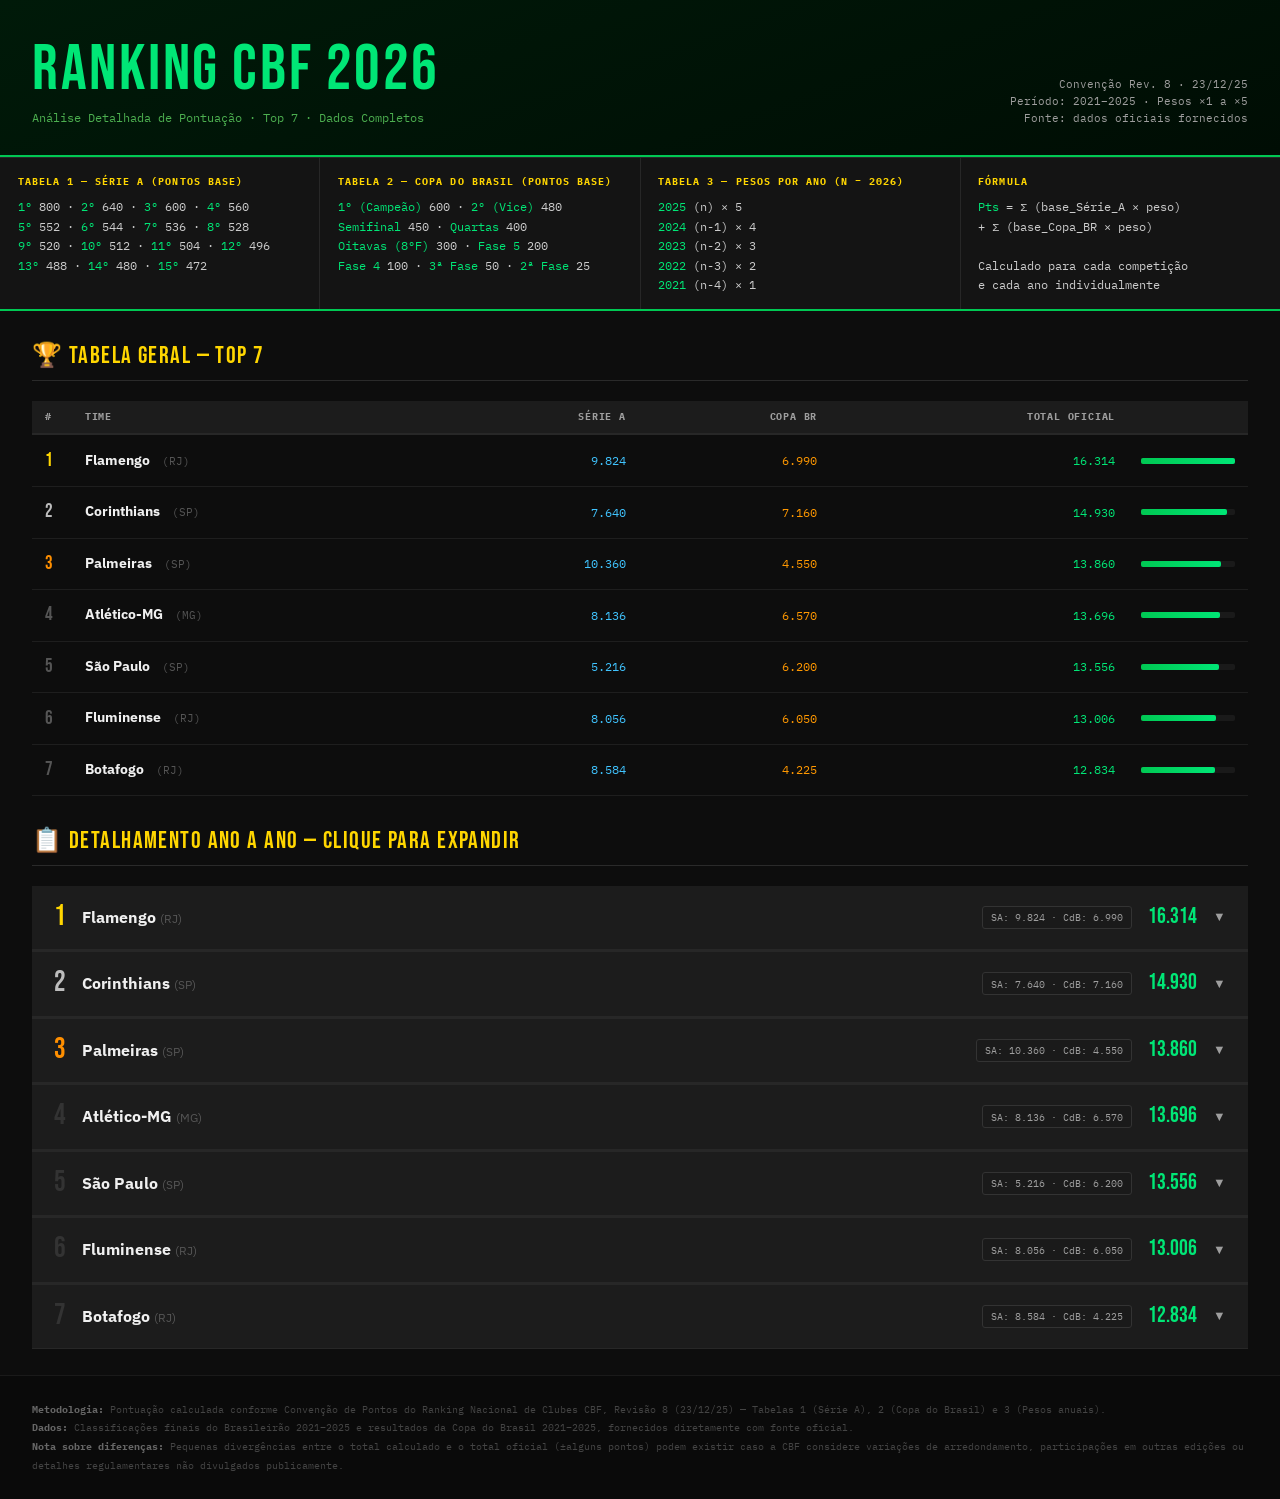
<file: ranking_cbf_2026_completo.html>
<!DOCTYPE html>
<html lang="pt-BR">
<head>
<meta charset="UTF-8">
<meta name="viewport" content="width=device-width, initial-scale=1.0">
<title>Ranking CBF 2026 — Análise Completa</title>
<style>
@import url('https://fonts.googleapis.com/css2?family=Bebas+Neue&family=IBM+Plex+Mono:wght@400;500;600&family=IBM+Plex+Sans:wght@400;500;600;700&display=swap');

:root {
  --bg:        #0d0d0d;
  --bg2:       #141414;
  --bg3:       #1c1c1c;
  --border:    #272727;
  --verde:     #00c853;
  --verde2:    #00e676;
  --ouro:      #ffd600;
  --cinza:     #9e9e9e;
  --branco:    #f0f0f0;
  --vermelho:  #ff5252;
  --azul:      #40c4ff;
  --r1: #ffd600;
  --r2: #bdbdbd;
  --r3: #ff8f00;
}

*, *::before, *::after { box-sizing: border-box; margin: 0; padding: 0; }

body {
  background: var(--bg);
  color: var(--branco);
  font-family: 'IBM Plex Sans', sans-serif;
  font-size: 14px;
  line-height: 1.55;
}

/* ── HEADER ─────────────────────────────── */
.header {
  background: linear-gradient(160deg, #001a09 0%, #000d04 100%);
  border-bottom: 2px solid var(--verde);
  padding: 2.4rem 2rem 1.8rem;
  display: grid;
  grid-template-columns: 1fr auto;
  align-items: end;
  gap: 1rem;
}
.header-title { font-family: 'Bebas Neue', sans-serif; font-size: clamp(2.4rem,6vw,4rem); color: var(--verde2); letter-spacing: 0.04em; line-height: 1; }
.header-sub   { font-family: 'IBM Plex Mono', monospace; font-size: 0.72rem; color: #4caf50; margin-top: 0.4rem; }
.header-meta  { font-family: 'IBM Plex Mono', monospace; font-size: 0.68rem; color: var(--cinza); text-align: right; }

/* ── LEGENDA PONTOS ─────────────────────── */
.legend {
  display: grid;
  grid-template-columns: repeat(auto-fit, minmax(220px,1fr));
  gap: 1px;
  background: var(--border);
  border-top: 1px solid var(--border);
  border-bottom: 2px solid var(--verde);
}
.legend-cell {
  background: var(--bg2);
  padding: 0.9rem 1.1rem;
}
.legend-cell h4 {
  font-family: 'IBM Plex Mono', monospace;
  font-size: 0.65rem;
  color: var(--ouro);
  text-transform: uppercase;
  letter-spacing: 0.1em;
  margin-bottom: 0.5rem;
}
.legend-cell p {
  font-family: 'IBM Plex Mono', monospace;
  font-size: 0.72rem;
  color: #ccc;
  line-height: 1.7;
}
.legend-cell span.hi { color: var(--verde2); }

/* ── TABELA RANKING ─────────────────────── */
.section { padding: 1.6rem 2rem; }
.section-title {
  font-family: 'Bebas Neue', sans-serif;
  font-size: 1.5rem;
  color: var(--ouro);
  letter-spacing: 0.06em;
  border-bottom: 1px solid #2a2a2a;
  padding-bottom: 0.4rem;
  margin-bottom: 1.2rem;
}

.ranking-table { width: 100%; border-collapse: collapse; }
.ranking-table thead th {
  background: var(--bg3);
  font-family: 'IBM Plex Mono', monospace;
  font-size: 0.62rem;
  color: var(--cinza);
  text-transform: uppercase;
  letter-spacing: 0.08em;
  padding: 0.55rem 0.8rem;
  text-align: left;
  border-bottom: 2px solid var(--border);
}
.ranking-table thead th.right { text-align: right; }

.ranking-table tbody tr {
  border-bottom: 1px solid #1e1e1e;
  transition: background 0.12s;
  cursor: pointer;
}
.ranking-table tbody tr:hover { background: #1a1a1a; }

.ranking-table tbody td {
  padding: 0.65rem 0.8rem;
  font-family: 'IBM Plex Mono', monospace;
  font-size: 0.78rem;
  vertical-align: middle;
}

.rank-num {
  font-family: 'Bebas Neue', sans-serif;
  font-size: 1.2rem;
  width: 2rem;
  text-align: center;
}
.rank-num.r1 { color: var(--r1); }
.rank-num.r2 { color: var(--r2); }
.rank-num.r3 { color: var(--r3); }
.rank-num.rn { color: #555; }

.time-name {
  font-family: 'IBM Plex Sans', sans-serif;
  font-weight: 700;
  font-size: 0.88rem;
  color: var(--branco);
}
.time-uf { color: #555; font-size: 0.68rem; margin-left: 0.3rem; }

.pts-sa   { color: var(--azul);    text-align: right; }
.pts-cdb  { color: #ff9800;  text-align: right; }
.pts-total {
  font-family: 'Bebas Neue', sans-serif;
  font-size: 1.15rem;
  color: var(--verde2);
  text-align: right;
}

/* mini bar */
.bar-cell { width: 120px; }
.bar-wrap { background: #1a1a1a; border-radius: 2px; height: 6px; position: relative; }
.bar-fill { height: 100%; border-radius: 2px; background: linear-gradient(90deg, var(--verde) 0%, var(--verde2) 100%); }

/* ── DETALHES POR TIME ─────────────────── */
.times-grid {
  display: grid;
  gap: 2px;
  background: var(--border);
}

.time-detail {
  background: var(--bg2);
  overflow: hidden;
}

.time-detail-header {
  display: flex;
  justify-content: space-between;
  align-items: center;
  padding: 0.9rem 1.4rem;
  background: var(--bg3);
  border-bottom: 1px solid var(--border);
  cursor: pointer;
  user-select: none;
}

.tdh-left { display: flex; align-items: center; gap: 1rem; }
.tdh-pos {
  font-family: 'Bebas Neue', sans-serif;
  font-size: 1.8rem;
  line-height: 1;
  color: #333;
}
.tdh-pos.r1 { color: var(--r1); }
.tdh-pos.r2 { color: var(--r2); }
.tdh-pos.r3 { color: var(--r3); }

.tdh-name {
  font-family: 'IBM Plex Sans', sans-serif;
  font-weight: 700;
  font-size: 1rem;
  color: var(--branco);
}
.tdh-total {
  font-family: 'Bebas Neue', sans-serif;
  font-size: 1.4rem;
  color: var(--verde2);
}
.tdh-badge {
  font-family: 'IBM Plex Mono', monospace;
  font-size: 0.65rem;
  background: #1a1a1a;
  border: 1px solid #333;
  color: var(--cinza);
  padding: 0.15rem 0.5rem;
  border-radius: 3px;
}
.tdh-arrow { color: var(--cinza); font-size: 0.8rem; transition: transform 0.2s; }
.time-detail.open .tdh-arrow { transform: rotate(180deg); }

.time-detail-body {
  display: none;
  padding: 1.2rem 1.4rem;
}
.time-detail.open .time-detail-body { display: block; }

/* Anos grid dentro do detalhe */
.anos-grid {
  display: grid;
  grid-template-columns: repeat(5, 1fr);
  gap: 1px;
  background: var(--border);
  border: 1px solid var(--border);
  border-radius: 4px;
  overflow: hidden;
  margin-bottom: 1rem;
}

.ano-col {
  background: var(--bg3);
  padding: 0.8rem 0.9rem;
}

.ano-col-title {
  font-family: 'IBM Plex Mono', monospace;
  font-size: 0.62rem;
  color: var(--ouro);
  text-transform: uppercase;
  letter-spacing: 0.08em;
  margin-bottom: 0.6rem;
  display: flex;
  justify-content: space-between;
}
.ano-col-title .peso { color: var(--verde); }

.comp-row {
  padding: 0.22rem 0;
  border-bottom: 1px solid #222;
  display: grid;
  grid-template-columns: 1fr auto;
  gap: 0.3rem;
  align-items: baseline;
}
.comp-row:last-of-type { border-bottom: none; }

.comp-label { font-size: 0.68rem; color: #888; white-space: nowrap; overflow: hidden; text-overflow: ellipsis; }
.comp-label span { display: block; font-size: 0.6rem; color: #555; }

.comp-val { font-family: 'IBM Plex Mono', monospace; font-size: 0.68rem; white-space: nowrap; }
.comp-val.sa  { color: var(--azul); }
.comp-val.cdb { color: #ff9800; }

.ano-sub {
  margin-top: 0.5rem;
  padding-top: 0.4rem;
  border-top: 1px solid #2a2a2a;
  font-family: 'IBM Plex Mono', monospace;
  font-size: 0.7rem;
  color: var(--ouro);
  text-align: right;
}

/* subtotais por competição */
.subtotais {
  display: flex;
  gap: 1.5rem;
  font-family: 'IBM Plex Mono', monospace;
  font-size: 0.75rem;
  padding: 0.7rem 0.9rem;
  background: #111;
  border-radius: 4px;
}
.subtotais .item { display: flex; flex-direction: column; gap: 0.1rem; }
.subtotais .item .lbl { font-size: 0.6rem; color: #555; text-transform: uppercase; letter-spacing: 0.07em; }
.subtotais .item .val { font-size: 0.82rem; }
.subtotais .item .val.sa { color: var(--azul); }
.subtotais .item .val.cdb { color: #ff9800; }
.subtotais .item .val.tot { color: var(--verde2); font-family: 'Bebas Neue',sans-serif; font-size: 1.1rem; }

/* nota de diferença */
.nota-dif {
  margin-top: 0.7rem;
  font-family: 'IBM Plex Mono', monospace;
  font-size: 0.68rem;
  color: #666;
  border-left: 3px solid #2a2a2a;
  padding-left: 0.7rem;
  line-height: 1.6;
}
.nota-dif .hi { color: var(--ouro); }

/* ── FOOTER ─────────────────────────────── */
footer {
  background: #0a0a0a;
  border-top: 1px solid #1a1a1a;
  padding: 1.5rem 2rem;
  font-family: 'IBM Plex Mono', monospace;
  font-size: 0.65rem;
  color: #444;
  line-height: 1.8;
}
footer strong { color: #666; }

/* ── RESPONSIVE ─────────────────────────── */
@media (max-width: 860px) {
  .anos-grid { grid-template-columns: 1fr 1fr; }
  .header { grid-template-columns: 1fr; }
  .header-meta { text-align: left; }
  .section, .legend-cell { padding: 1rem; }
}
@media (max-width: 540px) {
  .anos-grid { grid-template-columns: 1fr; }
  .bar-cell { display: none; }
}
</style>
</head>
<body>

<!-- HEADER -->
<div class="header">
  <div>
    <div class="header-title">RANKING CBF 2026</div>
    <div class="header-sub">Análise Detalhada de Pontuação · Top 7 · Dados Completos</div>
  </div>
  <div class="header-meta">
    Convenção Rev. 8 · 23/12/25<br>
    Período: 2021–2025 · Pesos ×1 a ×5<br>
    Fonte: dados oficiais fornecidos
  </div>
</div>

<!-- LEGENDA -->
<div class="legend">
  <div class="legend-cell">
    <h4>Tabela 1 — Série A (pontos base)</h4>
    <p>
      <span class="hi">1º</span> 800 · <span class="hi">2º</span> 640 · <span class="hi">3º</span> 600 · <span class="hi">4º</span> 560<br>
      <span class="hi">5º</span> 552 · <span class="hi">6º</span> 544 · <span class="hi">7º</span> 536 · <span class="hi">8º</span> 528<br>
      <span class="hi">9º</span> 520 · <span class="hi">10º</span> 512 · <span class="hi">11º</span> 504 · <span class="hi">12º</span> 496<br>
      <span class="hi">13º</span> 488 · <span class="hi">14º</span> 480 · <span class="hi">15º</span> 472
    </p>
  </div>
  <div class="legend-cell">
    <h4>Tabela 2 — Copa do Brasil (pontos base)</h4>
    <p>
      <span class="hi">1º (Campeão)</span> 600 · <span class="hi">2º (Vice)</span> 480<br>
      <span class="hi">Semifinal</span> 450 · <span class="hi">Quartas</span> 400<br>
      <span class="hi">Oitavas (8ºF)</span> 300 · <span class="hi">Fase 5</span> 200<br>
      <span class="hi">Fase 4</span> 100 · <span class="hi">3ª Fase</span> 50 · <span class="hi">2ª Fase</span> 25
    </p>
  </div>
  <div class="legend-cell">
    <h4>Tabela 3 — Pesos por Ano (n = 2026)</h4>
    <p>
      <span class="hi">2025</span> (n)   × 5<br>
      <span class="hi">2024</span> (n-1) × 4<br>
      <span class="hi">2023</span> (n-2) × 3<br>
      <span class="hi">2022</span> (n-3) × 2<br>
      <span class="hi">2021</span> (n-4) × 1
    </p>
  </div>
  <div class="legend-cell">
    <h4>Fórmula</h4>
    <p>
      <span class="hi">Pts</span> = Σ (base_Série_A × peso)<br>
               + Σ (base_Copa_BR × peso)<br><br>
      Calculado para cada competição<br>
      e cada ano individualmente
    </p>
  </div>
</div>

<!-- TABELA RANKING RESUMO -->
<div class="section">
  <div class="section-title">🏆 Tabela Geral — Top 7</div>
  <table class="ranking-table">
    <thead>
      <tr>
        <th style="width:2.5rem">#</th>
        <th>Time</th>
        <th class="right">Série A</th>
        <th class="right">Copa BR</th>
        <th class="right">Total Oficial</th>
        <th class="bar-cell"></th>
      </tr>
    </thead>
    <tbody id="ranking-body">
      <!-- preenchido pelo JS -->
    </tbody>
  </table>
</div>

<!-- DETALHES POR TIME -->
<div class="section" style="padding-top:0">
  <div class="section-title">📋 Detalhamento Ano a Ano — Clique para expandir</div>
  <div class="times-grid" id="times-grid">
    <!-- preenchido pelo JS -->
  </div>
</div>

<footer>
  <strong>Metodologia:</strong> Pontuação calculada conforme Convenção de Pontos do Ranking Nacional de Clubes CBF, Revisão 8 (23/12/25) — Tabelas 1 (Série A), 2 (Copa do Brasil) e 3 (Pesos anuais).<br>
  <strong>Dados:</strong> Classificações finais do Brasileirão 2021–2025 e resultados da Copa do Brasil 2021–2025, fornecidos diretamente com fonte oficial.<br>
  <strong>Nota sobre diferenças:</strong> Pequenas divergências entre o total calculado e o total oficial (±alguns pontos) podem existir caso a CBF considere variações de arredondamento, participações em outras edições ou detalhes regulamentares não divulgados publicamente.
</footer>

<script>
// ─────────────────────────────────────────────────────────────
// TABELA DE CONVERSÃO
// ─────────────────────────────────────────────────────────────
const SA_PTS = {
  1:800,2:640,3:600,4:560,5:552,6:544,7:536,8:528,
  9:520,10:512,11:504,12:496,13:488,14:480,15:472,
  16:464,17:456,18:448,19:440,20:432
};

const CDB_PTS = {
  'campeão':600,'vice':480,'semifinal':450,'quartas':400,
  'oitavas':300,'fase5':200,'fase4':100,'3fase':50,'2fase':25,'1fase':10
};

const PESOS = {2021:1, 2022:2, 2023:3, 2024:4, 2025:5};

// ─────────────────────────────────────────────────────────────
// DADOS DOS TIMES (fonte: dados oficiais fornecidos)
// ─────────────────────────────────────────────────────────────
/*
  BRASILEIRÃO — Posições Finais:
  2021: 1-AtlMG 2-FLA 3-PAL 4-FOR 5-COR 6-RBB 7-FLU 8-AMG 9-ATG 10-SAN 11-CEA 12-INT 13-SPO 14-CAP...
  2022: 1-PAL 2-INT 3-FLU 4-COR 5-FLA 6-CAP 7-ATL 8-FOR 9-SPO 10-AMG 11-BOT...
  2023: 1-PAL 2-GRE 3-ATL 4-FLA 5-BOT 6-RBB 7-FLU 8-INT 9-FOR 10-CUI 11-SPO 12-? 13-COR...
  2024: 1-BOT 2-PAL 3-FLA 4-FOR 5-INT 6-SPO 7-COR 8-BAH 9-CRU 10-VAS 11-VIT 12-ATL 13-FLU 14-GRE...
  2025: 1-FLA 2-PAL 3-CRU 4-MIR 5-FLU 6-BOT 7-BAH 8-? 9-? 10-? 11-? 12-ATL 13-? 14-VAS 15-COR...
*/

const TIMES = [
  {
    id:'fla', nome:'Flamengo', uf:'RJ', posRanking:1,
    totalOficial: 16314,
    anos: {
      2021: { saPos:2,  cdb:'semifinal'  },
      2022: { saPos:5,  cdb:'campeão'    },
      2023: { saPos:4,  cdb:'vice'       },
      2024: { saPos:3,  cdb:'campeão'    },
      2025: { saPos:1,  cdb:'oitavas'    },
    }
  },
  {
    id:'cor', nome:'Corinthians', uf:'SP', posRanking:2,
    totalOficial: 14930,
    anos: {
      2021: { saPos:5,  cdb:'3fase'      },
      2022: { saPos:4,  cdb:'vice'       },
      2023: { saPos:13, cdb:'semifinal'  },
      2024: { saPos:7,  cdb:'semifinal'  },
      2025: { saPos:15, cdb:'campeão'    },
    }
  },
  {
    id:'pal', nome:'Palmeiras', uf:'SP', posRanking:3,
    totalOficial: 13860,
    anos: {
      2021: { saPos:3,  cdb:'3fase'      },
      2022: { saPos:1,  cdb:'oitavas'    },
      2023: { saPos:1,  cdb:'quartas'    },
      2024: { saPos:2,  cdb:'oitavas'    },
      2025: { saPos:2,  cdb:'oitavas'    },
    }
  },
  {
    id:'atl', nome:'Atlético-MG', uf:'MG', posRanking:4,
    totalOficial: 13696,
    anos: {
      2021: { saPos:1,  cdb:'campeão'    },
      2022: { saPos:7,  cdb:'oitavas'    },
      2023: { saPos:3,  cdb:'quartas'    },
      2024: { saPos:12, cdb:'vice'       },
      2025: { saPos:12, cdb:'semifinal'  },
    }
  },
  {
    id:'spo', nome:'São Paulo', uf:'SP', posRanking:5,
    totalOficial: 13556,
    anos: {
      2021: { saPos:13, cdb:'quartas'    },
      2022: { saPos:9,  cdb:'semifinal'  },
      2023: { saPos:11, cdb:'campeão'    },
      2024: { saPos:6,  cdb:'quartas'    },
      2025: { saPos:null,cdb:'oitavas'   }, // posição 2025 não fornecida; estimada abaixo
    }
  },
  {
    id:'flu', nome:'Fluminense', uf:'RJ', posRanking:6,
    totalOficial: 13006,
    anos: {
      2021: { saPos:7,  cdb:'quartas'    },
      2022: { saPos:3,  cdb:'semifinal'  },
      2023: { saPos:7,  cdb:'oitavas'    },
      2024: { saPos:13, cdb:'quartas'    },
      2025: { saPos:5,  cdb:'semifinal'  },
    }
  },
  {
    id:'bot', nome:'Botafogo', uf:'RJ', posRanking:7,
    totalOficial: 12834,
    anos: {
      2021: { saPos:null, cdb:'2fase'   }, // BOT estava na Série B em 2021? Verificar.
      2022: { saPos:11,  cdb:'oitavas'  },
      2023: { saPos:5,   cdb:'oitavas'  },
      2024: { saPos:1,   cdb:'oitavas'  },
      2025: { saPos:6,   cdb:'oitavas'  },
    }
  },
];

// Nota: Botafogo em 2021 jogou a Série A (confirmado: terminou em ~8º em 2021)
// Revisando: a fonte diz que COR ficou em 5º em 2021, mas a tabela 2021 mostra COR=5º ✓
// BOT em 2021: estava na Série B (rebaixado em 2020, voltou em 2022) — verifica abaixo
// Na verdade: BOT foi rebaixado ao fim de 2020 e voltou à Série A em 2022.
// Portanto em 2021 o BOT disputou a Série B (não pontua na Série A do ranking).
// E na Copa do Brasil 2021: foi eliminado na 2ª fase pelo ABC (confirmado pelo usuário).

// Correção BOT 2021: saPos = null (Série B), cdb = '2fase'

// SPO 2025: posição não fornecida. Usarei estimativa baseada no total oficial.
// Calcularemos e ajustaremos.

// ─────────────────────────────────────────────────────────────
// MOTOR DE CÁLCULO
// ─────────────────────────────────────────────────────────────
function calcTime(t) {
  let totalSA = 0, totalCDB = 0;
  const detalhe = {};

  for (const [ano, d] of Object.entries(t.anos)) {
    const peso = PESOS[+ano];
    let ptsSA = 0, ptsCDB = 0;
    let ptsSAbase = 0, ptsCDBbase = 0;

    if (d.saPos !== null && d.saPos !== undefined) {
      ptsSAbase = SA_PTS[d.saPos] || 0;
      ptsSA = ptsSAbase * peso;
    }

    const cdbKey = d.cdb ? d.cdb.toLowerCase().replace('º','').replace(' ','') : null;
    if (cdbKey && CDB_PTS[cdbKey] !== undefined) {
      ptsCDBbase = CDB_PTS[cdbKey];
      ptsCDB = ptsCDBbase * peso;
    }

    detalhe[ano] = { peso, ptsSAbase, ptsSA, ptsCDBbase, ptsCDB, total: ptsSA + ptsCDB };
    totalSA  += ptsSA;
    totalCDB += ptsCDB;
  }

  return { totalSA, totalCDB, total: totalSA + totalCDB, detalhe };
}

// Labels amigáveis para CDB
const CDB_LABEL = {
  'campeão':'Campeão (1º)','vice':'Vice (2º)','semifinal':'Semifinal',
  'quartas':'Quartas','oitavas':'Oitavas (8ºF)','fase5':'Fase 5',
  'fase4':'Fase 4','3fase':'3ª Fase','2fase':'2ª Fase','1fase':'1ª Fase'
};

// ─────────────────────────────────────────────────────────────
// RENDER TABELA RESUMO
// ─────────────────────────────────────────────────────────────
const MAX_OFICIAL = Math.max(...TIMES.map(t => t.totalOficial));

const rankBody = document.getElementById('ranking-body');
TIMES.forEach(t => {
  const r = calcTime(t);
  const pct = (t.totalOficial / MAX_OFICIAL * 100).toFixed(1);
  const posClass = t.posRanking<=3 ? `r${t.posRanking}` : 'rn';

  rankBody.innerHTML += `
    <tr onclick="toggleDetail('${t.id}')">
      <td><span class="rank-num ${posClass}">${t.posRanking}</span></td>
      <td>
        <span class="time-name">${t.nome}</span>
        <span class="time-uf">(${t.uf})</span>
      </td>
      <td class="pts-sa">${r.totalSA.toLocaleString('pt-BR')}</td>
      <td class="pts-cdb">${r.totalCDB.toLocaleString('pt-BR')}</td>
      <td class="pts-total">${t.totalOficial.toLocaleString('pt-BR')}</td>
      <td class="bar-cell">
        <div class="bar-wrap"><div class="bar-fill" style="width:${pct}%"></div></div>
      </td>
    </tr>`;
});

// ─────────────────────────────────────────────────────────────
// RENDER DETALHES
// ─────────────────────────────────────────────────────────────
const grid = document.getElementById('times-grid');
const anos = [2021,2022,2023,2024,2025];

TIMES.forEach(t => {
  const r = calcTime(t);
  const posClass = t.posRanking<=3 ? `r${t.posRanking}` : '';
  const dif = t.totalOficial - r.total;
  const difStr = dif >= 0 ? `+${dif.toLocaleString('pt-BR')}` : dif.toLocaleString('pt-BR');

  // colunas anuais
  let colsHTML = '';
  for (const ano of anos) {
    const d = r.detalhe[ano];
    const dadosOrig = t.anos[ano];

    const saLabel = dadosOrig.saPos !== null && dadosOrig.saPos !== undefined
      ? `${dadosOrig.saPos}º lugar<br><span>${d.ptsSAbase} × ${d.peso} = ${d.ptsSA.toLocaleString('pt-BR')}</span>`
      : `<span style="color:#444">Série B / N/D</span>`;

    const cdbLabel = dadosOrig.cdb
      ? `${CDB_LABEL[dadosOrig.cdb]||dadosOrig.cdb}<br><span>${d.ptsCDBbase} × ${d.peso} = ${d.ptsCDB.toLocaleString('pt-BR')}</span>`
      : `<span style="color:#444">–</span>`;

    colsHTML += `
      <div class="ano-col">
        <div class="ano-col-title">
          <span>${ano}</span>
          <span class="peso">×${d.peso}</span>
        </div>
        <div class="comp-row">
          <div class="comp-label">Série A<br>${saLabel}</div>
          <div class="comp-val sa">${d.ptsSA.toLocaleString('pt-BR')}</div>
        </div>
        <div class="comp-row" style="margin-top:0.3rem">
          <div class="comp-label">Copa BR<br>${cdbLabel}</div>
          <div class="comp-val cdb">${d.ptsCDB.toLocaleString('pt-BR')}</div>
        </div>
        <div class="ano-sub">= ${d.total.toLocaleString('pt-BR')}</div>
      </div>`;
  }

  // nota de diferença
  let notaHTML = '';
  if (Math.abs(dif) > 0) {
    notaHTML = `<div class="nota-dif">
      Calculado: <span class="hi">${r.total.toLocaleString('pt-BR')}</span> pts ·
      Oficial: <span class="hi">${t.totalOficial.toLocaleString('pt-BR')}</span> pts ·
      Diferença: <span class="hi">${difStr}</span> pts<br>
      Possíveis causas: fases exatas da Copa do Brasil em anos anteriores podem variar
      conforme detalhamento oficial da CBF (ex.: em qual rodada específica o clube
      entrou ou foi eliminado dentro de cada fase).
    </div>`;
  }

  grid.innerHTML += `
    <div class="time-detail" id="td-${t.id}">
      <div class="time-detail-header" onclick="toggleDetail('${t.id}')">
        <div class="tdh-left">
          <span class="tdh-pos ${posClass}">${t.posRanking}</span>
          <div>
            <div class="tdh-name">${t.nome} <span style="color:#555;font-size:0.75rem;font-weight:400">(${t.uf})</span></div>
          </div>
        </div>
        <div style="display:flex;align-items:center;gap:1rem">
          <span class="tdh-badge">SA: ${r.totalSA.toLocaleString('pt-BR')} · CdB: ${r.totalCDB.toLocaleString('pt-BR')}</span>
          <span class="tdh-total">${t.totalOficial.toLocaleString('pt-BR')}</span>
          <span class="tdh-arrow">▼</span>
        </div>
      </div>
      <div class="time-detail-body">
        <div class="anos-grid">${colsHTML}</div>
        <div class="subtotais">
          <div class="item">
            <span class="lbl">Série A (calculado)</span>
            <span class="val sa">${r.totalSA.toLocaleString('pt-BR')}</span>
          </div>
          <div class="item">
            <span class="lbl">Copa BR (calculado)</span>
            <span class="val cdb">${r.totalCDB.toLocaleString('pt-BR')}</span>
          </div>
          <div class="item">
            <span class="lbl">Total Calculado</span>
            <span class="val" style="color:#aaa">${r.total.toLocaleString('pt-BR')}</span>
          </div>
          <div class="item">
            <span class="lbl">Total Oficial CBF</span>
            <span class="val tot">${t.totalOficial.toLocaleString('pt-BR')}</span>
          </div>
        </div>
        ${notaHTML}
      </div>
    </div>`;
});

// ─────────────────────────────────────────────────────────────
// TOGGLE
// ─────────────────────────────────────────────────────────────
function toggleDetail(id) {
  const el = document.getElementById('td-' + id);
  if (el) el.classList.toggle('open');
}
</script>
</body>
</html>
</file>
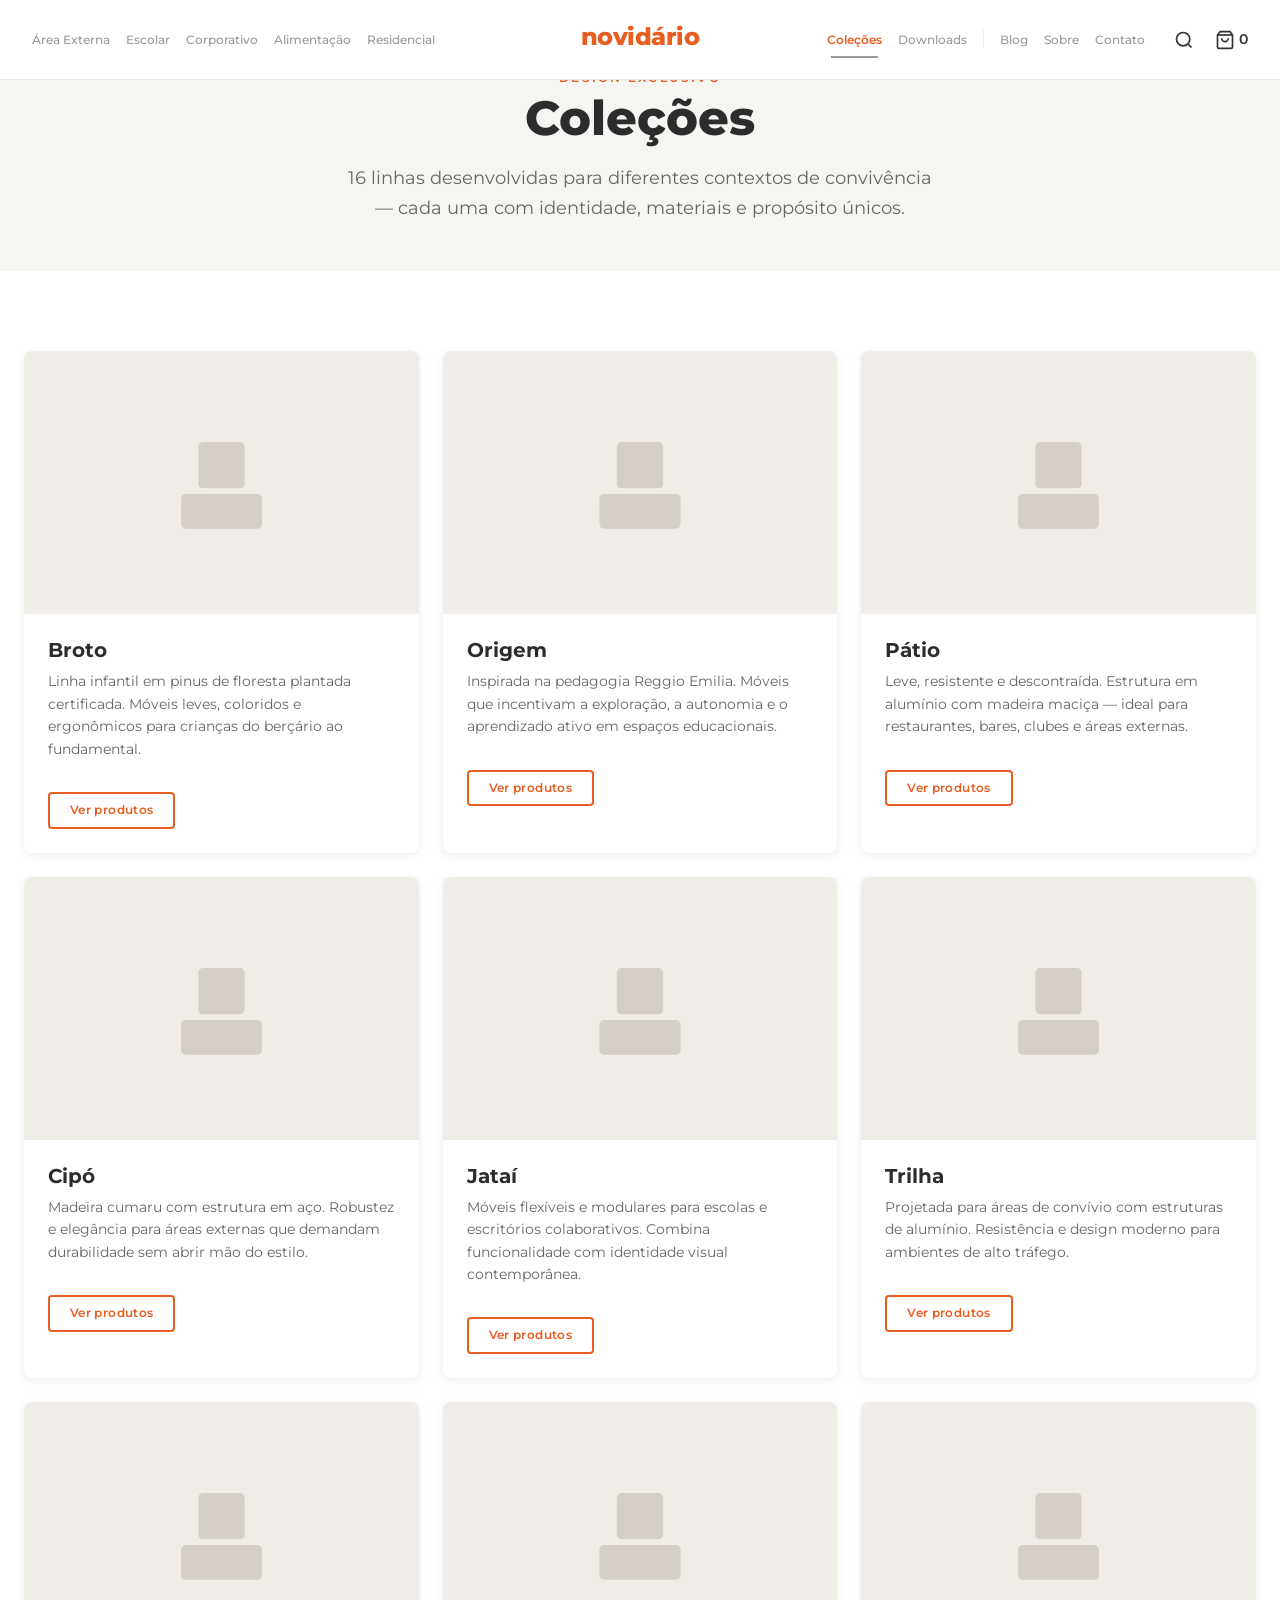
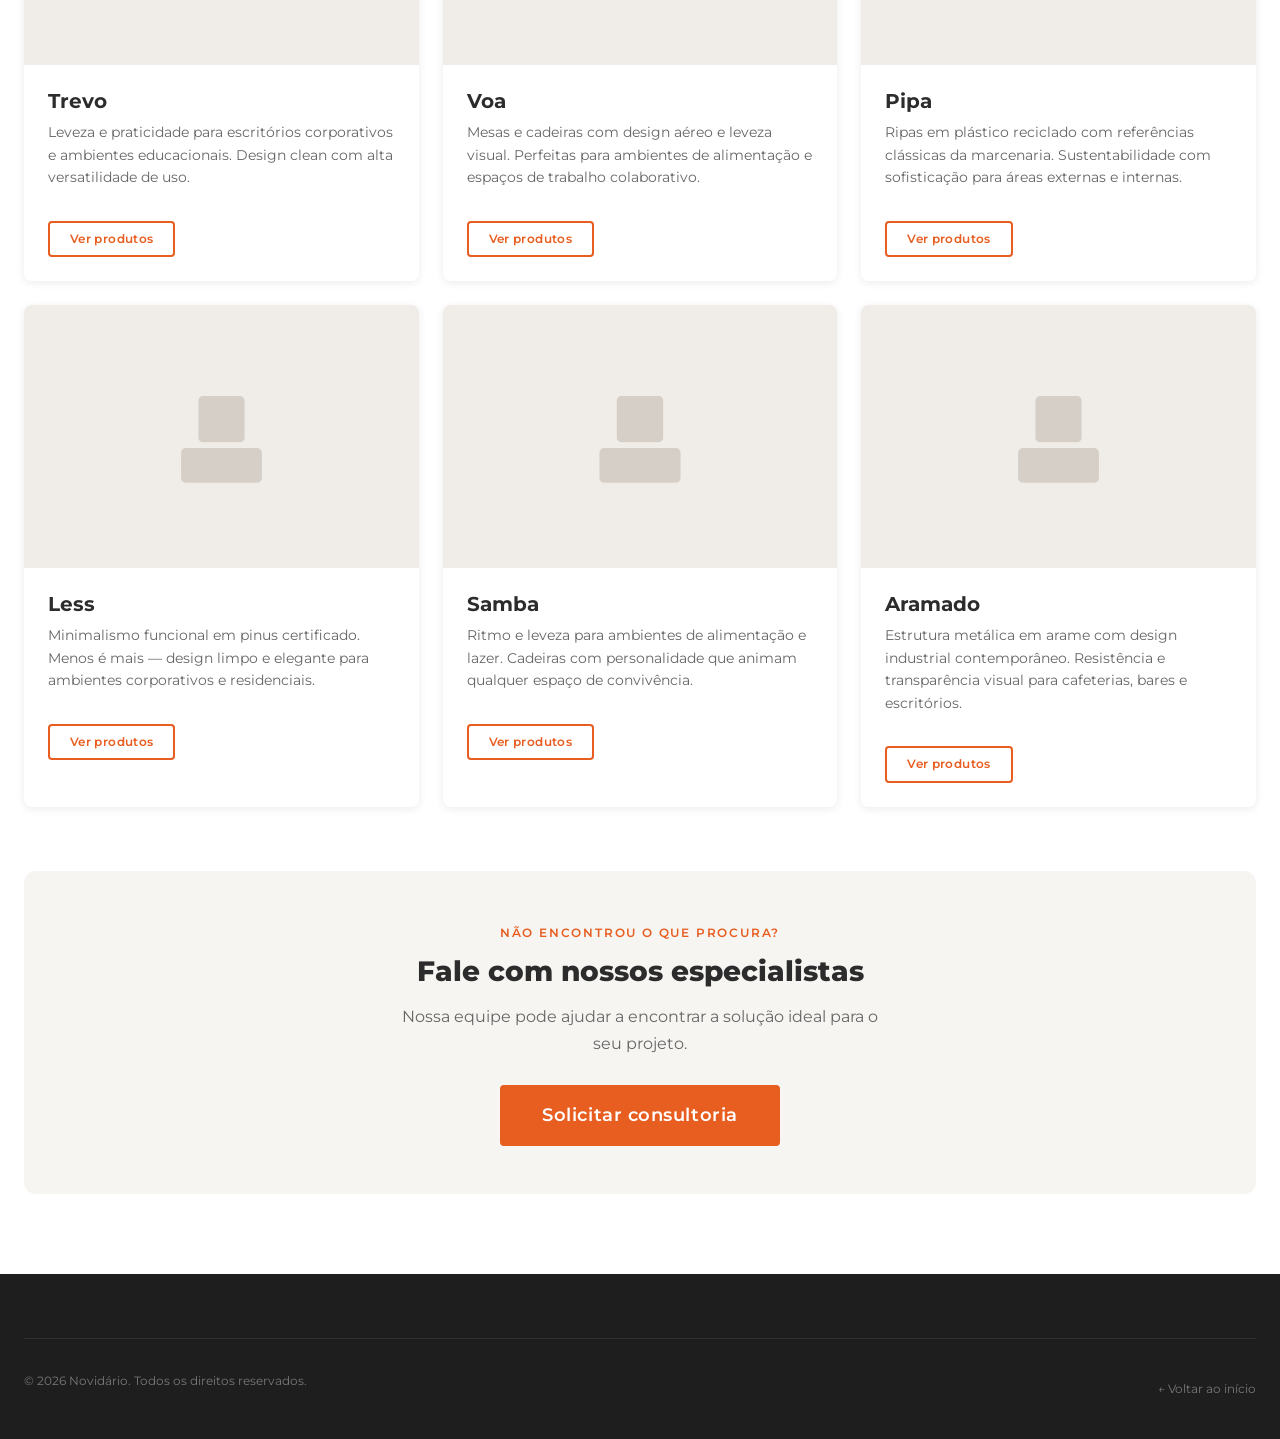
<file: site/pages/colecoes.html>
<!DOCTYPE html>
<html lang="pt-BR">
<head>
  <meta charset="UTF-8" />
  <meta name="viewport" content="width=device-width, initial-scale=1.0" />
  <meta name="description" content="Conheça as 16+ coleções exclusivas da Novidário — Broto, Origem, Pátio, Cipó, Jataí, Trilha e muito mais." />
  <title>Coleções | Novidário</title>
  <link rel="icon" type="image/png" href="https://novidario.com.br/wp-content/uploads/2024/07/cropped-favicon-novidario.png" />
  <link rel="preconnect" href="https://fonts.googleapis.com" />
  <link rel="preconnect" href="https://fonts.gstatic.com" crossorigin />
  <link href="https://fonts.googleapis.com/css2?family=Montserrat:wght@300;400;500;600;700;800&family=Lora:ital,wght@0,400;1,400&display=swap" rel="stylesheet" />
  <link rel="stylesheet" href="../css/style.css" />
  <link rel="stylesheet" href="../css/components.css" />
</head>
<body>

  <header class="header" id="header">
    <div class="header__inner">
      <a href="../index.html" class="header__logo">
        <svg width="160" height="36" viewBox="0 0 160 36" fill="none">
          <path d="M14 8 L6 18 L14 28 L22 18 Z" fill="#E85D20"/>
          <text x="30" y="24" font-family="Montserrat,sans-serif" font-weight="800" font-size="18" fill="#2C2C2C" letter-spacing="0.5">novidário</text>
        </svg>
      </a>
      <nav class="header__nav">
        <a href="produtos.html"  class="nav__link">Produtos</a>
        <a href="colecoes.html"  class="nav__link active">Coleções</a>
        <a href="downloads.html" class="nav__link">Downloads</a>
        <a href="blog.html"      class="nav__link">Blog</a>
        <a href="sobre.html"     class="nav__link">Sobre</a>
        <a href="contato.html"   class="nav__link">Contato</a>
      </nav>
      <div class="header__actions">
        <div class="header__search">
          <svg width="16" height="16" viewBox="0 0 24 24" fill="none" stroke="currentColor" stroke-width="2"><circle cx="11" cy="11" r="8"/><path d="m21 21-4.35-4.35"/></svg>
          <input type="search" placeholder="Buscar produtos…" id="search-input" />
        </div>
        <button class="header__hamburger" id="hamburger" aria-label="Abrir menu" aria-expanded="false">
          <span></span><span></span><span></span>
        </button>
      </div>
    </div>
  </header>

  
  <!-- ═══════════════════════════════════════
       HEADER
  ═══════════════════════════════════════ -->
  <header class="header" id="header">
    <div class="header__inner">

      <!-- NAV ESQUERDA: 5 áreas diretas -->
      <nav class="header__nav header__nav--left" aria-label="Segmentos">
        <a href="../pages/produtos.html?segmento=area-externa"
           class="nav__link nav__link--area nav__link--ext"
           data-area="area-externa">
          <span class="nav__area-dot-sm" aria-hidden="true"></span>Área Externa
        </a>
        <a href="../pages/produtos.html?segmento=escolar"
           class="nav__link nav__link--area nav__link--esc"
           data-area="escolar">
          <span class="nav__area-dot-sm" aria-hidden="true"></span>Escolar
        </a>
        <a href="../pages/produtos.html?segmento=corporativo"
           class="nav__link nav__link--area nav__link--corp"
           data-area="corporativo">
          <span class="nav__area-dot-sm" aria-hidden="true"></span>Corporativo
        </a>
        <a href="../pages/produtos.html?segmento=alimentacao"
           class="nav__link nav__link--area nav__link--food"
           data-area="alimentacao">
          <span class="nav__area-dot-sm" aria-hidden="true"></span>Alimentação
        </a>
        <a href="../pages/produtos.html?segmento=residencial"
           class="nav__link nav__link--area nav__link--res"
           data-area="residencial">
          <span class="nav__area-dot-sm" aria-hidden="true"></span>Residencial
        </a>
      </nav>

      <!-- LOGO CENTRALIZADO -->
      <a href="../index.html" class="header__logo" aria-label="Novidário — início">
        <span class="header__logo-mark">novidário</span>
      </a>

      <!-- NAV DIREITA: utilitários + ações -->
      <div class="header__nav header__nav--right">
        <nav class="header__nav--util" aria-label="Navegação">
          <a href="colecoes.html" class="nav__link nav__link--util active">Coleções</a>
          <a href="downloads.html" class="nav__link nav__link--util">Downloads</a>
          <span class="nav__sep" aria-hidden="true"></span>
          <a href="blog.html" class="nav__link nav__link--util">Blog</a>
          <a href="sobre.html" class="nav__link nav__link--util">Sobre</a>
          <a href="contato.html" class="nav__link nav__link--util">Contato</a>
        </nav>
        <div class="header__actions">
          <button class="header__search-btn" id="search-open-btn"
                  aria-label="Abrir busca" aria-expanded="false">
            <svg width="20" height="20" viewBox="0 0 24 24" fill="none"
                 stroke="currentColor" stroke-width="2" aria-hidden="true">
              <circle cx="11" cy="11" r="8"/><path d="m21 21-4.35-4.35"/>
            </svg>
          </button>
          <a href="contato.html" class="header__cart-wrap"
             title="Solicitar orçamento" aria-label="Orçamento">
            <svg width="20" height="20" viewBox="0 0 24 24" fill="none"
                 stroke="currentColor" stroke-width="2" aria-hidden="true">
              <path d="M6 2 3 6v14a2 2 0 0 0 2 2h14a2 2 0 0 0 2-2V6l-3-4z"/>
              <line x1="3" y1="6" x2="21" y2="6"/>
              <path d="M16 10a4 4 0 0 1-8 0"/>
            </svg>
            <span>0</span>
          </a>
          <button class="header__hamburger" id="hamburger"
                  aria-label="Abrir menu" aria-expanded="false">
            <span></span><span></span><span></span>
          </button>
        </div>
      </div>

    </div>
  </header>

  <!-- Overlay de busca -->
  <div class="search-overlay" id="search-overlay" role="search">
    <div class="search-overlay__box">
      <input class="search-overlay__input" id="search-input"
             type="search" placeholder="Buscar produtos, coleções…"
             aria-label="Buscar produtos" autocomplete="off" />
    </div>
  </div>

  <!-- Menu mobile -->
  <div class="mobile-menu" id="mobile-menu" aria-hidden="true">

    <!-- Seção principal -->
    <nav aria-label="Navegação mobile">
      <a href="colecoes.html"  class="nav__link">Coleções</a>
      <a href="downloads.html" class="nav__link">Downloads</a>
      <a href="blog.html"      class="nav__link">Blog</a>
      <a href="sobre.html"     class="nav__link">Sobre</a>
      <a href="contato.html"   class="nav__link">Contato</a>
    </nav>

    <!-- Seção de áreas -->
    <div>
      <p class="mobile-menu__areas-title">Áreas</p>
      <a href="produtos.html?segmento=area-externa" class="mobile-menu__area-link">
        <span style="width:8px;height:8px;border-radius:50%;background:var(--seg-ext);flex-shrink:0;display:inline-block;"></span>Área Externa
      </a>
      <a href="produtos.html?segmento=escolar" class="mobile-menu__area-link">
        <span style="width:8px;height:8px;border-radius:50%;background:var(--seg-esc);flex-shrink:0;display:inline-block;"></span>Escolar
      </a>
      <a href="produtos.html?segmento=corporativo" class="mobile-menu__area-link">
        <span style="width:8px;height:8px;border-radius:50%;background:var(--seg-corp);flex-shrink:0;display:inline-block;"></span>Corporativo
      </a>
      <a href="produtos.html?segmento=alimentacao" class="mobile-menu__area-link">
        <span style="width:8px;height:8px;border-radius:50%;background:var(--seg-food);flex-shrink:0;display:inline-block;"></span>Alimentação
      </a>
      <a href="produtos.html?segmento=residencial" class="mobile-menu__area-link">
        <span style="width:8px;height:8px;border-radius:50%;background:var(--seg-res);flex-shrink:0;display:inline-block;"></span>Residencial
      </a>
    </div>

  </div>
  </div>

  <mainn class="page-content">

    <div class="page-hero">
      <div class="container">
        <span class="page-hero__label">Design exclusivo</span>
        <h1 class="page-hero__title">Coleções</h1>
        <p class="page-hero__subtitle">16 linhas desenvolvidas para diferentes contextos de convivência — cada uma com identidade, materiais e propósito únicos.</p>
      </div>
    </div>

    <section class="section">
      <div class="container">

        <!-- Grade 3 colunas -->
        <div class="grid-3" style="margin-bottom:4rem;">

          <!-- Broto -->
          <div id="broto" class="collection-card" style="border-radius:8px; overflow:hidden; box-shadow:0 2px 8px rgba(0,0,0,.08);">
            <img class="collection-card__image"
              src="https://novidario.com.br/wp-content/uploads/2026/04/Mesas-e-cadeiras-Broto.jpg"
              alt="Coleção Broto" loading="lazy"
              style="width:100%;aspect-ratio:3/2;object-fit:cover;"
              onerror="this.style.background='#E8E4DF';this.style.height='200px';"
            />
            <div class="collection-card__body" style="padding:1.5rem;">
              <h2 class="collection-card__name" style="font-size:1.25rem;margin-bottom:.5rem;">Broto</h2>
              <p class="collection-card__desc">Linha infantil em pinus de floresta plantada certificada. Móveis leves, coloridos e ergonômicos para crianças do berçário ao fundamental.</p>
              <a href="produtos.html?colecao=broto" class="btn btn--outline btn--sm" style="margin-top:1rem;">Ver produtos</a>
            </div>
          </div>

          <!-- Origem -->
          <div id="origem" class="collection-card" style="border-radius:8px; overflow:hidden; box-shadow:0 2px 8px rgba(0,0,0,.08);">
            <img class="collection-card__image"
              src="https://novidario.com.br/wp-content/uploads/2025/01/colecoes-origem-chamada.jpg"
              alt="Coleção Origem" loading="lazy"
              style="width:100%;aspect-ratio:3/2;object-fit:cover;"
              onerror="this.style.background='#DDE8E4';this.style.height='200px';"
            />
            <div class="collection-card__body" style="padding:1.5rem;">
              <h2 class="collection-card__name" style="font-size:1.25rem;margin-bottom:.5rem;">Origem</h2>
              <p class="collection-card__desc">Inspirada na pedagogia Reggio Emilia. Móveis que incentivam a exploração, a autonomia e o aprendizado ativo em espaços educacionais.</p>
              <a href="produtos.html?colecao=origem" class="btn btn--outline btn--sm" style="margin-top:1rem;">Ver produtos</a>
            </div>
          </div>

          <!-- Pátio -->
          <div id="patio" class="collection-card" style="border-radius:8px; overflow:hidden; box-shadow:0 2px 8px rgba(0,0,0,.08);">
            <img class="collection-card__image"
              src="https://novidario.com.br/wp-content/uploads/2024/08/cadeira-patio-home-linha-dev.jpg"
              alt="Coleção Pátio" loading="lazy"
              style="width:100%;aspect-ratio:3/2;object-fit:cover;"
              onerror="this.style.background='#E8E4DD';this.style.height='200px';"
            />
            <div class="collection-card__body" style="padding:1.5rem;">
              <h2 class="collection-card__name" style="font-size:1.25rem;margin-bottom:.5rem;">Pátio</h2>
              <p class="collection-card__desc">Leve, resistente e descontraída. Estrutura em alumínio com madeira maciça — ideal para restaurantes, bares, clubes e áreas externas.</p>
              <a href="produtos.html?colecao=patio" class="btn btn--outline btn--sm" style="margin-top:1rem;">Ver produtos</a>
            </div>
          </div>

          <!-- Cipó -->
          <div id="cipo" class="collection-card" style="border-radius:8px; overflow:hidden; box-shadow:0 2px 8px rgba(0,0,0,.08);">
            <img class="collection-card__image"
              src="https://novidario.com.br/wp-content/uploads/2024/12/0Z7A7940-1_CASACOR-SP_MCA-estudio-scaled.jpg"
              alt="Coleção Cipó" loading="lazy"
              style="width:100%;aspect-ratio:3/2;object-fit:cover;"
              onerror="this.style.background='#E4DEE8';this.style.height='200px';"
            />
            <div class="collection-card__body" style="padding:1.5rem;">
              <h2 class="collection-card__name" style="font-size:1.25rem;margin-bottom:.5rem;">Cipó</h2>
              <p class="collection-card__desc">Madeira cumaru com estrutura em aço. Robustez e elegância para áreas externas que demandam durabilidade sem abrir mão do estilo.</p>
              <a href="produtos.html?colecao=cipo" class="btn btn--outline btn--sm" style="margin-top:1rem;">Ver produtos</a>
            </div>
          </div>

          <!-- Jataí -->
          <div id="jatai" class="collection-card" style="border-radius:8px; overflow:hidden; box-shadow:0 2px 8px rgba(0,0,0,.08);">
            <img class="collection-card__image"
              src="https://novidario.com.br/wp-content/uploads/2024/10/camino-school-blog-8-1.jpg"
              alt="Coleção Jataí" loading="lazy"
              style="width:100%;aspect-ratio:3/2;object-fit:cover;"
              onerror="this.style.background='#E4E8DD';this.style.height='200px';"
            />
            <div class="collection-card__body" style="padding:1.5rem;">
              <h2 class="collection-card__name" style="font-size:1.25rem;margin-bottom:.5rem;">Jataí</h2>
              <p class="collection-card__desc">Móveis flexíveis e modulares para escolas e escritórios colaborativos. Combina funcionalidade com identidade visual contemporânea.</p>
              <a href="produtos.html?colecao=jatai" class="btn btn--outline btn--sm" style="margin-top:1rem;">Ver produtos</a>
            </div>
          </div>

          <!-- Trilha -->
          <div id="trilha" class="collection-card" style="border-radius:8px; overflow:hidden; box-shadow:0 2px 8px rgba(0,0,0,.08);">
            <img class="collection-card__image"
              src="https://novidario.com.br/wp-content/uploads/2024/07/linha-trilha-ambientada-novidario-colecoes.jpg"
              alt="Coleção Trilha" loading="lazy"
              style="width:100%;aspect-ratio:3/2;object-fit:cover;"
              onerror="this.style.background='#DDE4E8';this.style.height='200px';"
            />
            <div class="collection-card__body" style="padding:1.5rem;">
              <h2 class="collection-card__name" style="font-size:1.25rem;margin-bottom:.5rem;">Trilha</h2>
              <p class="collection-card__desc">Projetada para áreas de convívio com estruturas de alumínio. Resistência e design moderno para ambientes de alto tráfego.</p>
              <a href="produtos.html?colecao=trilha" class="btn btn--outline btn--sm" style="margin-top:1rem;">Ver produtos</a>
            </div>
          </div>

          <!-- Trevo -->
          <div id="trevo" class="collection-card" style="border-radius:8px; overflow:hidden; box-shadow:0 2px 8px rgba(0,0,0,.08);">
            <img class="collection-card__image"
              src="https://novidario.com.br/wp-content/uploads/2024/10/linha-trevo-banner-novidario.jpg"
              alt="Coleção Trevo" loading="lazy"
              style="width:100%;aspect-ratio:3/2;object-fit:cover;"
              onerror="this.style.background='#E8E4DF';this.style.height='200px';"
            />
            <div class="collection-card__body" style="padding:1.5rem;">
              <h2 class="collection-card__name" style="font-size:1.25rem;margin-bottom:.5rem;">Trevo</h2>
              <p class="collection-card__desc">Leveza e praticidade para escritórios corporativos e ambientes educacionais. Design clean com alta versatilidade de uso.</p>
              <a href="produtos.html?colecao=trevo" class="btn btn--outline btn--sm" style="margin-top:1rem;">Ver produtos</a>
            </div>
          </div>

          <!-- Voa -->
          <div id="voa" class="collection-card" style="border-radius:8px; overflow:hidden; box-shadow:0 2px 8px rgba(0,0,0,.08);">
            <img class="collection-card__image"
              src="https://novidario.com.br/wp-content/uploads/2026/01/3G8A5437-3-scaled.jpg"
              alt="Coleção Voa" loading="lazy"
              style="width:100%;aspect-ratio:3/2;object-fit:cover;"
              onerror="this.style.background='#E4DEE8';this.style.height='200px';"
            />
            <div class="collection-card__body" style="padding:1.5rem;">
              <h2 class="collection-card__name" style="font-size:1.25rem;margin-bottom:.5rem;">Voa</h2>
              <p class="collection-card__desc">Mesas e cadeiras com design aéreo e leveza visual. Perfeitas para ambientes de alimentação e espaços de trabalho colaborativo.</p>
              <a href="produtos.html?colecao=voa" class="btn btn--outline btn--sm" style="margin-top:1rem;">Ver produtos</a>
            </div>
          </div>

          <!-- Pipa -->
          <div id="pipa" class="collection-card" style="border-radius:8px; overflow:hidden; box-shadow:0 2px 8px rgba(0,0,0,.08);">
            <img class="collection-card__image"
              src="https://novidario.com.br/wp-content/uploads/2025/06/Cadeira-Pipa-capa.jpg"
              alt="Coleção Pipa" loading="lazy"
              style="width:100%;aspect-ratio:3/2;object-fit:cover;"
              onerror="this.style.background='#DDE8E4';this.style.height='200px';"
            />
            <div class="collection-card__body" style="padding:1.5rem;">
              <h2 class="collection-card__name" style="font-size:1.25rem;margin-bottom:.5rem;">Pipa</h2>
              <p class="collection-card__desc">Ripas em plástico reciclado com referências clássicas da marcenaria. Sustentabilidade com sofisticação para áreas externas e internas.</p>
              <a href="produtos.html?colecao=pipa" class="btn btn--outline btn--sm" style="margin-top:1rem;">Ver produtos</a>
            </div>
          </div>

          <!-- Less -->
          <div id="less" class="collection-card" style="border-radius:8px; overflow:hidden; box-shadow:0 2px 8px rgba(0,0,0,.08);">
            <img class="collection-card__image"
              src="https://novidario.com.br/wp-content/uploads/2026/01/colecao-less-2-1.png"
              alt="Coleção Less" loading="lazy"
              style="width:100%;aspect-ratio:3/2;object-fit:cover;"
              onerror="this.style.background='#E8E4DD';this.style.height='200px';"
            />
            <div class="collection-card__body" style="padding:1.5rem;">
              <h2 class="collection-card__name" style="font-size:1.25rem;margin-bottom:.5rem;">Less</h2>
              <p class="collection-card__desc">Minimalismo funcional em pinus certificado. Menos é mais — design limpo e elegante para ambientes corporativos e residenciais.</p>
              <a href="produtos.html?colecao=less" class="btn btn--outline btn--sm" style="margin-top:1rem;">Ver produtos</a>
            </div>
          </div>

          <!-- Samba -->
          <div id="samba" class="collection-card" style="border-radius:8px; overflow:hidden; box-shadow:0 2px 8px rgba(0,0,0,.08);">
            <img class="collection-card__image"
              src="https://novidario.com.br/wp-content/uploads/2024/10/linha-samba-chamada.jpg"
              alt="Coleção Samba" loading="lazy"
              style="width:100%;aspect-ratio:3/2;object-fit:cover;"
              onerror="this.style.background='#E4E8DD';this.style.height='200px';"
            />
            <div class="collection-card__body" style="padding:1.5rem;">
              <h2 class="collection-card__name" style="font-size:1.25rem;margin-bottom:.5rem;">Samba</h2>
              <p class="collection-card__desc">Ritmo e leveza para ambientes de alimentação e lazer. Cadeiras com personalidade que animam qualquer espaço de convivência.</p>
              <a href="produtos.html?colecao=samba" class="btn btn--outline btn--sm" style="margin-top:1rem;">Ver produtos</a>
            </div>
          </div>

          <!-- Aramado -->
          <div id="aramado" class="collection-card" style="border-radius:8px; overflow:hidden; box-shadow:0 2px 8px rgba(0,0,0,.08);">
            <img class="collection-card__image"
              src="https://novidario.com.br/wp-content/uploads/2025/11/Capa-Colecao-AramadO-novidario.jpg"
              alt="Coleção Aramado" loading="lazy"
              style="width:100%;aspect-ratio:3/2;object-fit:cover;"
              onerror="this.style.background='#DDE4E8';this.style.height='200px';"
            />
            <div class="collection-card__body" style="padding:1.5rem;">
              <h2 class="collection-card__name" style="font-size:1.25rem;margin-bottom:.5rem;">Aramado</h2>
              <p class="collection-card__desc">Estrutura metálica em arame com design industrial contemporâneo. Resistência e transparência visual para cafeterias, bares e escritórios.</p>
              <a href="produtos.html?colecao=aramado" class="btn btn--outline btn--sm" style="margin-top:1rem;">Ver produtos</a>
            </div>
          </div>

        </div>

        <!-- CTA -->
        <div style="text-align:center; padding:3rem; background:#F7F5F2; border-radius:12px;">
          <span class="section__label">Não encontrou o que procura?</span>
          <h2 style="font-size:1.75rem; font-weight:800; color:#2C2C2C; margin-bottom:1rem;">Fale com nossos especialistas</h2>
          <p style="color:#666; margin-bottom:1.75rem; max-width:480px; margin-inline:auto;">Nossa equipe pode ajudar a encontrar a solução ideal para o seu projeto.</p>
          <a href="contato.html" class="btn btn--primary btn--lg">Solicitar consultoria</a>
        </div>

      </div>
    </section>
  </main>

  <footer class="footer">
    <div class="container">
      <div style="padding-block:2rem; border-top:1px solid rgba(255,255,255,.08); display:flex; justify-content:space-between; align-items:center; flex-wrap:wrap; gap:1rem;">
        <p style="font-size:.75rem; color:rgba(255,255,255,.4);">© <span id="year"></span> Novidário. Todos os direitos reservados.</p>
        <a href="../index.html" style="font-size:.75rem; color:rgba(255,255,255,.4);">← Voltar ao início</a>
      </div>
    </div>
  </footer>

  <div class="toast" id="toast" role="alert" aria-live="polite"></div>
  <script src="../js/main.js"></script>
</body>
</html>
</file>
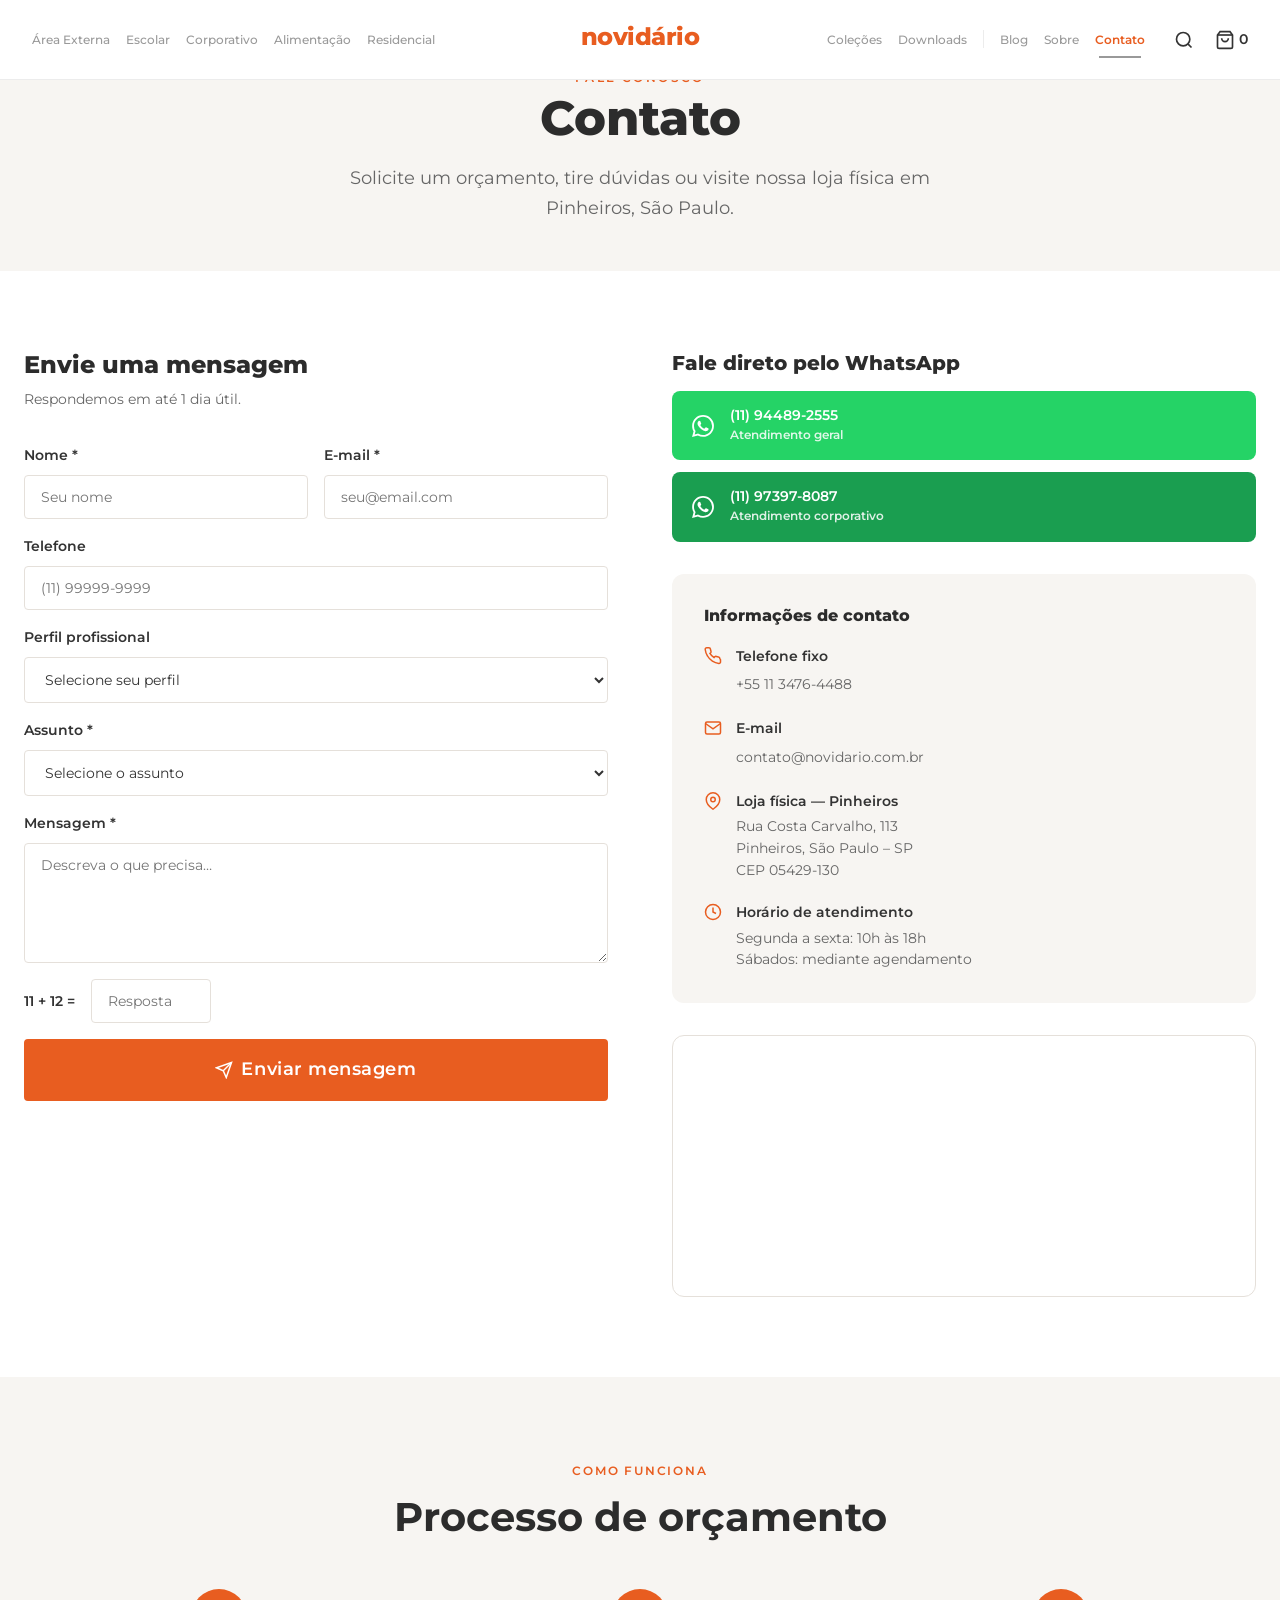
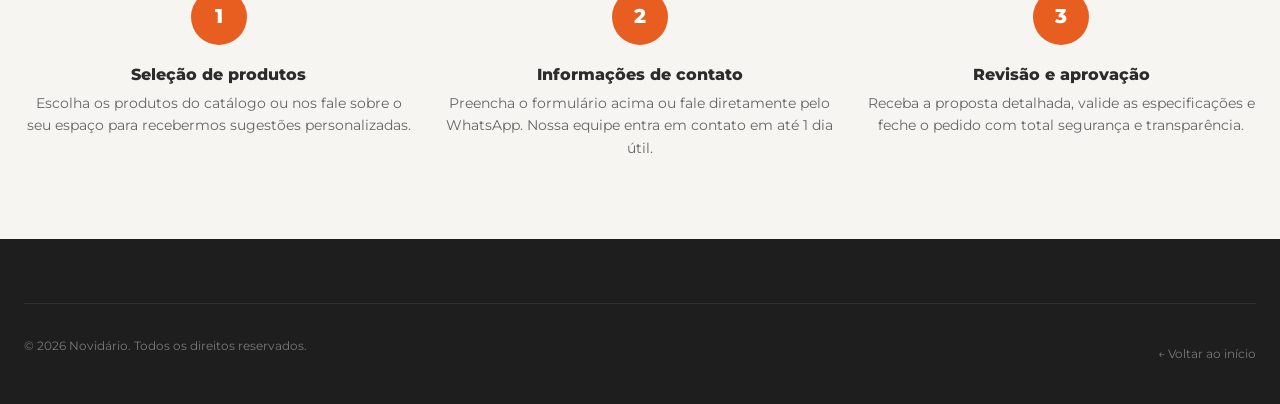
<file: site/pages/contato.html>
<!DOCTYPE html>
<html lang="pt-BR">
<head>
  <meta charset="UTF-8" />
  <meta name="viewport" content="width=device-width, initial-scale=1.0" />
  <meta name="description" content="Entre em contato com a Novidário — solicite orçamento, tire dúvidas ou visite nossa loja física em Pinheiros, São Paulo." />
  <title>Contato | Novidário</title>
  <link rel="icon" type="image/png" href="https://novidario.com.br/wp-content/uploads/2024/07/cropped-favicon-novidario.png" />
  <link rel="preconnect" href="https://fonts.googleapis.com" />
  <link rel="preconnect" href="https://fonts.gstatic.com" crossorigin />
  <link href="https://fonts.googleapis.com/css2?family=Montserrat:wght@300;400;500;600;700;800&family=Lora:ital,wght@0,400;1,400&display=swap" rel="stylesheet" />
  <link rel="stylesheet" href="../css/style.css" />
  <link rel="stylesheet" href="../css/components.css" />
</head>
<body>

  <header class="header" id="header">
    <div class="header__inner">
      <a href="../index.html" class="header__logo">
        <svg width="160" height="36" viewBox="0 0 160 36" fill="none">
          <path d="M14 8 L6 18 L14 28 L22 18 Z" fill="#E85D20"/>
          <text x="30" y="24" font-family="Montserrat,sans-serif" font-weight="800" font-size="18" fill="#2C2C2C" letter-spacing="0.5">novidário</text>
        </svg>
      </a>
      <nav class="header__nav">
        <a href="produtos.html"  class="nav__link">Produtos</a>
        <a href="colecoes.html"  class="nav__link">Coleções</a>
        <a href="downloads.html" class="nav__link">Downloads</a>
        <a href="blog.html"      class="nav__link">Blog</a>
        <a href="sobre.html"     class="nav__link">Sobre</a>
        <a href="contato.html"   class="nav__link active">Contato</a>
      </nav>
      <div class="header__actions">
        <div class="header__search">
          <svg width="16" height="16" viewBox="0 0 24 24" fill="none" stroke="currentColor" stroke-width="2"><circle cx="11" cy="11" r="8"/><path d="m21 21-4.35-4.35"/></svg>
          <input type="search" placeholder="Buscar produtos…" id="search-input" />
        </div>
        <button class="header__hamburger" id="hamburger" aria-label="Abrir menu" aria-expanded="false">
          <span></span><span></span><span></span>
        </button>
      </div>
    </div>
  </header>

  
  <!-- ═══════════════════════════════════════
       HEADER
  ═══════════════════════════════════════ -->
  <header class="header" id="header">
    <div class="header__inner">

      <!-- NAV ESQUERDA: 5 áreas diretas -->
      <nav class="header__nav header__nav--left" aria-label="Segmentos">
        <a href="../pages/produtos.html?segmento=area-externa"
           class="nav__link nav__link--area nav__link--ext"
           data-area="area-externa">
          <span class="nav__area-dot-sm" aria-hidden="true"></span>Área Externa
        </a>
        <a href="../pages/produtos.html?segmento=escolar"
           class="nav__link nav__link--area nav__link--esc"
           data-area="escolar">
          <span class="nav__area-dot-sm" aria-hidden="true"></span>Escolar
        </a>
        <a href="../pages/produtos.html?segmento=corporativo"
           class="nav__link nav__link--area nav__link--corp"
           data-area="corporativo">
          <span class="nav__area-dot-sm" aria-hidden="true"></span>Corporativo
        </a>
        <a href="../pages/produtos.html?segmento=alimentacao"
           class="nav__link nav__link--area nav__link--food"
           data-area="alimentacao">
          <span class="nav__area-dot-sm" aria-hidden="true"></span>Alimentação
        </a>
        <a href="../pages/produtos.html?segmento=residencial"
           class="nav__link nav__link--area nav__link--res"
           data-area="residencial">
          <span class="nav__area-dot-sm" aria-hidden="true"></span>Residencial
        </a>
      </nav>

      <!-- LOGO CENTRALIZADO -->
      <a href="../index.html" class="header__logo" aria-label="Novidário — início">
        <span class="header__logo-mark">novidário</span>
      </a>

      <!-- NAV DIREITA: utilitários + ações -->
      <div class="header__nav header__nav--right">
        <nav class="header__nav--util" aria-label="Navegação">
          <a href="colecoes.html" class="nav__link nav__link--util">Coleções</a>
          <a href="downloads.html" class="nav__link nav__link--util">Downloads</a>
          <span class="nav__sep" aria-hidden="true"></span>
          <a href="blog.html" class="nav__link nav__link--util">Blog</a>
          <a href="sobre.html" class="nav__link nav__link--util">Sobre</a>
          <a href="contato.html" class="nav__link nav__link--util active">Contato</a>
        </nav>
        <div class="header__actions">
          <button class="header__search-btn" id="search-open-btn"
                  aria-label="Abrir busca" aria-expanded="false">
            <svg width="20" height="20" viewBox="0 0 24 24" fill="none"
                 stroke="currentColor" stroke-width="2" aria-hidden="true">
              <circle cx="11" cy="11" r="8"/><path d="m21 21-4.35-4.35"/>
            </svg>
          </button>
          <a href="contato.html" class="header__cart-wrap"
             title="Solicitar orçamento" aria-label="Orçamento">
            <svg width="20" height="20" viewBox="0 0 24 24" fill="none"
                 stroke="currentColor" stroke-width="2" aria-hidden="true">
              <path d="M6 2 3 6v14a2 2 0 0 0 2 2h14a2 2 0 0 0 2-2V6l-3-4z"/>
              <line x1="3" y1="6" x2="21" y2="6"/>
              <path d="M16 10a4 4 0 0 1-8 0"/>
            </svg>
            <span>0</span>
          </a>
          <button class="header__hamburger" id="hamburger"
                  aria-label="Abrir menu" aria-expanded="false">
            <span></span><span></span><span></span>
          </button>
        </div>
      </div>

    </div>
  </header>

  <!-- Overlay de busca -->
  <div class="search-overlay" id="search-overlay" role="search">
    <div class="search-overlay__box">
      <input class="search-overlay__input" id="search-input"
             type="search" placeholder="Buscar produtos, coleções…"
             aria-label="Buscar produtos" autocomplete="off" />
    </div>
  </div>

  <!-- Menu mobile -->
  <div class="mobile-menu" id="mobile-menu" aria-hidden="true">

    <!-- Seção principal -->
    <nav aria-label="Navegação mobile">
      <a href="colecoes.html"  class="nav__link">Coleções</a>
      <a href="downloads.html" class="nav__link">Downloads</a>
      <a href="blog.html"      class="nav__link">Blog</a>
      <a href="sobre.html"     class="nav__link">Sobre</a>
      <a href="contato.html"   class="nav__link">Contato</a>
    </nav>

    <!-- Seção de áreas -->
    <div>
      <p class="mobile-menu__areas-title">Áreas</p>
      <a href="produtos.html?segmento=area-externa" class="mobile-menu__area-link">
        <span style="width:8px;height:8px;border-radius:50%;background:var(--seg-ext);flex-shrink:0;display:inline-block;"></span>Área Externa
      </a>
      <a href="produtos.html?segmento=escolar" class="mobile-menu__area-link">
        <span style="width:8px;height:8px;border-radius:50%;background:var(--seg-esc);flex-shrink:0;display:inline-block;"></span>Escolar
      </a>
      <a href="produtos.html?segmento=corporativo" class="mobile-menu__area-link">
        <span style="width:8px;height:8px;border-radius:50%;background:var(--seg-corp);flex-shrink:0;display:inline-block;"></span>Corporativo
      </a>
      <a href="produtos.html?segmento=alimentacao" class="mobile-menu__area-link">
        <span style="width:8px;height:8px;border-radius:50%;background:var(--seg-food);flex-shrink:0;display:inline-block;"></span>Alimentação
      </a>
      <a href="produtos.html?segmento=residencial" class="mobile-menu__area-link">
        <span style="width:8px;height:8px;border-radius:50%;background:var(--seg-res);flex-shrink:0;display:inline-block;"></span>Residencial
      </a>
    </div>

  </div>
  </div>

  <mainn class="page-content">

    <div class="page-hero">
      <div class="container">
        <span class="page-hero__label">Fale conosco</span>
        <h1 class="page-hero__title">Contato</h1>
        <p class="page-hero__subtitle">Solicite um orçamento, tire dúvidas ou visite nossa loja física em Pinheiros, São Paulo.</p>
      </div>
    </div>

    <section class="section">
      <div class="container">
        <div style="display:grid; grid-template-columns:1fr 1fr; gap:4rem; align-items:start;">

          <!-- Formulário -->
          <div>
            <h2 style="font-size:1.5rem; font-weight:800; color:#2C2C2C; margin-bottom:.5rem;">Envie uma mensagem</h2>
            <p style="color:#666; font-size:.9rem; margin-bottom:2rem;">Respondemos em até 1 dia útil.</p>

            <form id="contact-form" novalidate>

              <div style="display:grid; grid-template-columns:1fr 1fr; gap:1rem;">
                <div class="form-group">
                  <label class="form-label" for="nome">Nome *</label>
                  <input class="form-input" type="text" id="nome" name="nome" placeholder="Seu nome" required />
                </div>
                <div class="form-group">
                  <label class="form-label" for="email">E-mail *</label>
                  <input class="form-input" type="email" id="email" name="email" placeholder="seu@email.com" required />
                </div>
              </div>

              <div class="form-group">
                <label class="form-label" for="telefone">Telefone</label>
                <input class="form-input" type="tel" id="telefone" name="telefone" placeholder="(11) 99999-9999" />
              </div>

              <div class="form-group">
                <label class="form-label" for="perfil">Perfil profissional</label>
                <select class="form-select" id="perfil" name="perfil">
                  <option value="">Selecione seu perfil</option>
                  <option value="arq">Arquiteto / Designer de Interiores</option>
                  <option value="esp">Especificador / Comprador</option>
                  <option value="pro">Profissional da área</option>
                  <option value="out">Não sou profissional da área</option>
                </select>
              </div>

              <div class="form-group">
                <label class="form-label" for="assunto">Assunto *</label>
                <select class="form-select" id="assunto" name="assunto" required>
                  <option value="">Selecione o assunto</option>
                  <option>Solicitar orçamento</option>
                  <option>Dúvida sobre produto</option>
                  <option>Visita à loja</option>
                  <option>Parceria comercial</option>
                  <option>Imprensa</option>
                  <option>Outro</option>
                </select>
              </div>

              <div class="form-group">
                <label class="form-label" for="mensagem">Mensagem *</label>
                <textarea class="form-textarea" id="mensagem" name="mensagem" placeholder="Descreva o que precisa…" rows="5" required></textarea>
              </div>

              <!-- CAPTCHA simples -->
              <div class="form-group" style="flex-direction:row; align-items:center; gap:1rem;">
                <label class="form-label" style="white-space:nowrap; margin:0;">11 + 12 =</label>
                <input class="form-input" type="number" name="captcha" placeholder="Resposta" style="max-width:120px;" required />
              </div>

              <button type="submit" class="btn btn--primary btn--lg btn--full">
                <svg width="18" height="18" viewBox="0 0 24 24" fill="none" stroke="currentColor" stroke-width="2"><line x1="22" y1="2" x2="11" y2="13"/><polygon points="22 2 15 22 11 13 2 9 22 2"/></svg>
                Enviar mensagem
              </button>

            </form>
          </div>

          <!-- Info de contato -->
          <div>

            <!-- WhatsApp CTAs -->
            <div style="margin-bottom:2rem;">
              <h2 style="font-size:1.25rem; font-weight:800; color:#2C2C2C; margin-bottom:1rem;">Fale direto pelo WhatsApp</h2>
              <div style="display:flex; flex-direction:column; gap:.75rem;">
                <a href="https://wa.me/5511944892555" target="_blank" rel="noopener"
                   style="display:flex; align-items:center; gap:1rem; padding:1rem 1.25rem; background:#25D366; color:#fff; border-radius:8px; font-weight:600; font-size:.9rem; text-decoration:none; transition:opacity .2s;"
                   onmouseover="this.style.opacity='.88'" onmouseout="this.style.opacity='1'">
                  <svg width="22" height="22" viewBox="0 0 24 24" fill="currentColor"><path d="M17.472 14.382c-.297-.149-1.758-.867-2.03-.967-.273-.099-.471-.148-.67.15-.197.297-.767.966-.94 1.164-.173.199-.347.223-.644.075-.297-.15-1.255-.463-2.39-1.475-.883-.788-1.48-1.761-1.653-2.059-.173-.297-.018-.458.13-.606.134-.133.298-.347.446-.52.149-.174.198-.298.298-.497.099-.198.05-.371-.025-.52-.075-.149-.669-1.612-.916-2.207-.242-.579-.487-.5-.669-.51-.173-.008-.371-.01-.57-.01-.198 0-.52.074-.792.372-.272.297-1.04 1.016-1.04 2.479 0 1.462 1.065 2.875 1.213 3.074.149.198 2.096 3.2 5.077 4.487.709.306 1.262.489 1.694.625.712.227 1.36.195 1.871.118.571-.085 1.758-.719 2.006-1.413.248-.694.248-1.289.173-1.413-.074-.124-.272-.198-.57-.347m-5.421 7.403h-.004a9.87 9.87 0 0 1-5.031-1.378l-.361-.214-3.741.982.998-3.648-.235-.374a9.86 9.86 0 0 1-1.51-5.26c.001-5.45 4.436-9.884 9.888-9.884 2.64 0 5.122 1.03 6.988 2.898a9.825 9.825 0 0 1 2.893 6.994c-.003 5.45-4.437 9.884-9.885 9.884m8.413-18.297A11.815 11.815 0 0 0 12.05 0C5.495 0 .16 5.335.157 11.892c0 2.096.547 4.142 1.588 5.945L.057 24l6.305-1.654a11.882 11.882 0 0 0 5.683 1.448h.005c6.554 0 11.89-5.335 11.893-11.893a11.821 11.821 0 0 0-3.48-8.413Z"/></svg>
                  <div>
                    <p style="margin:0; line-height:1.2;">(11) 94489-2555</p>
                    <p style="margin:0; font-size:.75rem; opacity:.85;">Atendimento geral</p>
                  </div>
                </a>
                <a href="https://wa.me/5511973978087" target="_blank" rel="noopener"
                   style="display:flex; align-items:center; gap:1rem; padding:1rem 1.25rem; background:#1A9E50; color:#fff; border-radius:8px; font-weight:600; font-size:.9rem; text-decoration:none; transition:opacity .2s;"
                   onmouseover="this.style.opacity='.88'" onmouseout="this.style.opacity='1'">
                  <svg width="22" height="22" viewBox="0 0 24 24" fill="currentColor"><path d="M17.472 14.382c-.297-.149-1.758-.867-2.03-.967-.273-.099-.471-.148-.67.15-.197.297-.767.966-.94 1.164-.173.199-.347.223-.644.075-.297-.15-1.255-.463-2.39-1.475-.883-.788-1.48-1.761-1.653-2.059-.173-.297-.018-.458.13-.606.134-.133.298-.347.446-.52.149-.174.198-.298.298-.497.099-.198.05-.371-.025-.52-.075-.149-.669-1.612-.916-2.207-.242-.579-.487-.5-.669-.51-.173-.008-.371-.01-.57-.01-.198 0-.52.074-.792.372-.272.297-1.04 1.016-1.04 2.479 0 1.462 1.065 2.875 1.213 3.074.149.198 2.096 3.2 5.077 4.487.709.306 1.262.489 1.694.625.712.227 1.36.195 1.871.118.571-.085 1.758-.719 2.006-1.413.248-.694.248-1.289.173-1.413-.074-.124-.272-.198-.57-.347m-5.421 7.403h-.004a9.87 9.87 0 0 1-5.031-1.378l-.361-.214-3.741.982.998-3.648-.235-.374a9.86 9.86 0 0 1-1.51-5.26c.001-5.45 4.436-9.884 9.888-9.884 2.64 0 5.122 1.03 6.988 2.898a9.825 9.825 0 0 1 2.893 6.994c-.003 5.45-4.437 9.884-9.885 9.884m8.413-18.297A11.815 11.815 0 0 0 12.05 0C5.495 0 .16 5.335.157 11.892c0 2.096.547 4.142 1.588 5.945L.057 24l6.305-1.654a11.882 11.882 0 0 0 5.683 1.448h.005c6.554 0 11.89-5.335 11.893-11.893a11.821 11.821 0 0 0-3.48-8.413Z"/></svg>
                  <div>
                    <p style="margin:0; line-height:1.2;">(11) 97397-8087</p>
                    <p style="margin:0; font-size:.75rem; opacity:.85;">Atendimento corporativo</p>
                  </div>
                </a>
              </div>
            </div>

            <!-- Dados -->
            <div style="background:#F7F5F2; border-radius:12px; padding:2rem; margin-bottom:2rem;">
              <h3 style="font-size:1rem; font-weight:800; color:#2C2C2C; margin-bottom:1.25rem;">Informações de contato</h3>
              <div style="display:flex; flex-direction:column; gap:1.25rem;">

                <div style="display:flex; gap:.875rem; align-items:flex-start;">
                  <svg width="18" height="18" viewBox="0 0 24 24" fill="none" stroke="#E85D20" stroke-width="2" style="flex-shrink:0;margin-top:2px;"><path d="M22 16.92v3a2 2 0 0 1-2.18 2 19.79 19.79 0 0 1-8.63-3.07A19.5 19.5 0 0 1 4.69 12a19.79 19.79 0 0 1-3.07-8.67A2 2 0 0 1 3.6 1.12h3a2 2 0 0 1 2 1.72c.127.96.361 1.903.7 2.81a2 2 0 0 1-.45 2.11L7.91 8.5a16 16 0 0 0 5.55 5.55l.95-.95a2 2 0 0 1 2.11-.45c.907.339 1.85.573 2.81.7a2 2 0 0 1 1.72 2.02z"/></svg>
                  <div>
                    <p style="font-weight:600; color:#333; font-size:.875rem; margin-bottom:.2rem;">Telefone fixo</p>
                    <a href="tel:+551134764488" style="color:#666; font-size:.875rem;">+55 11 3476-4488</a>
                  </div>
                </div>

                <div style="display:flex; gap:.875rem; align-items:flex-start;">
                  <svg width="18" height="18" viewBox="0 0 24 24" fill="none" stroke="#E85D20" stroke-width="2" style="flex-shrink:0;margin-top:2px;"><path d="M4 4h16c1.1 0 2 .9 2 2v12c0 1.1-.9 2-2 2H4c-1.1 0-2-.9-2-2V6c0-1.1.9-2 2-2z"/><polyline points="22,6 12,13 2,6"/></svg>
                  <div>
                    <p style="font-weight:600; color:#333; font-size:.875rem; margin-bottom:.2rem;">E-mail</p>
                    <a href="mailto:contato@novidario.com.br" style="color:#666; font-size:.875rem;">contato@novidario.com.br</a>
                  </div>
                </div>

                <div style="display:flex; gap:.875rem; align-items:flex-start;">
                  <svg width="18" height="18" viewBox="0 0 24 24" fill="none" stroke="#E85D20" stroke-width="2" style="flex-shrink:0;margin-top:2px;"><path d="M21 10c0 7-9 13-9 13s-9-6-9-13a9 9 0 0 1 18 0z"/><circle cx="12" cy="10" r="3"/></svg>
                  <div>
                    <p style="font-weight:600; color:#333; font-size:.875rem; margin-bottom:.2rem;">Loja física — Pinheiros</p>
                    <p style="color:#666; font-size:.875rem; line-height:1.55;">Rua Costa Carvalho, 113<br/>Pinheiros, São Paulo – SP<br/>CEP 05429-130</p>
                  </div>
                </div>

                <div style="display:flex; gap:.875rem; align-items:flex-start;">
                  <svg width="18" height="18" viewBox="0 0 24 24" fill="none" stroke="#E85D20" stroke-width="2" style="flex-shrink:0;margin-top:2px;"><circle cx="12" cy="12" r="10"/><polyline points="12 6 12 12 16 14"/></svg>
                  <div>
                    <p style="font-weight:600; color:#333; font-size:.875rem; margin-bottom:.2rem;">Horário de atendimento</p>
                    <p style="color:#666; font-size:.875rem; line-height:1.55;">Segunda a sexta: 10h às 18h<br/>Sábados: mediante agendamento</p>
                  </div>
                </div>

              </div>
            </div>

            <!-- Mapa embed -->
            <div style="border-radius:12px; overflow:hidden; border:1px solid #E5E0DA;">
              <iframe
                src="https://www.google.com/maps/embed?pb=!1m18!1m12!1m3!1d3657.0!2d-46.6847!3d-23.5645!2m3!1f0!2f0!3f0!3m2!1i1024!2i768!4f13.1!3m3!1m2!1s0x0%3A0x0!2zMjPCsDMzJzUyLjIiUyA0NsKwNDEnMDUuMCJX!5e0!3m2!1spt-BR!2sbr!4v1620000000000!5m2!1spt-BR!2sbr"
                width="100%"
                height="260"
                style="border:0; display:block;"
                allowfullscreen=""
                loading="lazy"
                referrerpolicy="no-referrer-when-downgrade"
                title="Localização da loja Novidário em Pinheiros, São Paulo"
              ></iframe>
            </div>

          </div>
        </div>
      </div>
    </section>

    <!-- Fluxo de orçamento -->
    <section class="section section--gray">
      <div class="container">
        <div class="section__header">
          <span class="section__label">Como funciona</span>
          <h2 class="section__title">Processo de orçamento</h2>
        </div>
        <div style="display:grid; grid-template-columns:repeat(3,1fr); gap:2rem; position:relative;">

          <div style="position:absolute; top:2.5rem; left:calc(16.66% + 1rem); right:calc(16.66% + 1rem); height:2px; background:linear-gradient(to right, #E85D20, #E85D20); z-index:0; display:none;" class="step-line"></div>

          <div style="text-align:center; position:relative; z-index:1;">
            <div style="width:56px;height:56px;background:#E85D20;color:#fff;border-radius:50%;display:flex;align-items:center;justify-content:center;margin:0 auto 1.25rem;font-size:1.25rem;font-weight:800;">1</div>
            <h3 style="font-size:1rem; font-weight:800; color:#2C2C2C; margin-bottom:.5rem;">Seleção de produtos</h3>
            <p style="font-size:.875rem; color:#666; line-height:1.6;">Escolha os produtos do catálogo ou nos fale sobre o seu espaço para recebermos sugestões personalizadas.</p>
          </div>

          <div style="text-align:center; position:relative; z-index:1;">
            <div style="width:56px;height:56px;background:#E85D20;color:#fff;border-radius:50%;display:flex;align-items:center;justify-content:center;margin:0 auto 1.25rem;font-size:1.25rem;font-weight:800;">2</div>
            <h3 style="font-size:1rem; font-weight:800; color:#2C2C2C; margin-bottom:.5rem;">Informações de contato</h3>
            <p style="font-size:.875rem; color:#666; line-height:1.6;">Preencha o formulário acima ou fale diretamente pelo WhatsApp. Nossa equipe entra em contato em até 1 dia útil.</p>
          </div>

          <div style="text-align:center; position:relative; z-index:1;">
            <div style="width:56px;height:56px;background:#E85D20;color:#fff;border-radius:50%;display:flex;align-items:center;justify-content:center;margin:0 auto 1.25rem;font-size:1.25rem;font-weight:800;">3</div>
            <h3 style="font-size:1rem; font-weight:800; color:#2C2C2C; margin-bottom:.5rem;">Revisão e aprovação</h3>
            <p style="font-size:.875rem; color:#666; line-height:1.6;">Receba a proposta detalhada, valide as especificações e feche o pedido com total segurança e transparência.</p>
          </div>

        </div>
      </div>
    </section>

  </main>

  <footer class="footer">
    <div class="container">
      <div style="padding-block:2rem; border-top:1px solid rgba(255,255,255,.08); display:flex; justify-content:space-between; align-items:center; flex-wrap:wrap; gap:1rem;">
        <p style="font-size:.75rem; color:rgba(255,255,255,.4);">© <span id="year"></span> Novidário. Todos os direitos reservados.</p>
        <a href="../index.html" style="font-size:.75rem; color:rgba(255,255,255,.4);">← Voltar ao início</a>
      </div>
    </div>
  </footer>

  <div class="toast" id="toast" role="alert" aria-live="polite"></div>
  <script src="../js/main.js"></script>
</body>
</html>
</file>
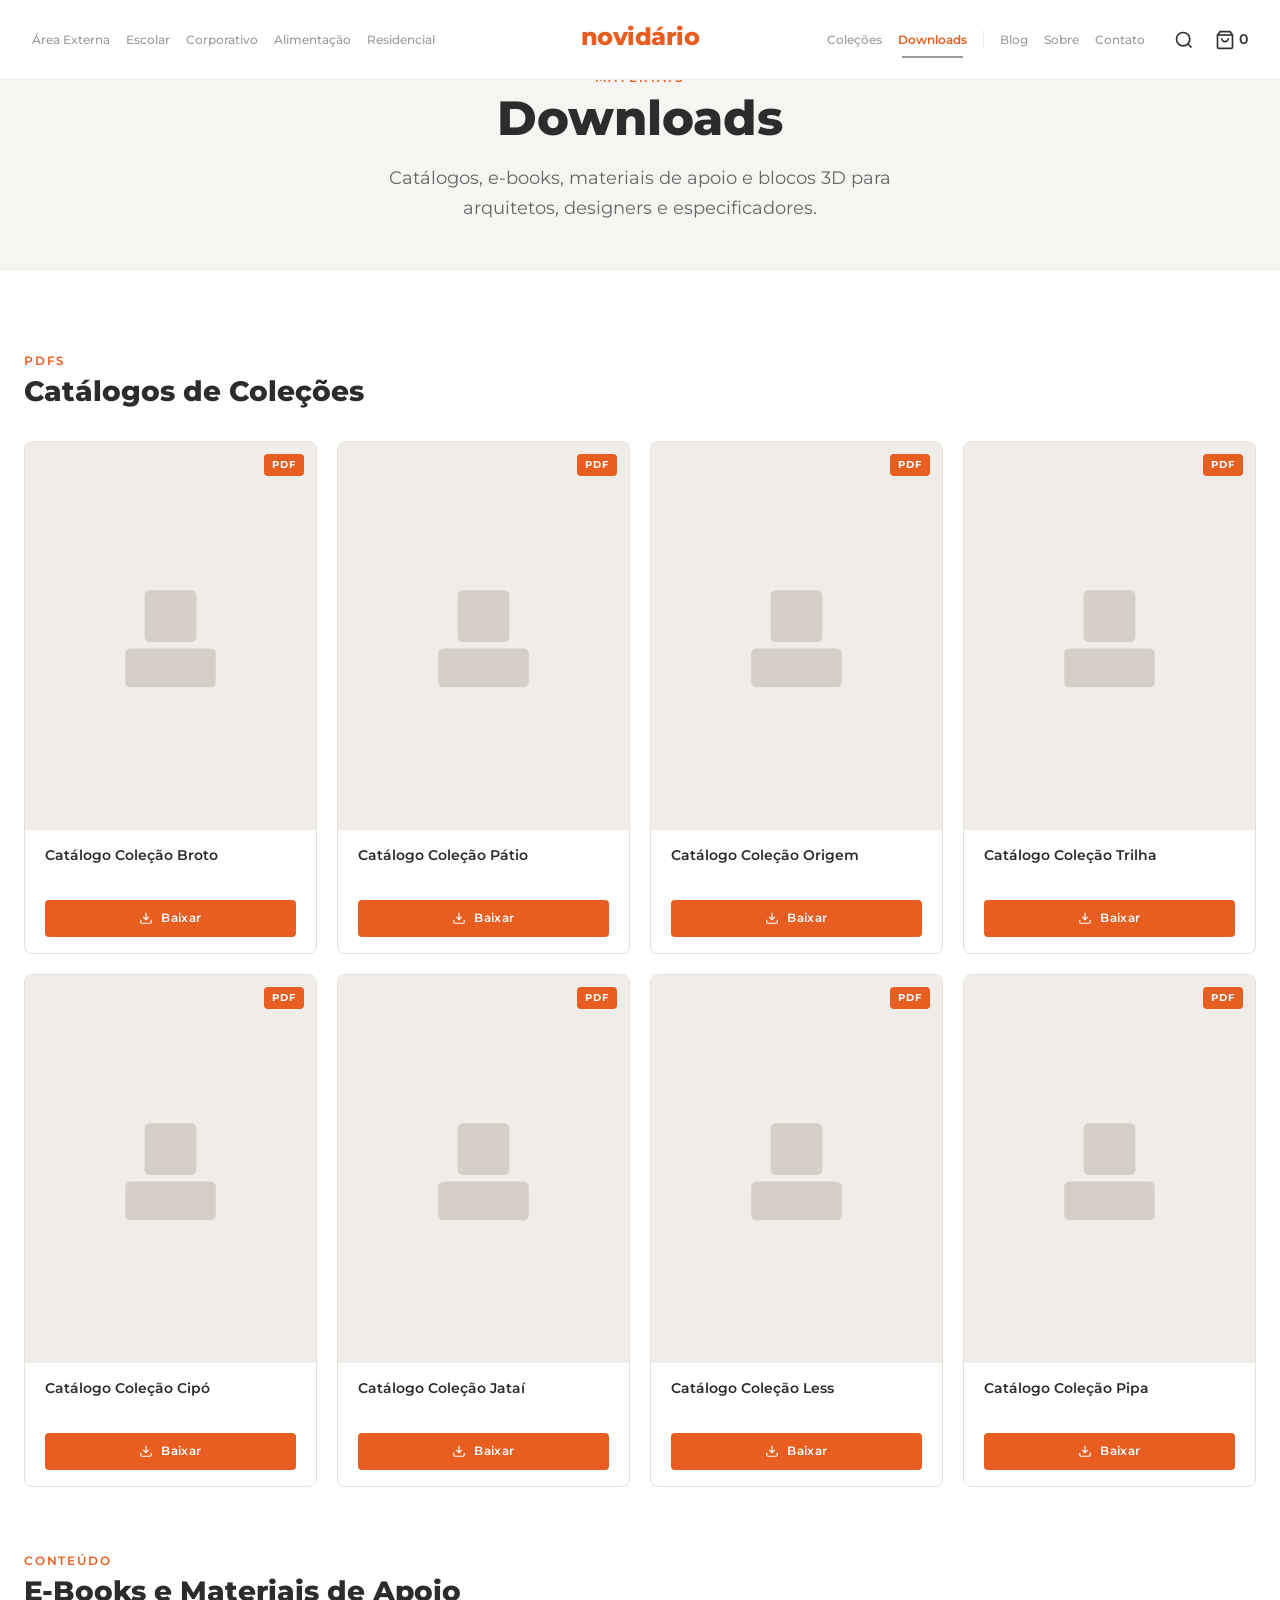
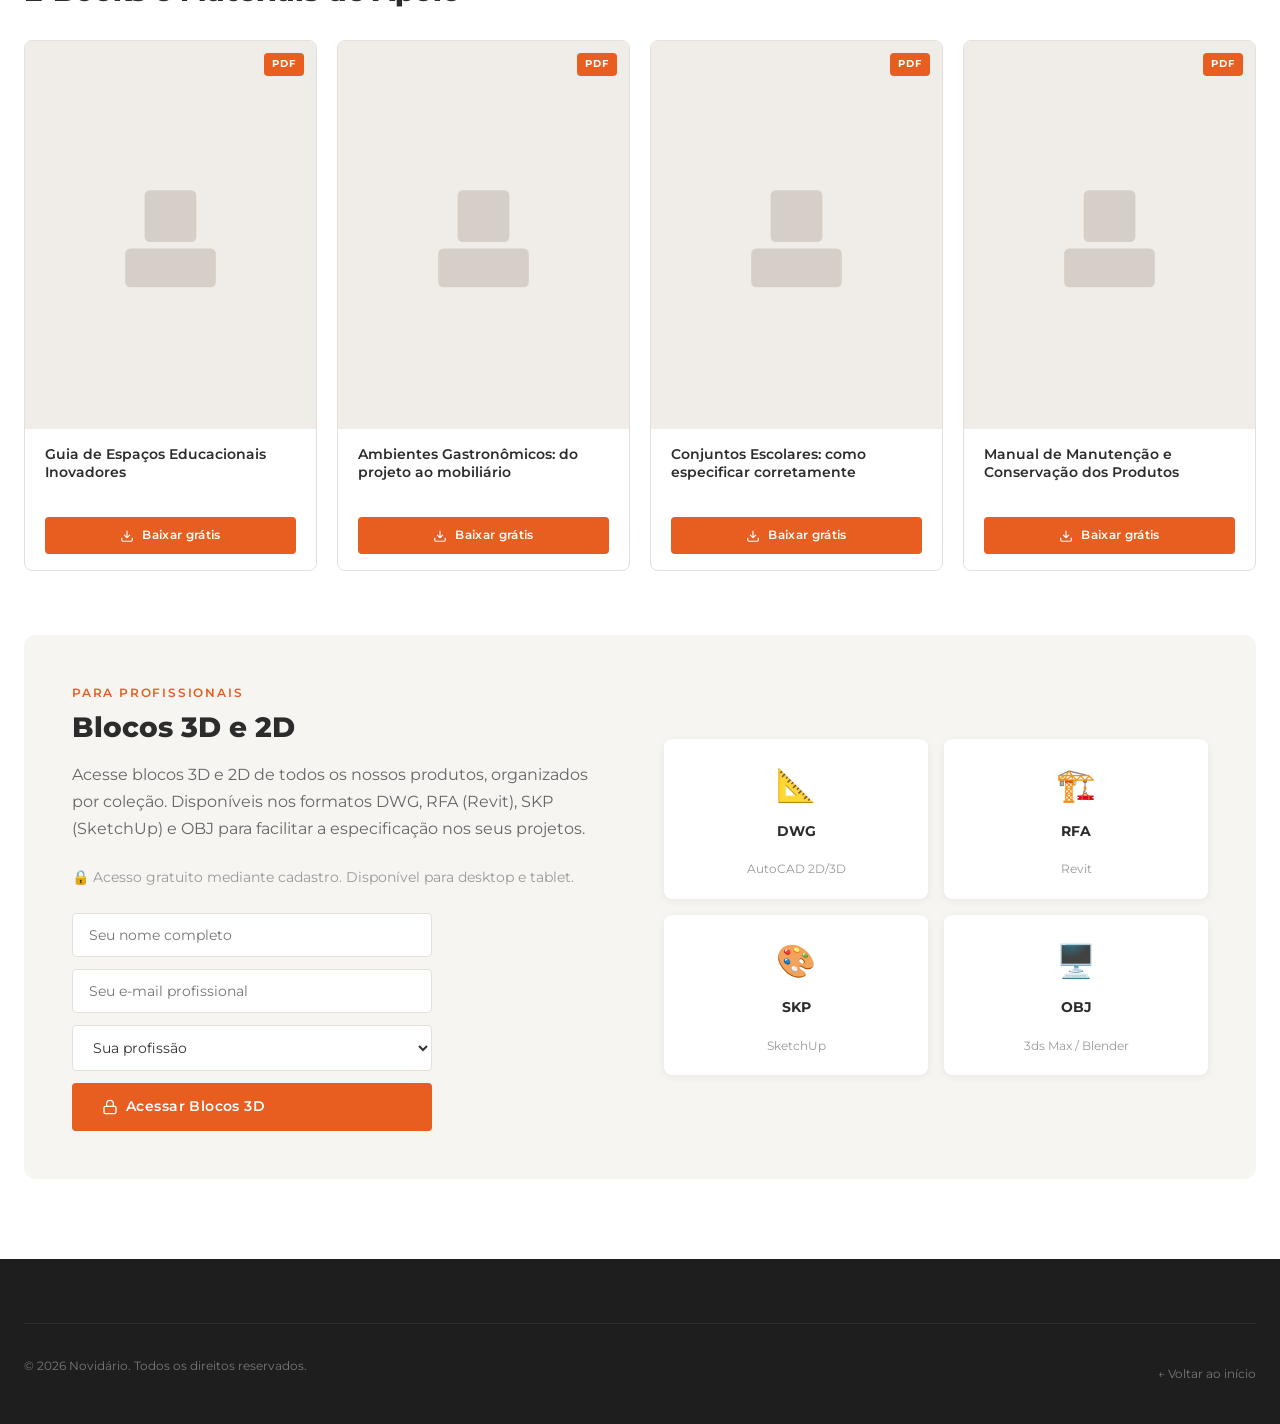
<file: site/pages/downloads.html>
<!DOCTYPE html>
<html lang="pt-BR">
<head>
  <meta charset="UTF-8" />
  <meta name="viewport" content="width=device-width, initial-scale=1.0" />
  <meta name="description" content="Downloads Novidário — catálogos, e-books, materiais de apoio e blocos 3D das coleções." />
  <title>Downloads | Novidário</title>
  <link rel="icon" type="image/png" href="https://novidario.com.br/wp-content/uploads/2024/07/cropped-favicon-novidario.png" />
  <link rel="preconnect" href="https://fonts.googleapis.com" />
  <link rel="preconnect" href="https://fonts.gstatic.com" crossorigin />
  <link href="https://fonts.googleapis.com/css2?family=Montserrat:wght@300;400;500;600;700;800&family=Lora:ital,wght@0,400;1,400&display=swap" rel="stylesheet" />
  <link rel="stylesheet" href="../css/style.css" />
  <link rel="stylesheet" href="../css/components.css" />
</head>
<body>

  <header class="header" id="header">
    <div class="header__inner">
      <a href="../index.html" class="header__logo">
        <svg width="160" height="36" viewBox="0 0 160 36" fill="none">
          <path d="M14 8 L6 18 L14 28 L22 18 Z" fill="#E85D20"/>
          <text x="30" y="24" font-family="Montserrat,sans-serif" font-weight="800" font-size="18" fill="#2C2C2C" letter-spacing="0.5">novidário</text>
        </svg>
      </a>
      <nav class="header__nav">
        <a href="produtos.html"  class="nav__link">Produtos</a>
        <a href="colecoes.html"  class="nav__link">Coleções</a>
        <a href="downloads.html" class="nav__link active">Downloads</a>
        <a href="blog.html"      class="nav__link">Blog</a>
        <a href="sobre.html"     class="nav__link">Sobre</a>
        <a href="contato.html"   class="nav__link">Contato</a>
      </nav>
      <div class="header__actions">
        <div class="header__search">
          <svg width="16" height="16" viewBox="0 0 24 24" fill="none" stroke="currentColor" stroke-width="2"><circle cx="11" cy="11" r="8"/><path d="m21 21-4.35-4.35"/></svg>
          <input type="search" placeholder="Buscar produtos…" id="search-input" />
        </div>
        <button class="header__hamburger" id="hamburger" aria-label="Abrir menu" aria-expanded="false">
          <span></span><span></span><span></span>
        </button>
      </div>
    </div>
  </header>

  
  <!-- ═══════════════════════════════════════
       HEADER
  ═══════════════════════════════════════ -->
  <header class="header" id="header">
    <div class="header__inner">

      <!-- NAV ESQUERDA: 5 áreas diretas -->
      <nav class="header__nav header__nav--left" aria-label="Segmentos">
        <a href="../pages/produtos.html?segmento=area-externa"
           class="nav__link nav__link--area nav__link--ext"
           data-area="area-externa">
          <span class="nav__area-dot-sm" aria-hidden="true"></span>Área Externa
        </a>
        <a href="../pages/produtos.html?segmento=escolar"
           class="nav__link nav__link--area nav__link--esc"
           data-area="escolar">
          <span class="nav__area-dot-sm" aria-hidden="true"></span>Escolar
        </a>
        <a href="../pages/produtos.html?segmento=corporativo"
           class="nav__link nav__link--area nav__link--corp"
           data-area="corporativo">
          <span class="nav__area-dot-sm" aria-hidden="true"></span>Corporativo
        </a>
        <a href="../pages/produtos.html?segmento=alimentacao"
           class="nav__link nav__link--area nav__link--food"
           data-area="alimentacao">
          <span class="nav__area-dot-sm" aria-hidden="true"></span>Alimentação
        </a>
        <a href="../pages/produtos.html?segmento=residencial"
           class="nav__link nav__link--area nav__link--res"
           data-area="residencial">
          <span class="nav__area-dot-sm" aria-hidden="true"></span>Residencial
        </a>
      </nav>

      <!-- LOGO CENTRALIZADO -->
      <a href="../index.html" class="header__logo" aria-label="Novidário — início">
        <span class="header__logo-mark">novidário</span>
      </a>

      <!-- NAV DIREITA: utilitários + ações -->
      <div class="header__nav header__nav--right">
        <nav class="header__nav--util" aria-label="Navegação">
          <a href="colecoes.html" class="nav__link nav__link--util">Coleções</a>
          <a href="downloads.html" class="nav__link nav__link--util active">Downloads</a>
          <span class="nav__sep" aria-hidden="true"></span>
          <a href="blog.html" class="nav__link nav__link--util">Blog</a>
          <a href="sobre.html" class="nav__link nav__link--util">Sobre</a>
          <a href="contato.html" class="nav__link nav__link--util">Contato</a>
        </nav>
        <div class="header__actions">
          <button class="header__search-btn" id="search-open-btn"
                  aria-label="Abrir busca" aria-expanded="false">
            <svg width="20" height="20" viewBox="0 0 24 24" fill="none"
                 stroke="currentColor" stroke-width="2" aria-hidden="true">
              <circle cx="11" cy="11" r="8"/><path d="m21 21-4.35-4.35"/>
            </svg>
          </button>
          <a href="contato.html" class="header__cart-wrap"
             title="Solicitar orçamento" aria-label="Orçamento">
            <svg width="20" height="20" viewBox="0 0 24 24" fill="none"
                 stroke="currentColor" stroke-width="2" aria-hidden="true">
              <path d="M6 2 3 6v14a2 2 0 0 0 2 2h14a2 2 0 0 0 2-2V6l-3-4z"/>
              <line x1="3" y1="6" x2="21" y2="6"/>
              <path d="M16 10a4 4 0 0 1-8 0"/>
            </svg>
            <span>0</span>
          </a>
          <button class="header__hamburger" id="hamburger"
                  aria-label="Abrir menu" aria-expanded="false">
            <span></span><span></span><span></span>
          </button>
        </div>
      </div>

    </div>
  </header>

  <!-- Overlay de busca -->
  <div class="search-overlay" id="search-overlay" role="search">
    <div class="search-overlay__box">
      <input class="search-overlay__input" id="search-input"
             type="search" placeholder="Buscar produtos, coleções…"
             aria-label="Buscar produtos" autocomplete="off" />
    </div>
  </div>

  <!-- Menu mobile -->
  <div class="mobile-menu" id="mobile-menu" aria-hidden="true">

    <!-- Seção principal -->
    <nav aria-label="Navegação mobile">
      <a href="colecoes.html"  class="nav__link">Coleções</a>
      <a href="downloads.html" class="nav__link">Downloads</a>
      <a href="blog.html"      class="nav__link">Blog</a>
      <a href="sobre.html"     class="nav__link">Sobre</a>
      <a href="contato.html"   class="nav__link">Contato</a>
    </nav>

    <!-- Seção de áreas -->
    <div>
      <p class="mobile-menu__areas-title">Áreas</p>
      <a href="produtos.html?segmento=area-externa" class="mobile-menu__area-link">
        <span style="width:8px;height:8px;border-radius:50%;background:var(--seg-ext);flex-shrink:0;display:inline-block;"></span>Área Externa
      </a>
      <a href="produtos.html?segmento=escolar" class="mobile-menu__area-link">
        <span style="width:8px;height:8px;border-radius:50%;background:var(--seg-esc);flex-shrink:0;display:inline-block;"></span>Escolar
      </a>
      <a href="produtos.html?segmento=corporativo" class="mobile-menu__area-link">
        <span style="width:8px;height:8px;border-radius:50%;background:var(--seg-corp);flex-shrink:0;display:inline-block;"></span>Corporativo
      </a>
      <a href="produtos.html?segmento=alimentacao" class="mobile-menu__area-link">
        <span style="width:8px;height:8px;border-radius:50%;background:var(--seg-food);flex-shrink:0;display:inline-block;"></span>Alimentação
      </a>
      <a href="produtos.html?segmento=residencial" class="mobile-menu__area-link">
        <span style="width:8px;height:8px;border-radius:50%;background:var(--seg-res);flex-shrink:0;display:inline-block;"></span>Residencial
      </a>
    </div>

  </div>
  </div>

  <mainn class="page-content">

    <div class="page-hero">
      <div class="container">
        <span class="page-hero__label">Materiais</span>
        <h1 class="page-hero__title">Downloads</h1>
        <p class="page-hero__subtitle">Catálogos, e-books, materiais de apoio e blocos 3D para arquitetos, designers e especificadores.</p>
      </div>
    </div>

    <section class="section">
      <div class="container">

        <!-- ── CATÁLOGOS ── -->
        <div style="margin-bottom:4rem;">
          <div style="display:flex; align-items:baseline; justify-content:space-between; margin-bottom:2rem; flex-wrap:wrap; gap:1rem;">
            <div>
              <span class="section__label" style="display:block; margin-bottom:.25rem;">PDFs</span>
              <h2 style="font-size:1.75rem; font-weight:800; color:#2C2C2C;">Catálogos de Coleções</h2>
            </div>
          </div>

          <div style="display:grid; grid-template-columns:repeat(4,1fr); gap:1.25rem;">

            <!-- Catálogo template repetido -->
            <div class="download-card">
              <div class="download-card__cover">
                <img src="https://novidario.com.br/wp-content/uploads/2024/08/catalogo-broto.jpg" alt="Catálogo Broto" loading="lazy" onerror="this.style.background='#E8E4DF';this.style.display='block';this.style.height='100%';" />
                <span class="download-card__type">PDF</span>
              </div>
              <div class="download-card__body">
                <p class="download-card__name">Catálogo Coleção Broto</p>
                <div class="download-card__btn">
                  <a href="#" class="btn btn--primary btn--sm btn--full">
                    <svg width="14" height="14" viewBox="0 0 24 24" fill="none" stroke="currentColor" stroke-width="2"><path d="M21 15v4a2 2 0 0 1-2 2H5a2 2 0 0 1-2-2v-4"/><polyline points="7 10 12 15 17 10"/><line x1="12" y1="15" x2="12" y2="3"/></svg>
                    Baixar
                  </a>
                </div>
              </div>
            </div>

            <div class="download-card">
              <div class="download-card__cover">
                <img src="https://novidario.com.br/wp-content/uploads/2024/08/catalogo-patio.jpg" alt="Catálogo Pátio" loading="lazy" onerror="this.style.background='#E8E4DD';this.style.display='block';this.style.height='100%';" />
                <span class="download-card__type">PDF</span>
              </div>
              <div class="download-card__body">
                <p class="download-card__name">Catálogo Coleção Pátio</p>
                <div class="download-card__btn">
                  <a href="#" class="btn btn--primary btn--sm btn--full">
                    <svg width="14" height="14" viewBox="0 0 24 24" fill="none" stroke="currentColor" stroke-width="2"><path d="M21 15v4a2 2 0 0 1-2 2H5a2 2 0 0 1-2-2v-4"/><polyline points="7 10 12 15 17 10"/><line x1="12" y1="15" x2="12" y2="3"/></svg>
                    Baixar
                  </a>
                </div>
              </div>
            </div>

            <div class="download-card">
              <div class="download-card__cover">
                <img src="https://novidario.com.br/wp-content/uploads/2024/08/catalogo-origem.jpg" alt="Catálogo Origem" loading="lazy" onerror="this.style.background='#DDE8E4';this.style.display='block';this.style.height='100%';" />
                <span class="download-card__type">PDF</span>
              </div>
              <div class="download-card__body">
                <p class="download-card__name">Catálogo Coleção Origem</p>
                <div class="download-card__btn">
                  <a href="#" class="btn btn--primary btn--sm btn--full">
                    <svg width="14" height="14" viewBox="0 0 24 24" fill="none" stroke="currentColor" stroke-width="2"><path d="M21 15v4a2 2 0 0 1-2 2H5a2 2 0 0 1-2-2v-4"/><polyline points="7 10 12 15 17 10"/><line x1="12" y1="15" x2="12" y2="3"/></svg>
                    Baixar
                  </a>
                </div>
              </div>
            </div>

            <div class="download-card">
              <div class="download-card__cover">
                <img src="https://novidario.com.br/wp-content/uploads/2024/08/catalogo-trilha.jpg" alt="Catálogo Trilha" loading="lazy" onerror="this.style.background='#DDE4E8';this.style.display='block';this.style.height='100%';" />
                <span class="download-card__type">PDF</span>
              </div>
              <div class="download-card__body">
                <p class="download-card__name">Catálogo Coleção Trilha</p>
                <div class="download-card__btn">
                  <a href="#" class="btn btn--primary btn--sm btn--full">
                    <svg width="14" height="14" viewBox="0 0 24 24" fill="none" stroke="currentColor" stroke-width="2"><path d="M21 15v4a2 2 0 0 1-2 2H5a2 2 0 0 1-2-2v-4"/><polyline points="7 10 12 15 17 10"/><line x1="12" y1="15" x2="12" y2="3"/></svg>
                    Baixar
                  </a>
                </div>
              </div>
            </div>

            <div class="download-card">
              <div class="download-card__cover">
                <img src="https://novidario.com.br/wp-content/uploads/2024/08/catalogo-cipo.jpg" alt="Catálogo Cipó" loading="lazy" onerror="this.style.background='#E4DEE8';this.style.display='block';this.style.height='100%';" />
                <span class="download-card__type">PDF</span>
              </div>
              <div class="download-card__body">
                <p class="download-card__name">Catálogo Coleção Cipó</p>
                <div class="download-card__btn">
                  <a href="#" class="btn btn--primary btn--sm btn--full">
                    <svg width="14" height="14" viewBox="0 0 24 24" fill="none" stroke="currentColor" stroke-width="2"><path d="M21 15v4a2 2 0 0 1-2 2H5a2 2 0 0 1-2-2v-4"/><polyline points="7 10 12 15 17 10"/><line x1="12" y1="15" x2="12" y2="3"/></svg>
                    Baixar
                  </a>
                </div>
              </div>
            </div>

            <div class="download-card">
              <div class="download-card__cover">
                <img src="https://novidario.com.br/wp-content/uploads/2024/08/catalogo-jatai.jpg" alt="Catálogo Jataí" loading="lazy" onerror="this.style.background='#E4E8DD';this.style.display='block';this.style.height='100%';" />
                <span class="download-card__type">PDF</span>
              </div>
              <div class="download-card__body">
                <p class="download-card__name">Catálogo Coleção Jataí</p>
                <div class="download-card__btn">
                  <a href="#" class="btn btn--primary btn--sm btn--full">
                    <svg width="14" height="14" viewBox="0 0 24 24" fill="none" stroke="currentColor" stroke-width="2"><path d="M21 15v4a2 2 0 0 1-2 2H5a2 2 0 0 1-2-2v-4"/><polyline points="7 10 12 15 17 10"/><line x1="12" y1="15" x2="12" y2="3"/></svg>
                    Baixar
                  </a>
                </div>
              </div>
            </div>

            <div class="download-card">
              <div class="download-card__cover">
                <img src="https://novidario.com.br/wp-content/uploads/2024/08/catalogo-less.jpg" alt="Catálogo Less" loading="lazy" onerror="this.style.background='#E8E4DF';this.style.display='block';this.style.height='100%';" />
                <span class="download-card__type">PDF</span>
              </div>
              <div class="download-card__body">
                <p class="download-card__name">Catálogo Coleção Less</p>
                <div class="download-card__btn">
                  <a href="#" class="btn btn--primary btn--sm btn--full">
                    <svg width="14" height="14" viewBox="0 0 24 24" fill="none" stroke="currentColor" stroke-width="2"><path d="M21 15v4a2 2 0 0 1-2 2H5a2 2 0 0 1-2-2v-4"/><polyline points="7 10 12 15 17 10"/><line x1="12" y1="15" x2="12" y2="3"/></svg>
                    Baixar
                  </a>
                </div>
              </div>
            </div>

            <div class="download-card">
              <div class="download-card__cover">
                <img src="https://novidario.com.br/wp-content/uploads/2024/08/catalogo-pipa.jpg" alt="Catálogo Pipa" loading="lazy" onerror="this.style.background='#DDE8E4';this.style.display='block';this.style.height='100%';" />
                <span class="download-card__type">PDF</span>
              </div>
              <div class="download-card__body">
                <p class="download-card__name">Catálogo Coleção Pipa</p>
                <div class="download-card__btn">
                  <a href="#" class="btn btn--primary btn--sm btn--full">
                    <svg width="14" height="14" viewBox="0 0 24 24" fill="none" stroke="currentColor" stroke-width="2"><path d="M21 15v4a2 2 0 0 1-2 2H5a2 2 0 0 1-2-2v-4"/><polyline points="7 10 12 15 17 10"/><line x1="12" y1="15" x2="12" y2="3"/></svg>
                    Baixar
                  </a>
                </div>
              </div>
            </div>

          </div>
        </div>

        <!-- ── E-BOOKS ── -->
        <div style="margin-bottom:4rem;">
          <div style="margin-bottom:2rem;">
            <span class="section__label" style="display:block; margin-bottom:.25rem;">Conteúdo</span>
            <h2 style="font-size:1.75rem; font-weight:800; color:#2C2C2C;">E-Books e Materiais de Apoio</h2>
          </div>

          <div style="display:grid; grid-template-columns:repeat(4,1fr); gap:1.25rem;">

            <div class="download-card">
              <div class="download-card__cover">
                <img src="https://novidario.com.br/wp-content/uploads/2024/08/ebook-espacos-educacionais.jpg" alt="E-book Espaços Educacionais" loading="lazy" onerror="this.style.background='#E8E4DF';this.style.display='block';this.style.height='100%';" />
                <span class="download-card__type">PDF</span>
              </div>
              <div class="download-card__body">
                <p class="download-card__name">Guia de Espaços Educacionais Inovadores</p>
                <div class="download-card__btn">
                  <a href="#" class="btn btn--primary btn--sm btn--full">
                    <svg width="14" height="14" viewBox="0 0 24 24" fill="none" stroke="currentColor" stroke-width="2"><path d="M21 15v4a2 2 0 0 1-2 2H5a2 2 0 0 1-2-2v-4"/><polyline points="7 10 12 15 17 10"/><line x1="12" y1="15" x2="12" y2="3"/></svg>
                    Baixar grátis
                  </a>
                </div>
              </div>
            </div>

            <div class="download-card">
              <div class="download-card__cover">
                <img src="https://novidario.com.br/wp-content/uploads/2024/08/ebook-gastronomia.jpg" alt="E-book Gastronomia" loading="lazy" onerror="this.style.background='#E8E4DD';this.style.display='block';this.style.height='100%';" />
                <span class="download-card__type">PDF</span>
              </div>
              <div class="download-card__body">
                <p class="download-card__name">Ambientes Gastronômicos: do projeto ao mobiliário</p>
                <div class="download-card__btn">
                  <a href="#" class="btn btn--primary btn--sm btn--full">
                    <svg width="14" height="14" viewBox="0 0 24 24" fill="none" stroke="currentColor" stroke-width="2"><path d="M21 15v4a2 2 0 0 1-2 2H5a2 2 0 0 1-2-2v-4"/><polyline points="7 10 12 15 17 10"/><line x1="12" y1="15" x2="12" y2="3"/></svg>
                    Baixar grátis
                  </a>
                </div>
              </div>
            </div>

            <div class="download-card">
              <div class="download-card__cover">
                <img src="https://novidario.com.br/wp-content/uploads/2024/08/ebook-mobiliario-escolar.jpg" alt="E-book Mobiliário Escolar" loading="lazy" onerror="this.style.background='#DDE8E4';this.style.display='block';this.style.height='100%';" />
                <span class="download-card__type">PDF</span>
              </div>
              <div class="download-card__body">
                <p class="download-card__name">Conjuntos Escolares: como especificar corretamente</p>
                <div class="download-card__btn">
                  <a href="#" class="btn btn--primary btn--sm btn--full">
                    <svg width="14" height="14" viewBox="0 0 24 24" fill="none" stroke="currentColor" stroke-width="2"><path d="M21 15v4a2 2 0 0 1-2 2H5a2 2 0 0 1-2-2v-4"/><polyline points="7 10 12 15 17 10"/><line x1="12" y1="15" x2="12" y2="3"/></svg>
                    Baixar grátis
                  </a>
                </div>
              </div>
            </div>

            <div class="download-card">
              <div class="download-card__cover">
                <img src="https://novidario.com.br/wp-content/uploads/2024/08/ebook-manutencao.jpg" alt="E-book Manutenção" loading="lazy" onerror="this.style.background='#DDE4E8';this.style.display='block';this.style.height='100%';" />
                <span class="download-card__type">PDF</span>
              </div>
              <div class="download-card__body">
                <p class="download-card__name">Manual de Manutenção e Conservação dos Produtos</p>
                <div class="download-card__btn">
                  <a href="#" class="btn btn--primary btn--sm btn--full">
                    <svg width="14" height="14" viewBox="0 0 24 24" fill="none" stroke="currentColor" stroke-width="2"><path d="M21 15v4a2 2 0 0 1-2 2H5a2 2 0 0 1-2-2v-4"/><polyline points="7 10 12 15 17 10"/><line x1="12" y1="15" x2="12" y2="3"/></svg>
                    Baixar grátis
                  </a>
                </div>
              </div>
            </div>

          </div>
        </div>

        <!-- ── BLOCOS 3D ── -->
        <div style="background:#F7F5F2; border-radius:12px; padding:3rem;">
          <div style="display:grid; grid-template-columns:1fr 1fr; gap:3rem; align-items:center;">
            <div>
              <span class="section__label" style="display:block; margin-bottom:.5rem;">Para profissionais</span>
              <h2 style="font-size:1.75rem; font-weight:800; color:#2C2C2C; margin-bottom:1rem;">Blocos 3D e 2D</h2>
              <p style="color:#666; line-height:1.7; margin-bottom:1.5rem;">
                Acesse blocos 3D e 2D de todos os nossos produtos, organizados por coleção.
                Disponíveis nos formatos DWG, RFA (Revit), SKP (SketchUp) e OBJ para facilitar
                a especificação nos seus projetos.
              </p>
              <p style="color:#999; font-size:.875rem; margin-bottom:1.5rem;">
                🔒 Acesso gratuito mediante cadastro. Disponível para desktop e tablet.
              </p>
              <div style="display:flex; flex-direction:column; gap:.75rem; max-width:360px;">
                <input class="form-input" type="text"  placeholder="Seu nome completo" required />
                <input class="form-input" type="email" placeholder="Seu e-mail profissional" required />
                <select class="form-select">
                  <option value="">Sua profissão</option>
                  <option>Arquiteto</option>
                  <option>Designer de Interiores</option>
                  <option>Engenheiro</option>
                  <option>Especificador</option>
                  <option>Outro</option>
                </select>
                <button class="btn btn--primary">
                  <svg width="16" height="16" viewBox="0 0 24 24" fill="none" stroke="currentColor" stroke-width="2"><rect x="3" y="11" width="18" height="11" rx="2" ry="2"/><path d="M7 11V7a5 5 0 0 1 10 0v4"/></svg>
                  Acessar Blocos 3D
                </button>
              </div>
            </div>
            <div style="display:grid; grid-template-columns:1fr 1fr; gap:1rem;">
              <div style="background:#fff; border-radius:8px; padding:1.25rem; text-align:center; box-shadow:0 2px 8px rgba(0,0,0,.06);">
                <div style="font-size:2rem; margin-bottom:.5rem;">📐</div>
                <p style="font-weight:700; color:#2C2C2C; font-size:.9rem;">DWG</p>
                <p style="font-size:.75rem; color:#999;">AutoCAD 2D/3D</p>
              </div>
              <div style="background:#fff; border-radius:8px; padding:1.25rem; text-align:center; box-shadow:0 2px 8px rgba(0,0,0,.06);">
                <div style="font-size:2rem; margin-bottom:.5rem;">🏗️</div>
                <p style="font-weight:700; color:#2C2C2C; font-size:.9rem;">RFA</p>
                <p style="font-size:.75rem; color:#999;">Revit</p>
              </div>
              <div style="background:#fff; border-radius:8px; padding:1.25rem; text-align:center; box-shadow:0 2px 8px rgba(0,0,0,.06);">
                <div style="font-size:2rem; margin-bottom:.5rem;">🎨</div>
                <p style="font-weight:700; color:#2C2C2C; font-size:.9rem;">SKP</p>
                <p style="font-size:.75rem; color:#999;">SketchUp</p>
              </div>
              <div style="background:#fff; border-radius:8px; padding:1.25rem; text-align:center; box-shadow:0 2px 8px rgba(0,0,0,.06);">
                <div style="font-size:2rem; margin-bottom:.5rem;">🖥️</div>
                <p style="font-weight:700; color:#2C2C2C; font-size:.9rem;">OBJ</p>
                <p style="font-size:.75rem; color:#999;">3ds Max / Blender</p>
              </div>
            </div>
          </div>
        </div>

      </div>
    </section>

  </main>

  <footer class="footer">
    <div class="container">
      <div style="padding-block:2rem; border-top:1px solid rgba(255,255,255,.08); display:flex; justify-content:space-between; align-items:center; flex-wrap:wrap; gap:1rem;">
        <p style="font-size:.75rem; color:rgba(255,255,255,.4);">© <span id="year"></span> Novidário. Todos os direitos reservados.</p>
        <a href="../index.html" style="font-size:.75rem; color:rgba(255,255,255,.4);">← Voltar ao início</a>
      </div>
    </div>
  </footer>

  <div class="toast" id="toast" role="alert" aria-live="polite"></div>
  <script src="../js/main.js"></script>
</body>
</html>
</file>
<file: site/css/style.css>
/* ============================================================
   NOVIDÁRIO — Estilos Globais
   Recriação fiel ao original: novidario.com.br
   ============================================================ */

/* ── Google Fonts ── */
@import url('https://fonts.googleapis.com/css2?family=Montserrat:wght@300;400;500;600;700;800&family=Lora:ital,wght@0,400;0,500;1,400&display=swap');

/* ── Custom Properties ── */
:root {
  /* Cores principais */
  --color-primary:       #E85D20;   /* laranja Novidário */
  --color-primary-dark:  #C94D15;
  --color-primary-light: #F07040;
  --color-secondary:     #2C2C2C;   /* quase preto */
  --color-text:          #333333;
  --color-text-light:    #666666;
  --color-text-muted:    #999999;

  /* ── Cores por segmento ──────────────────────
     Cada área tem: cor base, versão escura,
     versão muito clara (bg tint) e label legível
  ─────────────────────────────────────────── */

  /* Área Externa — verde natural */
  --seg-ext:          #2E7D32;
  --seg-ext-dark:     #1B5E20;
  --seg-ext-tint:     #E8F5E9;
  --seg-ext-label:    "Área Externa";

  /* Escolar — azul ensino */
  --seg-esc:          #1565C0;
  --seg-esc-dark:     #0D47A1;
  --seg-esc-tint:     #E3F2FD;

  /* Corporativo — cinza slate */
  --seg-corp:         #37474F;
  --seg-corp-dark:    #263238;
  --seg-corp-tint:    #ECEFF1;

  /* Alimentação — terra/caramelo */
  --seg-food:         #BF360C;
  --seg-food-dark:    #8D2407;
  --seg-food-tint:    #FBE9E7;

  /* Residencial — ameixa/vinho */
  --seg-res:          #6A1B9A;
  --seg-res-dark:     #4A148C;
  --seg-res-tint:     #F3E5F5;

  /* Aliases de retrocompat (não quebra CSS já escrito) */
  --seg-edu:    var(--seg-esc);
  --seg-edu-dark: var(--seg-esc-dark);
  --seg-edu-tint: var(--seg-esc-tint);
  --seg-int:    var(--seg-res);
  --seg-int-dark: var(--seg-res-dark);
  --seg-int-tint: var(--seg-res-tint);

  /* Neutros */
  --color-white:         #FFFFFF;
  --color-bg:            #F7F5F2;   /* bege levíssimo */
  --color-bg-card:       #FFFFFF;
  --color-border:        #E5E0DA;
  --color-divider:       #ECECEC;

  /* Footer */
  --color-footer-bg:     #1E1E1E;
  --color-footer-text:   #CCCCCC;
  --color-footer-link:   #AAAAAA;

  /* Tipografia */
  --font-sans:     'Montserrat', sans-serif;
  --font-serif:    'Lora', serif;

  /* Pesos */
  --fw-light:    300;
  --fw-regular:  400;
  --fw-medium:   500;
  --fw-semibold: 600;
  --fw-bold:     700;
  --fw-extra:    800;

  /* Tamanhos base */
  --text-xs:   0.75rem;    /* 12px */
  --text-sm:   0.875rem;   /* 14px */
  --text-base: 1rem;       /* 16px */
  --text-md:   1.125rem;   /* 18px */
  --text-lg:   1.25rem;    /* 20px */
  --text-xl:   1.5rem;     /* 24px */
  --text-2xl:  2rem;       /* 32px */
  --text-3xl:  2.5rem;     /* 40px */
  --text-4xl:  3rem;       /* 48px */
  --text-5xl:  3.75rem;    /* 60px */

  /* Espaçamentos */
  --space-1:  0.25rem;
  --space-2:  0.5rem;
  --space-3:  0.75rem;
  --space-4:  1rem;
  --space-5:  1.25rem;
  --space-6:  1.5rem;
  --space-8:  2rem;
  --space-10: 2.5rem;
  --space-12: 3rem;
  --space-16: 4rem;
  --space-20: 5rem;
  --space-24: 6rem;
  --space-32: 8rem;

  /* Layout */
  --container-max: 1280px;
  --container-pad: 1.5rem;

  /* Header — uma única barra (igual ao original) */
  --header-height:  80px;
  --header-total:   80px; /* sem segunda barra */

  /* Bordas */
  --radius-sm:  4px;
  --radius-md:  8px;
  --radius-lg:  16px;
  --radius-xl:  24px;
  --radius-full: 9999px;

  /* Sombras */
  --shadow-sm:  0 1px 3px rgba(0,0,0,.08), 0 1px 2px rgba(0,0,0,.06);
  --shadow-md:  0 4px 12px rgba(0,0,0,.10);
  --shadow-lg:  0 10px 30px rgba(0,0,0,.12);
  --shadow-card: 0 2px 8px rgba(0,0,0,.08);

  /* Transições */
  --transition-fast: 150ms ease;
  --transition-base: 250ms ease;
  --transition-slow: 400ms ease;

  /* Z-index */
  --z-header:  100;
  --z-overlay: 200;
  --z-modal:   300;
  --z-tooltip: 400;
}

/* ── Reset / Base ── */
*, *::before, *::after {
  box-sizing: border-box;
  margin: 0;
  padding: 0;
}

html {
  font-size: 16px;
  scroll-behavior: smooth;
  -webkit-text-size-adjust: 100%;
}

body {
  font-family: var(--font-sans);
  font-weight: var(--fw-regular);
  font-size: var(--text-base);
  line-height: 1.65;
  color: var(--color-text);
  background-color: var(--color-white);
  -webkit-font-smoothing: antialiased;
  -moz-osx-font-smoothing: grayscale;
}

img {
  display: block;
  max-width: 100%;
  height: auto;
}

a {
  color: inherit;
  text-decoration: none;
}

a:hover { color: var(--color-primary); }

ul, ol { list-style: none; }

button, input, select, textarea {
  font-family: inherit;
  font-size: inherit;
}

button { cursor: pointer; border: none; background: none; }

svg { display: block; }

/* ── Container ── */
.container {
  width: 100%;
  max-width: var(--container-max);
  margin-inline: auto;
  padding-inline: var(--container-pad);
}

/* ── Tipografia ── */
h1, h2, h3, h4, h5, h6 {
  font-weight: var(--fw-bold);
  line-height: 1.2;
  color: var(--color-secondary);
}

h1 { font-size: var(--text-4xl); }
h2 { font-size: var(--text-3xl); }
h3 { font-size: var(--text-2xl); }
h4 { font-size: var(--text-xl); }
h5 { font-size: var(--text-lg); }
h6 { font-size: var(--text-md); }

p { margin-bottom: var(--space-4); }
p:last-child { margin-bottom: 0; }

/* ── Seção padrão ── */
.section {
  padding-block: var(--space-20);
}

.section--gray {
  background-color: var(--color-bg);
}

.section--dark {
  background-color: var(--color-secondary);
  color: var(--color-white);
}

.section--dark h2,
.section--dark h3 {
  color: var(--color-white);
}

.section__header {
  text-align: center;
  margin-bottom: var(--space-12);
}

.section__label {
  display: inline-block;
  font-size: var(--text-xs);
  font-weight: var(--fw-semibold);
  letter-spacing: 0.15em;
  text-transform: uppercase;
  color: var(--color-primary);
  margin-bottom: var(--space-3);
}

.section__title {
  font-size: var(--text-3xl);
  font-weight: var(--fw-bold);
  color: var(--color-secondary);
  margin-bottom: var(--space-4);
}

.section__subtitle {
  font-size: var(--text-md);
  color: var(--color-text-light);
  max-width: 600px;
  margin-inline: auto;
}

/* ── Botões ── */
.btn {
  display: inline-flex;
  align-items: center;
  gap: var(--space-2);
  padding: 0.75rem 1.75rem;
  font-size: var(--text-sm);
  font-weight: var(--fw-semibold);
  letter-spacing: 0.03em;
  border-radius: var(--radius-sm);
  border: 2px solid transparent;
  transition: background-color var(--transition-base),
              color var(--transition-base),
              border-color var(--transition-base),
              transform var(--transition-fast),
              box-shadow var(--transition-base);
  white-space: nowrap;
  text-align: center;
  line-height: 1.4;
  user-select: none;
}

.btn:hover  { transform: translateY(-1px); }
.btn:active { transform: translateY(0);    }

.btn--primary {
  background-color: var(--color-primary);
  color: var(--color-white);
  border-color: var(--color-primary);
}
.btn--primary:hover {
  background-color: var(--color-primary-dark);
  border-color: var(--color-primary-dark);
  color: var(--color-white);
  box-shadow: 0 4px 14px rgba(232,93,32,.35);
}

.btn--outline {
  background-color: transparent;
  color: var(--color-primary);
  border-color: var(--color-primary);
}
.btn--outline:hover {
  background-color: var(--color-primary);
  color: var(--color-white);
}

.btn--outline-white {
  background-color: transparent;
  color: var(--color-white);
  border-color: var(--color-white);
}
.btn--outline-white:hover {
  background-color: var(--color-white);
  color: var(--color-primary);
}

.btn--dark {
  background-color: var(--color-secondary);
  color: var(--color-white);
  border-color: var(--color-secondary);
}
.btn--dark:hover {
  background-color: #444;
  border-color: #444;
  color: var(--color-white);
}

.btn--sm {
  padding: 0.5rem 1.25rem;
  font-size: var(--text-xs);
}

.btn--lg {
  padding: 1rem 2.5rem;
  font-size: var(--text-md);
}

.btn--full { width: 100%; justify-content: center; }

/* ── Badges / tags ── */
.badge {
  display: inline-flex;
  align-items: center;
  padding: 0.2em 0.7em;
  font-size: var(--text-xs);
  font-weight: var(--fw-semibold);
  border-radius: var(--radius-full);
  background-color: var(--color-bg);
  color: var(--color-text-light);
}

.badge--primary {
  background-color: rgba(232,93,32,.12);
  color: var(--color-primary);
}

/* ── Badges por segmento ── */
.badge--ext  { background-color: var(--seg-ext-tint);  color: var(--seg-ext-dark); }
.badge--esc  { background-color: var(--seg-esc-tint);  color: var(--seg-esc-dark); }
.badge--edu  { background-color: var(--seg-esc-tint);  color: var(--seg-esc-dark); } /* alias */
.badge--corp { background-color: var(--seg-corp-tint); color: var(--seg-corp-dark); }
.badge--food { background-color: var(--seg-food-tint); color: var(--seg-food-dark); }
.badge--res  { background-color: var(--seg-res-tint);  color: var(--seg-res-dark); }
.badge--int  { background-color: var(--seg-res-tint);  color: var(--seg-res-dark); } /* alias */

/* ── Card: acento de segmento (faixa superior) ── */
.product-card[data-area="area-externa"] { --card-accent: var(--seg-ext); }
.product-card[data-area="escolar"]      { --card-accent: var(--seg-esc); }
.product-card[data-area="educacional"]  { --card-accent: var(--seg-esc); } /* alias */
.product-card[data-area="corporativo"]  { --card-accent: var(--seg-corp); }
.product-card[data-area="alimentacao"]  { --card-accent: var(--seg-food); }
.product-card[data-area="residencial"]  { --card-accent: var(--seg-res); }
.product-card[data-area="interiores"]   { --card-accent: var(--seg-res); } /* alias */

.product-card[data-area]::before {
  content: '';
  position: absolute;
  top: 0; left: 0; right: 0;
  height: 3px;
  background-color: var(--card-accent, transparent);
  border-radius: var(--radius-md) var(--radius-md) 0 0;
  z-index: 1;
}

/* ── Estado: hidden por filtro ── */
.product-card.is-hidden {
  display: none;
}

/* ── Estado: sem resultados ── */
.no-results {
  display: none;
  grid-column: 1 / -1;
  text-align: center;
  padding: var(--space-16) var(--space-8);
  color: var(--color-text-muted);
}
.no-results.show {
  display: block;
}
.no-results__icon { font-size: 2.5rem; margin-bottom: var(--space-4); }
.no-results__title {
  font-size: var(--text-lg);
  font-weight: var(--fw-bold);
  color: var(--color-text-light);
  margin-bottom: var(--space-2);
}

/* ── Chips de filtros ativos ── */
.active-filters {
  display: flex;
  align-items: center;
  gap: var(--space-2);
  flex-wrap: wrap;
  min-height: 32px;
}

.filter-chip {
  display: inline-flex;
  align-items: center;
  gap: var(--space-1);
  padding: 0.25rem 0.625rem;
  background-color: var(--color-secondary);
  color: var(--color-white);
  font-size: var(--text-xs);
  font-weight: var(--fw-semibold);
  border-radius: var(--radius-full);
  cursor: pointer;
  transition: background-color var(--transition-fast);
}
.filter-chip:hover { background-color: var(--color-primary); }
.filter-chip__x { font-size: 0.9em; opacity: .7; margin-left: 2px; }

/* ── Pill de segmento ativo no filtro sidebar ── */
.seg-pill {
  display: inline-flex;
  align-items: center;
  gap: var(--space-2);
  padding: 0.4rem 1rem;
  border-radius: var(--radius-full);
  border: 2px solid var(--color-border);
  font-size: var(--text-xs);
  font-weight: var(--fw-semibold);
  cursor: pointer;
  transition: border-color var(--transition-fast),
              background-color var(--transition-fast),
              color var(--transition-fast);
  background: none;
  color: var(--color-text-light);
  white-space: nowrap;
  text-decoration: none;
}
.seg-pill:hover         { border-color: var(--pill-color, var(--color-primary)); color: var(--pill-color, var(--color-primary)); }
.seg-pill.active        { background-color: var(--pill-color, var(--color-primary)); border-color: var(--pill-color, var(--color-primary)); color: #fff; }

.seg-pill--ext  { --pill-color: var(--seg-ext); }
.seg-pill--esc  { --pill-color: var(--seg-esc); }
.seg-pill--edu  { --pill-color: var(--seg-esc); } /* alias */
.seg-pill--corp { --pill-color: var(--seg-corp); }
.seg-pill--food { --pill-color: var(--seg-food); }
.seg-pill--res  { --pill-color: var(--seg-res); }
.seg-pill--int  { --pill-color: var(--seg-res); } /* alias */

/* ── Grid utilitários ── */
.grid-2 { display: grid; grid-template-columns: repeat(2, 1fr); gap: var(--space-6); }
.grid-3 { display: grid; grid-template-columns: repeat(3, 1fr); gap: var(--space-6); }
.grid-4 { display: grid; grid-template-columns: repeat(4, 1fr); gap: var(--space-6); }
.grid-5 { display: grid; grid-template-columns: repeat(5, 1fr); gap: var(--space-6); }

/* ── Flex utilitários ── */
.flex       { display: flex; }
.flex-col   { flex-direction: column; }
.items-center { align-items: center; }
.justify-between { justify-content: space-between; }
.justify-center  { justify-content: center; }
.gap-2 { gap: var(--space-2); }
.gap-4 { gap: var(--space-4); }
.gap-6 { gap: var(--space-6); }
.gap-8 { gap: var(--space-8); }

/* ── Visibilidade ── */
.sr-only {
  position: absolute;
  width: 1px;
  height: 1px;
  padding: 0;
  margin: -1px;
  overflow: hidden;
  clip: rect(0,0,0,0);
  white-space: nowrap;
  border: 0;
}

/* ── Animações de entrada ── */
@keyframes fadeUp {
  from { opacity: 0; transform: translateY(30px); }
  to   { opacity: 1; transform: translateY(0);    }
}

@keyframes fadeIn {
  from { opacity: 0; }
  to   { opacity: 1; }
}

.animate-fade-up  { animation: fadeUp  0.6s ease both; }
.animate-fade-in  { animation: fadeIn  0.5s ease both; }

/* ── Atraso de animação ── */
.delay-1 { animation-delay: 0.1s; }
.delay-2 { animation-delay: 0.2s; }
.delay-3 { animation-delay: 0.3s; }
.delay-4 { animation-delay: 0.4s; }

/* ── Divisor ── */
.divider {
  height: 1px;
  background-color: var(--color-divider);
  margin-block: var(--space-8);
}

/* ── Breadcrumb ── */
.breadcrumb {
  display: flex;
  align-items: center;
  flex-wrap: wrap;
  gap: var(--space-2);
  font-size: var(--text-sm);
  color: var(--color-text-muted);
  margin-bottom: var(--space-8);
}

.breadcrumb__sep { color: var(--color-border); }
.breadcrumb a:hover { color: var(--color-primary); }

/* ── Formulário base ── */
.form-group {
  display: flex;
  flex-direction: column;
  gap: var(--space-2);
  margin-bottom: var(--space-4);
}

.form-label {
  font-size: var(--text-sm);
  font-weight: var(--fw-semibold);
  color: var(--color-text);
}

.form-input,
.form-select,
.form-textarea {
  width: 100%;
  padding: 0.75rem 1rem;
  font-size: var(--text-sm);
  border: 1.5px solid var(--color-border);
  border-radius: var(--radius-sm);
  background: var(--color-white);
  color: var(--color-text);
  transition: border-color var(--transition-base), box-shadow var(--transition-base);
  outline: none;
}

.form-input:focus,
.form-select:focus,
.form-textarea:focus {
  border-color: var(--color-primary);
  box-shadow: 0 0 0 3px rgba(232,93,32,.15);
}

.form-textarea {
  resize: vertical;
  min-height: 120px;
}

/* ── Toast / notificação ── */
.toast {
  position: fixed;
  bottom: var(--space-6);
  right: var(--space-6);
  padding: var(--space-4) var(--space-6);
  background: var(--color-secondary);
  color: var(--color-white);
  border-radius: var(--radius-md);
  font-size: var(--text-sm);
  box-shadow: var(--shadow-lg);
  z-index: var(--z-tooltip);
  transform: translateY(120%);
  opacity: 0;
  transition: transform var(--transition-base), opacity var(--transition-base);
}

.toast.show {
  transform: translateY(0);
  opacity: 1;
}

/* ══════════════════════════════════════════
   GRIDS SEMÂNTICOS
══════════════════════════════════════════ */

/* Grid de 5 segmentos — substitui inline style na home */
.segments-grid {
  display: grid;
  grid-template-columns: repeat(5, 1fr);
  gap: 1.25rem;
}

/* Split 50/50 — substitui inline style da seção Pátio */
.split-grid {
  display: grid;
  grid-template-columns: 1fr 1fr;
  min-height: 480px;
}

/* Catálogo: sidebar + conteúdo */
.catalog-layout {
  display: grid;
  grid-template-columns: 230px 1fr;
  gap: 2rem;
  align-items: start;
}

/* ── Responsive ── */
@media (max-width: 1100px) {
  .segments-grid {
    grid-template-columns: repeat(3, 1fr);
  }
}

@media (max-width: 1024px) {
  :root {
    --container-pad: 1.25rem;
  }
  h1 { font-size: var(--text-3xl); }
  h2 { font-size: var(--text-2xl); }
  /* grid-4 → 2 colunas (não 1) */
  .grid-4 { grid-template-columns: repeat(2, 1fr); }
  .grid-5 { grid-template-columns: repeat(3, 1fr); }
  .section { padding-block: var(--space-16); }
  .catalog-layout { grid-template-columns: 200px 1fr; }
}

@media (max-width: 768px) {
  :root {
    --header-height: 64px;
    --header-total:  64px;
    --container-pad: 1rem;
  }
  h1 { font-size: var(--text-2xl); }
  h2 { font-size: var(--text-xl); }

  /* Grids de produto: 2 colunas no mobile (não 1 — fica menos esparso) */
  .grid-3,
  .grid-4 { grid-template-columns: repeat(2, 1fr); gap: var(--space-4); }
  .grid-2,
  .grid-5 { grid-template-columns: 1fr; }

  /* Segmentos: 2 colunas no mobile */
  .segments-grid { grid-template-columns: repeat(2, 1fr); gap: 0.75rem; }

  /* Split vira 1 coluna */
  .split-grid { grid-template-columns: 1fr; min-height: auto; }

  /* Catálogo: sidebar colapsa */
  .catalog-layout { grid-template-columns: 1fr; }

  .section { padding-block: var(--space-12); }
  .section__title { font-size: var(--text-xl); }
}

@media (max-width: 480px) {
  :root { --container-pad: 0.875rem; }
  h1 { font-size: var(--text-xl); }
  /* Produtos: 1 coluna em telas muito pequenas */
  .grid-3, .grid-4 { grid-template-columns: 1fr; }
  .segments-grid   { grid-template-columns: repeat(2, 1fr); gap: 0.5rem; }
}
</file>
<file: site/css/components.css>
/* ============================================================
   NOVIDÁRIO — Componentes
   Header · Footer · Cards · Filtros · Carrossel · etc.
   ============================================================ */

/* ══════════════════════════════════════════
   HEADER — igual ao original novidario.com.br
   Logo centralizado · Nav dividida esq/dir
══════════════════════════════════════════ */
.header {
  position: fixed;
  top: 0; left: 0; right: 0;
  z-index: var(--z-header);
  background-color: var(--color-white);
  border-bottom: 1px solid var(--color-divider);
  height: var(--header-height);
  transition: box-shadow var(--transition-base);
}

.header.scrolled {
  box-shadow: var(--shadow-md);
}

/* Grid 3 colunas: [nav-esq] [logo-centro] [nav-dir + ações]
   minmax(0,1fr) força o conteúdo a nunca vazar para fora da coluna */
.header__inner {
  display: grid;
  grid-template-columns: minmax(0, 1fr) auto minmax(0, 1fr);
  align-items: center;
  height: 100%;
  max-width: var(--container-max);
  margin-inline: auto;
  padding-inline: var(--container-pad);
  gap: 1rem;
}

/* ── Logo centralizado ── */
.header__logo {
  justify-self: center;
  text-decoration: none;
}

.header__logo-mark {
  font-family: var(--font-sans);
  font-weight: var(--fw-extra);
  font-size: 1.5rem;
  color: var(--color-primary);
  letter-spacing: -0.02em;
  line-height: 1;
}

/* ── Nav esquerda e direita ── */
.header__nav {
  display: flex;
  align-items: center;
  gap: 0;
}

.header__nav--left {
  justify-self: start;
  flex-wrap: nowrap;
  overflow: hidden;    /* nunca vaza para fora da coluna */
  min-width: 0;
  gap: 0;
}

.header__nav--right {
  display: flex;
  flex-wrap: nowrap;
  align-items: center;
  gap: 0;
  justify-self: end;
  min-width: 0;
}

/* ▶ BUG FIX CRÍTICO: <nav> dentro do right-nav é block por padrão.
   Precisa ser inline-flex para os links ficarem na mesma linha
   que os botões de ação (search, cart, hamburger).          */
.header__nav--right > nav {
  display: inline-flex;
  align-items: center;
  flex-shrink: 0;
}

/* ── Links de área (esquerda) — especificidade dupla para vencer .nav__link ── */
.nav__link.nav__link--area {
  display: inline-flex;
  align-items: center;
  gap: 0;
  padding: var(--space-2) 0.5rem;
  font-size: 12px;
  font-weight: var(--fw-medium);
  color: var(--color-text-muted);
  white-space: nowrap;
  flex-shrink: 1;
  min-width: 0;
  letter-spacing: 0;
}

/* Sublinhado colorido por área */
.nav__link--ext::after  { background-color: var(--seg-ext); }
.nav__link--esc::after  { background-color: var(--seg-esc); }
.nav__link--corp::after { background-color: var(--seg-corp); }
.nav__link--food::after { background-color: var(--seg-food); }
.nav__link--res::after  { background-color: var(--seg-res); }

/* Hover/active das áreas — cor por segmento */
.nav__link.nav__link--ext:hover,  .nav__link.nav__link--ext.active  { color: var(--seg-ext); }
.nav__link.nav__link--esc:hover,  .nav__link.nav__link--esc.active  { color: var(--seg-esc); }
.nav__link.nav__link--corp:hover, .nav__link.nav__link--corp.active { color: var(--seg-corp); }
.nav__link.nav__link--food:hover, .nav__link.nav__link--food.active { color: var(--seg-food); }
.nav__link.nav__link--res:hover,  .nav__link.nav__link--res.active  { color: var(--seg-res); }

/* Dot desativado — sem dot, mais limpo */
.nav__area-dot-sm { display: none; }

/* Separador vertical entre grupos de nav */
.nav__sep {
  width: 1px;
  height: 18px;
  background: var(--color-divider);
  margin: 0 var(--space-2);
  flex-shrink: 0;
}

/* ── Links de nav base ── */
.nav__link {
  position: relative;
  padding: var(--space-2) var(--space-3);
  font-size: var(--text-sm);
  font-weight: var(--fw-semibold);
  color: var(--color-text);
  letter-spacing: 0.01em;
  transition: color var(--transition-fast);
  white-space: nowrap;
  text-decoration: none;
}

.nav__link::after {
  content: '';
  position: absolute;
  bottom: -1px;
  left: var(--space-3);
  right: var(--space-3);
  height: 2px;
  background-color: var(--color-primary);
  transform: scaleX(0);
  transition: transform var(--transition-base);
}

.nav__link:hover,
.nav__link.active { color: var(--color-primary); }
.nav__link:hover::after,
.nav__link.active::after { transform: scaleX(1); }

/* ── Links utilitários (direita) — especificidade dupla para vencer .nav__link ── */
.nav__link.nav__link--util {
  font-size: 12px;
  font-weight: var(--fw-medium);
  color: var(--color-text-muted);
  padding: var(--space-2) 0.5rem;
  letter-spacing: 0;
}
.nav__link.nav__link--util::after { background-color: var(--color-text-muted); }
.nav__link.nav__link--util:hover  { color: var(--color-text); }
.nav__link.nav__link--util.active { color: var(--color-primary); font-weight: var(--fw-semibold); }

/* ── Container do nav utilitário ── */
.header__nav--util {
  display: inline-flex;
  align-items: center;
}

/* ══════════════════════════════════════════
   DROPDOWN "ÁREAS" — no nav esquerdo
══════════════════════════════════════════ */
.nav__dropdown {
  position: relative;
}

.nav__dropdown-trigger {
  display: inline-flex;
  align-items: center;
  gap: 4px;
  padding: var(--space-2) var(--space-3);
  font-size: var(--text-sm);
  font-weight: var(--fw-semibold);
  color: var(--color-text);
  letter-spacing: 0.01em;
  background: none;
  border: none;
  cursor: pointer;
  transition: color var(--transition-fast);
  white-space: nowrap;
  font-family: inherit;
  position: relative;
}

.nav__dropdown-trigger::after {
  content: '';
  position: absolute;
  bottom: -1px;
  left: var(--space-3);
  right: var(--space-3);
  height: 2px;
  background-color: var(--color-primary);
  transform: scaleX(0);
  transition: transform var(--transition-base);
}

.nav__dropdown-trigger:hover,
.nav__dropdown.open .nav__dropdown-trigger {
  color: var(--color-primary);
}

.nav__dropdown-trigger:hover::after,
.nav__dropdown.open .nav__dropdown-trigger::after {
  transform: scaleX(1);
}

.nav__dropdown-chevron {
  width: 12px;
  height: 12px;
  transition: transform var(--transition-base);
  flex-shrink: 0;
  opacity: .6;
}
.nav__dropdown.open .nav__dropdown-chevron {
  transform: rotate(180deg);
  opacity: 1;
}

/* Painel do dropdown */
.nav__dropdown-panel {
  position: absolute;
  top: calc(100% + 1px);   /* rente à borda inferior do header */
  left: 0;
  min-width: 220px;
  background: var(--color-white);
  border: 1px solid var(--color-divider);
  border-top: none;
  border-radius: 0 0 var(--radius-md) var(--radius-md);
  box-shadow: var(--shadow-lg);
  padding: var(--space-3) var(--space-2);
  display: none;
  z-index: var(--z-overlay);
}

.nav__dropdown.open .nav__dropdown-panel {
  display: block;
  animation: fadeIn 0.15s ease;
}

/* Itens de área no dropdown */
.nav__area-item {
  display: flex;
  align-items: center;
  gap: var(--space-3);
  padding: var(--space-2) var(--space-3);
  border-radius: var(--radius-sm);
  font-size: var(--text-sm);
  font-weight: var(--fw-semibold);
  color: var(--color-text);
  text-decoration: none;
  transition: background-color var(--transition-fast), color var(--transition-fast);
}

.nav__area-item:hover {
  background-color: var(--color-bg);
  color: var(--color-secondary);
}

.nav__area-dot {
  width: 8px;
  height: 8px;
  border-radius: 50%;
  flex-shrink: 0;
}

.nav__area-item--ext  .nav__area-dot { background: var(--seg-ext); }
.nav__area-item--esc  .nav__area-dot { background: var(--seg-esc); }
.nav__area-item--corp .nav__area-dot { background: var(--seg-corp); }
.nav__area-item--food .nav__area-dot { background: var(--seg-food); }
.nav__area-item--res  .nav__area-dot { background: var(--seg-res); }

/* Hover: sublinhado colorido à esquerda */
.nav__area-item--ext:hover  { border-left: 3px solid var(--seg-ext);  padding-left: calc(var(--space-3) - 3px); }
.nav__area-item--esc:hover  { border-left: 3px solid var(--seg-esc);  padding-left: calc(var(--space-3) - 3px); }
.nav__area-item--corp:hover { border-left: 3px solid var(--seg-corp); padding-left: calc(var(--space-3) - 3px); }
.nav__area-item--food:hover { border-left: 3px solid var(--seg-food); padding-left: calc(var(--space-3) - 3px); }
.nav__area-item--res:hover  { border-left: 3px solid var(--seg-res);  padding-left: calc(var(--space-3) - 3px); }

/* Separador no topo do dropdown */
.nav__dropdown-panel-header {
  padding: var(--space-1) var(--space-3) var(--space-2);
  font-size: var(--text-xs);
  font-weight: var(--fw-bold);
  letter-spacing: 0.12em;
  text-transform: uppercase;
  color: var(--color-text-muted);
  border-bottom: 1px solid var(--color-divider);
  margin-bottom: var(--space-2);
}

/* ── Ações do header (search + cart) ── */
.header__actions {
  display: inline-flex;
  align-items: center;
  gap: var(--space-1);
  margin-left: var(--space-3);
}

.header__icon-btn {
  display: flex;
  align-items: center;
  justify-content: center;
  width: 38px;
  height: 38px;
  border-radius: var(--radius-sm);
  color: var(--color-text);
  transition: color var(--transition-fast), background-color var(--transition-fast);
  position: relative;
  text-decoration: none;
}

.header__icon-btn:hover {
  color: var(--color-primary);
  background-color: var(--color-bg);
}

/* Contador do carrinho */
.header__cart-wrap {
  display: inline-flex;
  align-items: center;
  gap: 4px;
  color: var(--color-text);
  font-size: var(--text-sm);
  font-weight: var(--fw-semibold);
  padding: 0 var(--space-2);
  cursor: pointer;
  transition: color var(--transition-fast);
}
.header__cart-wrap:hover { color: var(--color-primary); }
.header__cart-wrap svg { color: inherit; }

/* Busca — apenas ícone, expandível */
.header__search-btn {
  display: flex;
  align-items: center;
  justify-content: center;
  width: 38px; height: 38px;
  border-radius: var(--radius-sm);
  color: var(--color-text);
  cursor: pointer;
  transition: color var(--transition-fast), background-color var(--transition-fast);
  background: none;
  border: none;
  font-family: inherit;
}
.header__search-btn:hover {
  color: var(--color-primary);
  background-color: var(--color-bg);
}

/* Busca expandida (overlay) */
.search-overlay {
  position: fixed;
  inset: 0;
  z-index: var(--z-modal);
  background: rgba(0,0,0,.55);
  display: flex;
  align-items: flex-start;
  justify-content: center;
  padding-top: var(--header-height);
  opacity: 0;
  pointer-events: none;
  transition: opacity var(--transition-base);
}
.search-overlay.open {
  opacity: 1;
  pointer-events: all;
}
.search-overlay__box {
  background: var(--color-white);
  width: 100%;
  max-width: 640px;
  padding: var(--space-6) var(--space-8);
  border-radius: 0 0 var(--radius-lg) var(--radius-lg);
  box-shadow: var(--shadow-lg);
}
.search-overlay__input {
  width: 100%;
  border: none;
  border-bottom: 2px solid var(--color-primary);
  outline: none;
  font-size: var(--text-xl);
  font-family: var(--font-sans);
  font-weight: var(--fw-medium);
  padding: var(--space-2) 0;
  background: transparent;
  color: var(--color-text);
}
.search-overlay__input::placeholder { color: var(--color-text-muted); }

/* ── Hamburger mobile ── */
.header__hamburger {
  display: none;
  flex-direction: column;
  gap: 5px;
  padding: var(--space-2);
  cursor: pointer;
  background: none;
  border: none;
}

.header__hamburger span {
  display: block;
  width: 24px; height: 2px;
  background-color: var(--color-text);
  border-radius: 2px;
  transition: transform var(--transition-base), opacity var(--transition-base);
}

/* ── Menu mobile drawer ── */
.mobile-menu {
  position: fixed;
  top: var(--header-height);
  left: 0; right: 0; bottom: 0;
  background-color: var(--color-white);
  z-index: calc(var(--z-header) - 1);
  padding: var(--space-8) var(--container-pad);
  overflow-y: auto;
  transform: translateX(-100%);
  transition: transform var(--transition-slow);
}

.mobile-menu.open { transform: translateX(0); }

.mobile-menu .nav__link {
  display: block;
  padding: var(--space-4) 0;
  font-size: var(--text-lg);
  border-bottom: 1px solid var(--color-divider);
}

.mobile-menu .nav__link::after { display: none; }

/* Seção de áreas no mobile menu */
.mobile-menu__areas-title {
  font-size: var(--text-xs);
  font-weight: var(--fw-bold);
  letter-spacing: 0.12em;
  text-transform: uppercase;
  color: var(--color-text-muted);
  padding: var(--space-4) 0 var(--space-2);
}

.mobile-menu__area-link {
  display: flex;
  align-items: center;
  gap: var(--space-3);
  padding: var(--space-3) 0;
  font-size: var(--text-base);
  font-weight: var(--fw-semibold);
  color: var(--color-text);
  border-bottom: 1px solid var(--color-divider);
  text-decoration: none;
}

/* ── areas-bar: DESATIVADA (substituída pelo dropdown) ── */
.areas-bar { display: none; }

/* ══════════════════════════════════════════
   BARRA DE ÁREAS — integrada ao header
   Mesma paleta branca do header original
══════════════════════════════════════════ */
.areas-bar {
  position: fixed;
  top: var(--header-height);
  left: 0;
  right: 0;
  z-index: calc(var(--z-header) - 1);
  background-color: var(--color-white);
  height: var(--areas-bar-height);
  display: flex;
  align-items: center;
  border-bottom: 1px solid var(--color-divider);
  transition: box-shadow var(--transition-base);
}

.areas-bar__inner {
  display: flex;
  align-items: center;
  gap: 0;
  height: 100%;
  max-width: var(--container-max);
  margin-inline: auto;
  padding-inline: var(--container-pad);
  overflow-x: auto;
  scrollbar-width: none;
}
.areas-bar__inner::-webkit-scrollbar { display: none; }

.areas-bar__label {
  font-size: 11px;
  font-weight: var(--fw-semibold);
  letter-spacing: 0.1em;
  text-transform: uppercase;
  color: var(--color-text-muted);
  margin-right: var(--space-4);
  white-space: nowrap;
  flex-shrink: 0;
  padding-right: var(--space-4);
  border-right: 1px solid var(--color-divider);
}

.area-link {
  display: inline-flex;
  align-items: center;
  gap: var(--space-2);
  height: 100%;
  padding: 0 var(--space-4);
  font-size: 11px;
  font-weight: var(--fw-semibold);
  letter-spacing: 0.05em;
  text-transform: uppercase;
  color: var(--color-text-light);
  white-space: nowrap;
  border-bottom: 2px solid transparent;
  transition: color var(--transition-fast),
              border-color var(--transition-fast),
              background-color var(--transition-fast);
  text-decoration: none;
  flex-shrink: 0;
  position: relative;
}

.area-link:hover {
  color: var(--color-secondary);
  background-color: var(--color-bg);
}

.area-link.active {
  color: var(--color-secondary);
  border-bottom-color: var(--link-color);
  font-weight: var(--fw-bold);
}

/* Cor de acento por área */
.area-link--ext  { --link-color: var(--seg-ext); }
.area-link--esc  { --link-color: var(--seg-esc); }
.area-link--edu  { --link-color: var(--seg-esc); }
.area-link--corp { --link-color: var(--seg-corp); }
.area-link--food { --link-color: var(--seg-food); }
.area-link--res  { --link-color: var(--seg-res); }
.area-link--int  { --link-color: var(--seg-res); }

/* Dot colorido à esquerda do label */
.area-link__dot {
  width: 6px;
  height: 6px;
  border-radius: 50%;
  background-color: var(--link-color);
  flex-shrink: 0;
  opacity: 0.7;
  transition: opacity var(--transition-fast), transform var(--transition-fast);
}

.area-link:hover  .area-link__dot,
.area-link.active .area-link__dot {
  opacity: 1;
  transform: scale(1.25);
}

/* ══════════════════════════════════════════
   PAGE OFFSET
══════════════════════════════════════════ */
.page-content {
  margin-top: var(--header-height);
}

/* ══════════════════════════════════════════
   FOOTER
══════════════════════════════════════════ */
.footer {
  background-color: var(--color-footer-bg);
  color: var(--color-footer-text);
  padding-top: var(--space-16);
}

.footer__grid {
  display: grid;
  grid-template-columns: 2fr 1fr 1fr 1.5fr;
  gap: var(--space-10);
  margin-bottom: var(--space-16);
}

.footer__brand-logo {
  height: 32px;
  width: auto;
  margin-bottom: var(--space-6);
  filter: brightness(0) invert(1);
  opacity: 0.9;
}

.footer__brand-desc {
  font-size: var(--text-sm);
  line-height: 1.7;
  color: var(--color-footer-link);
  max-width: 300px;
  margin-bottom: var(--space-6);
}

.footer__social {
  display: flex;
  gap: var(--space-3);
}

.footer__social-link {
  display: flex;
  align-items: center;
  justify-content: center;
  width: 38px;
  height: 38px;
  border: 1px solid rgba(255,255,255,.2);
  border-radius: var(--radius-sm);
  color: var(--color-footer-link);
  transition: border-color var(--transition-base),
              color var(--transition-base),
              background-color var(--transition-base);
}

.footer__social-link:hover {
  border-color: var(--color-primary);
  color: var(--color-primary);
  background-color: rgba(232,93,32,.1);
}

.footer__col-title {
  font-size: var(--text-xs);
  font-weight: var(--fw-semibold);
  letter-spacing: 0.15em;
  text-transform: uppercase;
  color: var(--color-white);
  margin-bottom: var(--space-5);
}

.footer__links {
  display: flex;
  flex-direction: column;
  gap: var(--space-3);
}

.footer__link {
  font-size: var(--text-sm);
  color: var(--color-footer-link);
  transition: color var(--transition-fast);
}

.footer__link:hover { color: var(--color-primary); }

.footer__contact-item {
  display: flex;
  align-items: flex-start;
  gap: var(--space-3);
  font-size: var(--text-sm);
  color: var(--color-footer-link);
  margin-bottom: var(--space-4);
}

.footer__contact-item svg {
  flex-shrink: 0;
  margin-top: 2px;
  color: var(--color-primary);
}

.footer__bottom {
  border-top: 1px solid rgba(255,255,255,.08);
  padding-block: var(--space-6);
  display: flex;
  align-items: center;
  justify-content: space-between;
  flex-wrap: wrap;
  gap: var(--space-4);
}

.footer__copyright {
  font-size: var(--text-xs);
  color: rgba(255,255,255,.4);
}

.footer__credits a {
  font-size: var(--text-xs);
  color: rgba(255,255,255,.4);
  transition: color var(--transition-fast);
}

.footer__credits a:hover { color: var(--color-primary); }

/* ══════════════════════════════════════════
   PRODUCT CARD
══════════════════════════════════════════ */
.product-card {
  background-color: var(--color-bg-card);
  border-radius: var(--radius-md);
  overflow: hidden;
  transition: transform var(--transition-base), box-shadow var(--transition-base);
  position: relative;
  display: flex;
  flex-direction: column;
}

.product-card:hover {
  transform: translateY(-4px);
  box-shadow: var(--shadow-lg);
}

.product-card__image-wrap {
  position: relative;
  overflow: hidden;
  aspect-ratio: 1 / 1;
  background-color: var(--color-bg);
}

.product-card__image-wrap img {
  width: 100%;
  height: 100%;
  object-fit: cover;
  transition: transform var(--transition-slow);
}

.product-card:hover .product-card__image-wrap img {
  transform: scale(1.05);
}

/* badge genérico — posição reservada, usado por outros contextos */
.product-card__badge {
  position: absolute;
  top: var(--space-3);
  left: var(--space-3);
  z-index: 3;
}

/* ── Etiqueta de coleção — presa na borda direita da imagem ── */
.product-card__col-tag {
  position: absolute;
  top: 1rem;
  right: 0;           /* cola na borda direita */
  z-index: 2;

  background-color: var(--color-secondary);
  color: var(--color-white);
  font-size: 9.5px;
  font-weight: var(--fw-extra);
  letter-spacing: 0.14em;
  text-transform: uppercase;
  padding: 5px 10px 5px 12px;

  /* Lado direito reto (preso na borda) · esquerdo arredondado */
  border-radius: 3px 0 0 3px;

  /* Pequena sombra só no lado esquerdo para dar profundidade */
  box-shadow: -2px 2px 6px rgba(0,0,0,.22);

  user-select: none;
  line-height: 1.4;
}

.product-card__actions {
  position: absolute;
  bottom: var(--space-3);
  right: var(--space-3);
  display: flex;
  flex-direction: column;
  gap: var(--space-2);
  opacity: 0;
  transform: translateX(10px);
  transition: opacity var(--transition-base), transform var(--transition-base);
}

.product-card:hover .product-card__actions {
  opacity: 1;
  transform: translateX(0);
}

.product-card__action-btn {
  width: 38px;
  height: 38px;
  border-radius: var(--radius-sm);
  background-color: var(--color-white);
  color: var(--color-text);
  box-shadow: var(--shadow-sm);
  display: flex;
  align-items: center;
  justify-content: center;
  transition: background-color var(--transition-fast), color var(--transition-fast);
}

.product-card__action-btn:hover {
  background-color: var(--color-primary);
  color: var(--color-white);
}

.product-card__body {
  padding: var(--space-4) var(--space-5) var(--space-5);
  flex: 1;
  display: flex;
  flex-direction: column;
  gap: var(--space-2);
}

.product-card__collection {
  display: none;  /* a etiqueta na imagem (col-tag) já mostra a coleção */
}

.product-card__name {
  font-size: var(--text-md);
  font-weight: var(--fw-semibold);
  color: var(--color-secondary);
  line-height: 1.3;
  transition: color var(--transition-fast);
}

.product-card:hover .product-card__name {
  color: var(--color-primary);
}

.product-card__tags {
  display: flex;
  flex-wrap: wrap;
  gap: var(--space-2);
  margin-top: auto;
  padding-top: var(--space-2);
}

.product-card__cta {
  display: flex;
  align-items: center;
  gap: var(--space-2);
  font-size: var(--text-sm);
  font-weight: var(--fw-semibold);
  color: var(--color-primary);
  margin-top: var(--space-3);
  padding-top: var(--space-3);
  border-top: 1px solid var(--color-divider);
  transition: gap var(--transition-fast);
}

.product-card__cta:hover {
  color: var(--color-primary-dark);
  gap: var(--space-3);
}

/* ══════════════════════════════════════════
   SEGMENT CARD (homepage)
══════════════════════════════════════════ */
.segment-card {
  position: relative;
  border-radius: var(--radius-md);
  overflow: hidden;
  aspect-ratio: 3 / 4;      /* mais alto = mais presença */
  display: block;
  min-height: 260px;         /* piso mínimo */
  box-shadow: var(--shadow-sm);
  transition: box-shadow var(--transition-base);
}

.segment-card:hover {
  box-shadow: var(--shadow-lg);
}

.segment-card__img {
  width: 100%;
  height: 100%;
  object-fit: cover;
  transition: transform var(--transition-slow);
}

.segment-card:hover .segment-card__img {
  transform: scale(1.06);
}

.segment-card__overlay {
  position: absolute;
  inset: 0;
  background: linear-gradient(to top, rgba(0,0,0,.72) 0%, rgba(0,0,0,.12) 55%, transparent 100%);
  transition: background var(--transition-base);
}

/* Hover com cor do segmento, não laranja fixo */
.segment-card[data-seg="area-externa"]:hover .segment-card__overlay { background: linear-gradient(to top, rgba(46,125,50,.82)   0%, rgba(0,0,0,.15) 60%, transparent 100%); }
.segment-card[data-seg="escolar"]:hover      .segment-card__overlay { background: linear-gradient(to top, rgba(21,101,192,.82)  0%, rgba(0,0,0,.15) 60%, transparent 100%); }
.segment-card[data-seg="educacional"]:hover  .segment-card__overlay { background: linear-gradient(to top, rgba(21,101,192,.82)  0%, rgba(0,0,0,.15) 60%, transparent 100%); }
.segment-card[data-seg="corporativo"]:hover  .segment-card__overlay { background: linear-gradient(to top, rgba(55,71,79,.88)    0%, rgba(0,0,0,.15) 60%, transparent 100%); }
.segment-card[data-seg="alimentacao"]:hover  .segment-card__overlay { background: linear-gradient(to top, rgba(191,54,12,.82)   0%, rgba(0,0,0,.15) 60%, transparent 100%); }
.segment-card[data-seg="residencial"]:hover  .segment-card__overlay { background: linear-gradient(to top, rgba(106,27,154,.82)  0%, rgba(0,0,0,.15) 60%, transparent 100%); }
.segment-card[data-seg="interiores"]:hover   .segment-card__overlay { background: linear-gradient(to top, rgba(106,27,154,.82)  0%, rgba(0,0,0,.15) 60%, transparent 100%); }

/* Fallback para cards sem data-seg */
.segment-card:not([data-seg]):hover .segment-card__overlay {
  background: linear-gradient(to top, rgba(232,93,32,.75) 0%, rgba(0,0,0,.15) 60%, transparent 100%);
}

.segment-card__label {
  position: absolute;
  bottom: var(--space-5);
  left: var(--space-5);
  right: var(--space-5);
  font-size: var(--text-lg);      /* maior: 20px */
  font-weight: var(--fw-extra);   /* 800 */
  color: var(--color-white);
  letter-spacing: 0.01em;
  text-shadow: 0 2px 8px rgba(0,0,0,.4);
  line-height: 1.2;
}

.segment-card__arrow {
  position: absolute;
  bottom: var(--space-5);
  right: var(--space-5);
  width: 36px;
  height: 36px;
  background-color: var(--seg-arrow-color, var(--color-primary));
  border-radius: var(--radius-full);
  display: flex;
  align-items: center;
  justify-content: center;
  color: var(--color-white);
  opacity: 0.7;              /* visível por padrão */
  transform: translateY(0);
  transition: opacity var(--transition-base),
              transform var(--transition-base),
              width var(--transition-base),
              height var(--transition-base);
}

.segment-card[data-seg="area-externa"] .segment-card__arrow { --seg-arrow-color: var(--seg-ext); }
.segment-card[data-seg="escolar"]      .segment-card__arrow { --seg-arrow-color: var(--seg-esc); }
.segment-card[data-seg="educacional"]  .segment-card__arrow { --seg-arrow-color: var(--seg-esc); }
.segment-card[data-seg="corporativo"]  .segment-card__arrow { --seg-arrow-color: var(--seg-corp); }
.segment-card[data-seg="alimentacao"]  .segment-card__arrow { --seg-arrow-color: var(--seg-food); }
.segment-card[data-seg="residencial"]  .segment-card__arrow { --seg-arrow-color: var(--seg-res); }
.segment-card[data-seg="interiores"]   .segment-card__arrow { --seg-arrow-color: var(--seg-res); }

.segment-card:hover .segment-card__arrow {
  opacity: 1;
  width: 40px;
  height: 40px;
}

/* Linha de acento inferior no card de segmento */
.segment-card__tag {
  position: absolute;
  top: var(--space-3);
  left: var(--space-3);
  padding: 0.2rem 0.6rem;
  border-radius: var(--radius-full);
  font-size: 10px;
  font-weight: var(--fw-bold);
  letter-spacing: 0.08em;
  text-transform: uppercase;
  background-color: var(--seg-tag-color, rgba(255,255,255,.15));
  color: #fff;
  backdrop-filter: blur(4px);
}

.segment-card[data-seg="area-externa"] .segment-card__tag { --seg-tag-color: rgba(46,125,50,.8); }
.segment-card[data-seg="escolar"]      .segment-card__tag { --seg-tag-color: rgba(21,101,192,.8); }
.segment-card[data-seg="educacional"]  .segment-card__tag { --seg-tag-color: rgba(21,101,192,.8); }
.segment-card[data-seg="corporativo"]  .segment-card__tag { --seg-tag-color: rgba(55,71,79,.85); }
.segment-card[data-seg="alimentacao"]  .segment-card__tag { --seg-tag-color: rgba(191,54,12,.8); }
.segment-card[data-seg="residencial"]  .segment-card__tag { --seg-tag-color: rgba(106,27,154,.8); }
.segment-card[data-seg="interiores"]   .segment-card__tag { --seg-tag-color: rgba(106,27,154,.8); }

/* ══════════════════════════════════════════
   COLLECTION CARD
══════════════════════════════════════════ */
.collection-card {
  border-radius: var(--radius-md);
  overflow: hidden;
  position: relative;
  display: block;
}

.collection-card__image {
  width: 100%;
  aspect-ratio: 3 / 2;
  object-fit: cover;
  transition: transform var(--transition-slow);
}

.collection-card:hover .collection-card__image {
  transform: scale(1.04);
}

.collection-card__body {
  padding: var(--space-5) var(--space-6);
  background-color: var(--color-bg-card);
}

.collection-card__name {
  font-size: var(--text-xl);
  font-weight: var(--fw-bold);
  color: var(--color-secondary);
  margin-bottom: var(--space-2);
}

.collection-card__desc {
  font-size: var(--text-sm);
  color: var(--color-text-light);
  line-height: 1.6;
}

/* ══════════════════════════════════════════
   BLOG CARD
══════════════════════════════════════════ */
.blog-card {
  background-color: var(--color-bg-card);
  border-radius: var(--radius-md);
  overflow: hidden;
  transition: transform var(--transition-base), box-shadow var(--transition-base);
  display: flex;
  flex-direction: column;
}

.blog-card:hover {
  transform: translateY(-4px);
  box-shadow: var(--shadow-lg);
}

.blog-card__image-wrap {
  overflow: hidden;
  aspect-ratio: 16 / 9;
}

.blog-card__image {
  width: 100%;
  height: 100%;
  object-fit: cover;
  transition: transform var(--transition-slow);
}

.blog-card:hover .blog-card__image { transform: scale(1.04); }

.blog-card__body {
  padding: var(--space-5) var(--space-6);
  flex: 1;
  display: flex;
  flex-direction: column;
  gap: var(--space-3);
}

.blog-card__meta {
  display: flex;
  align-items: center;
  gap: var(--space-3);
  font-size: var(--text-xs);
  color: var(--color-text-muted);
}

.blog-card__category {
  font-weight: var(--fw-semibold);
  color: var(--color-primary);
  font-size: var(--text-xs);
  text-transform: uppercase;
  letter-spacing: 0.08em;
}

.blog-card__title {
  font-size: var(--text-lg);
  font-weight: var(--fw-bold);
  color: var(--color-secondary);
  line-height: 1.3;
  transition: color var(--transition-fast);
}

.blog-card:hover .blog-card__title { color: var(--color-primary); }

.blog-card__excerpt {
  font-size: var(--text-sm);
  color: var(--color-text-light);
  line-height: 1.6;
  flex: 1;
}

.blog-card__link {
  display: inline-flex;
  align-items: center;
  gap: var(--space-2);
  font-size: var(--text-sm);
  font-weight: var(--fw-semibold);
  color: var(--color-primary);
  margin-top: var(--space-2);
}

/* ══════════════════════════════════════════
   DOWNLOAD CARD
══════════════════════════════════════════ */
.download-card {
  background-color: var(--color-bg-card);
  border: 1px solid var(--color-border);
  border-radius: var(--radius-md);
  overflow: hidden;
  transition: transform var(--transition-base), box-shadow var(--transition-base), border-color var(--transition-base);
  display: flex;
  flex-direction: column;
}

.download-card:hover {
  transform: translateY(-3px);
  box-shadow: var(--shadow-md);
  border-color: var(--color-primary);
}

.download-card__cover {
  position: relative;
  aspect-ratio: 3 / 4;
  overflow: hidden;
  background-color: var(--color-bg);
}

.download-card__cover img {
  width: 100%;
  height: 100%;
  object-fit: cover;
  transition: transform var(--transition-slow);
}

.download-card:hover .download-card__cover img { transform: scale(1.03); }

.download-card__type {
  position: absolute;
  top: var(--space-3);
  right: var(--space-3);
  background-color: var(--color-primary);
  color: var(--color-white);
  font-size: 10px;
  font-weight: var(--fw-bold);
  letter-spacing: 0.1em;
  padding: 3px 8px;
  border-radius: var(--radius-sm);
  text-transform: uppercase;
}

.download-card__body {
  padding: var(--space-4) var(--space-5);
  display: flex;
  flex-direction: column;
  gap: var(--space-2);
  flex: 1;
}

.download-card__name {
  font-size: var(--text-sm);
  font-weight: var(--fw-semibold);
  color: var(--color-secondary);
  line-height: 1.3;
}

.download-card__btn {
  margin-top: auto;
  padding-top: var(--space-3);
}

/* ══════════════════════════════════════════
   HERO
══════════════════════════════════════════ */
.hero {
  position: relative;
  width: 100%;
  min-height: calc(100vh - var(--header-height));
  display: flex;
  align-items: center;
  overflow: hidden;
  background-color: var(--color-bg);
}

.hero__media {
  position: absolute;
  inset: 0;
  z-index: 0;
}

.hero__media img {
  width: 100%;
  height: 100%;
  object-fit: cover;
}

.hero__overlay {
  position: absolute;
  inset: 0;
  background: linear-gradient(100deg, rgba(30,20,10,.65) 0%, rgba(0,0,0,.1) 70%);
}

.hero__content {
  position: relative;
  z-index: 1;
  max-width: 680px;
  padding: var(--space-16) var(--container-pad);
  margin-left: auto;
  margin-right: auto;
}

.hero__label {
  display: inline-block;
  font-size: var(--text-xs);
  font-weight: var(--fw-semibold);
  letter-spacing: 0.2em;
  text-transform: uppercase;
  color: var(--color-primary-light);
  margin-bottom: var(--space-4);
}

.hero__title {
  font-size: clamp(2rem, 5vw, 3.75rem);
  font-weight: var(--fw-extra);
  color: var(--color-white);
  line-height: 1.1;
  margin-bottom: var(--space-6);
}

.hero__title span { color: var(--color-primary-light); }

.hero__desc {
  font-size: var(--text-md);
  color: rgba(255,255,255,.82);
  margin-bottom: var(--space-8);
  line-height: 1.7;
}

.hero__actions {
  display: flex;
  gap: var(--space-4);
  flex-wrap: wrap;
}

/* ══════════════════════════════════════════
   LOJA FÍSICA STRIP
══════════════════════════════════════════ */
.store-strip {
  background-color: var(--color-primary);
  padding: var(--space-5) 0;
  color: var(--color-white);
}

.store-strip__inner {
  display: flex;
  align-items: center;
  justify-content: space-between;
  flex-wrap: wrap;
  gap: var(--space-4);
}

.store-strip__text {
  display: flex;
  align-items: center;
  gap: var(--space-3);
  font-weight: var(--fw-semibold);
}

.store-strip__address {
  font-size: var(--text-sm);
  opacity: 0.88;
}

/* ══════════════════════════════════════════
   NEWSLETTER
══════════════════════════════════════════ */
.newsletter {
  background-color: var(--color-secondary);
  padding: var(--space-16) 0;
  text-align: center;
}

.newsletter__title {
  font-size: var(--text-2xl);
  font-weight: var(--fw-bold);
  color: var(--color-white);
  margin-bottom: var(--space-3);
}

.newsletter__subtitle {
  font-size: var(--text-base);
  color: rgba(255,255,255,.65);
  margin-bottom: var(--space-8);
}

.newsletter__form {
  display: flex;
  gap: var(--space-3);
  max-width: 480px;
  margin-inline: auto;
}

.newsletter__input {
  flex: 1;
  padding: 0.75rem 1.25rem;
  font-size: var(--text-sm);
  border: 1.5px solid rgba(255,255,255,.2);
  border-radius: var(--radius-sm);
  background: rgba(255,255,255,.08);
  color: var(--color-white);
  outline: none;
  transition: border-color var(--transition-base);
}

.newsletter__input::placeholder { color: rgba(255,255,255,.4); }

.newsletter__input:focus { border-color: var(--color-primary); }

/* ══════════════════════════════════════════
   FILTROS (página produtos)
══════════════════════════════════════════ */
.filters {
  background-color: var(--color-bg-card);
  border: 1px solid var(--color-border);
  border-radius: var(--radius-md);
  padding: var(--space-6);
  position: sticky;
  top: calc(var(--header-height) + var(--space-4));
}

.filters__title {
  font-size: var(--text-md);
  font-weight: var(--fw-bold);
  color: var(--color-secondary);
  margin-bottom: var(--space-6);
  padding-bottom: var(--space-4);
  border-bottom: 1px solid var(--color-divider);
}

.filter-group {
  margin-bottom: var(--space-6);
}

.filter-group__title {
  font-size: var(--text-sm);
  font-weight: var(--fw-semibold);
  color: var(--color-text);
  margin-bottom: var(--space-3);
  display: flex;
  align-items: center;
  justify-content: space-between;
  cursor: pointer;
}

.filter-group__options {
  display: flex;
  flex-direction: column;
  gap: var(--space-2);
}

.filter-option {
  display: flex;
  align-items: center;
  gap: var(--space-2);
  cursor: pointer;
  font-size: var(--text-sm);
  color: var(--color-text-light);
}

.filter-option input[type="checkbox"] {
  width: 16px;
  height: 16px;
  accent-color: var(--color-primary);
  cursor: pointer;
}

/* ── Filtros específicos por área (ocultos até a área ser selecionada) ── */
.filter-group--area-specific {
  display: none;
  border-left: 3px solid var(--area-accent-color, var(--color-primary));
  padding-left: var(--space-3);
  margin-left: calc(-1 * var(--space-3));
  animation: fadeIn 0.2s ease;
}

.filter-group--area-specific.visible {
  display: block;
}

.filter-group--area-specific[data-area-filter="area-externa"] {
  --area-accent-color: var(--seg-ext);
}
.filter-group--area-specific[data-area-filter="escolar"] {
  --area-accent-color: var(--seg-esc);
}
.filter-group--area-specific[data-area-filter="corporativo"] {
  --area-accent-color: var(--seg-corp);
}
.filter-group--area-specific[data-area-filter="alimentacao"] {
  --area-accent-color: var(--seg-food);
}
.filter-group--area-specific[data-area-filter="residencial"] {
  --area-accent-color: var(--seg-res);
}

/* Rótulo "Filtros de [Área]" antes dos filtros específicos */
.filter-area-label {
  font-size: var(--text-xs);
  font-weight: var(--fw-bold);
  letter-spacing: 0.12em;
  text-transform: uppercase;
  color: var(--area-accent-color, var(--color-primary));
  margin-bottom: var(--space-3);
  padding: var(--space-2) 0;
  border-bottom: 1px solid var(--color-divider);
  display: none;
}

.filter-area-label.visible { display: block; }

.filter-option:hover { color: var(--color-primary); }

/* ══════════════════════════════════════════
   FILTROS v2 — nova estrutura UX
══════════════════════════════════════════ */

/* Label de seção sem chevron */
.filter-group__label {
  font-size: var(--text-sm);
  font-weight: var(--fw-semibold);
  color: var(--color-secondary);
  margin-bottom: var(--space-3);
  display: block;
}

/* NÍVEL 1 — Pills de ambiente em coluna */
.filter-group--ambiente {
  margin-bottom: var(--space-2);
}

.filter-pills-stack {
  display: flex;
  flex-direction: column;
  gap: var(--space-2);
}

.filter-pills-stack .seg-pill {
  width: 100%;
  justify-content: flex-start;
  padding: 0.5rem 0.875rem;
  font-size: var(--text-xs);
  font-weight: var(--fw-semibold);
  gap: var(--space-2);
  border-radius: var(--radius-sm);
}

/* Dot colorido dentro da pill */
.pill-dot {
  width: 7px;
  height: 7px;
  border-radius: 50%;
  flex-shrink: 0;
  display: inline-block;
  transition: transform var(--transition-fast);
}
.pill-dot--ext  { background: var(--seg-ext); }
.pill-dot--esc  { background: var(--seg-esc); }
.pill-dot--food { background: var(--seg-food); }
.pill-dot--res  { background: var(--seg-res); }
.pill-dot--corp { background: var(--seg-corp); }

.filter-pills-stack .seg-pill.active .pill-dot {
  background: rgba(255,255,255,.85);
  transform: scale(1.2);
}

/* NÍVEL 2 — Filtros contextuais */
#context-filters-wrapper {
  margin-top: var(--space-1);
}

.filter-group--context {
  margin-bottom: var(--space-4);
  border-left: 3px solid var(--ctx-color, var(--color-border));
  padding-left: var(--space-3);
  margin-left: calc(-1 * var(--space-3));
  animation: fadeIn 0.2s ease;
}
.filter-group--context[data-area-filter="area-externa"] { --ctx-color: var(--seg-ext); }
.filter-group--context[data-area-filter="escolar"]      { --ctx-color: var(--seg-esc); }
.filter-group--context[data-area-filter="alimentacao"]  { --ctx-color: var(--seg-food); }
.filter-group--context[data-area-filter="residencial"]  { --ctx-color: var(--seg-res); }
.filter-group--context[data-area-filter="corporativo"]  { --ctx-color: var(--seg-corp); }

.filter-group__context-header {
  display: flex;
  align-items: center;
  gap: var(--space-2);
  font-size: var(--text-xs);
  font-weight: var(--fw-bold);
  letter-spacing: .03em;
  color: var(--color-text);
  margin-bottom: var(--space-3);
  padding-bottom: var(--space-2);
  border-bottom: 1px solid var(--color-divider);
  line-height: 1.4;
}

.context-dot {
  width: 8px;
  height: 8px;
  border-radius: 50%;
  flex-shrink: 0;
}

/* Divisor entre seções */
.filter-divider {
  border: none;
  border-top: 1px solid var(--color-divider);
  margin: var(--space-5) 0;
}

/* NÍVEL 3 — Opção card com descrição */
.filter-option--card {
  background: var(--color-bg);
  border-radius: var(--radius-sm);
  padding: var(--space-3);
  border: 1.5px solid transparent;
  transition: border-color var(--transition-fast), background-color var(--transition-fast);
  align-items: flex-start;
  gap: var(--space-3);
}

.filter-option--card:hover {
  border-color: var(--color-border);
}

.filter-option--card:has(input:checked) {
  border-color: var(--color-primary);
  background: rgba(232,93,32,.06);
}

.filter-option--card input[type="checkbox"] {
  margin-top: 2px;
  flex-shrink: 0;
}

.filter-option__info {
  display: flex;
  flex-direction: column;
  gap: 2px;
}

.filter-option__info strong {
  display: block;
  font-size: var(--text-sm);
  font-weight: var(--fw-semibold);
  color: var(--color-secondary);
  line-height: 1.3;
}

.filter-option__info em {
  display: block;
  font-style: normal;
  font-size: var(--text-xs);
  color: var(--color-text-muted);
  line-height: 1.4;
}

/* NÍVEL 5 — Coleção: accordion com subtítulo */
.filter-group__title--colecao {
  align-items: center;
  gap: var(--space-2);
}

.filter-group__title-text {
  display: block;
  font-size: var(--text-sm);
  font-weight: var(--fw-semibold);
  color: var(--color-text);
  line-height: 1.3;
}

.filter-group__subtitle {
  display: block;
  font-size: var(--text-xs);
  font-weight: var(--fw-regular);
  color: var(--color-text-muted);
  margin-top: 1px;
}

/* ══════════════════════════════════════════
   PAGINATION
══════════════════════════════════════════ */
.pagination {
  display: flex;
  align-items: center;
  justify-content: center;
  gap: var(--space-2);
  margin-top: var(--space-12);
}

.pagination__btn {
  min-width: 40px;
  height: 40px;
  display: flex;
  align-items: center;
  justify-content: center;
  border: 1.5px solid var(--color-border);
  border-radius: var(--radius-sm);
  font-size: var(--text-sm);
  font-weight: var(--fw-semibold);
  color: var(--color-text-light);
  transition: border-color var(--transition-fast),
              color var(--transition-fast),
              background-color var(--transition-fast);
}

.pagination__btn:hover,
.pagination__btn.active {
  border-color: var(--color-primary);
  color: var(--color-primary);
}

.pagination__btn.active {
  background-color: var(--color-primary);
  color: var(--color-white);
}

/* ══════════════════════════════════════════
   PAGE HERO (banner interno)
══════════════════════════════════════════ */
.page-hero {
  background-color: var(--color-bg);
  padding: var(--space-16) 0 var(--space-12);
  text-align: center;
}

.page-hero__label {
  font-size: var(--text-xs);
  font-weight: var(--fw-semibold);
  letter-spacing: 0.2em;
  text-transform: uppercase;
  color: var(--color-primary);
  margin-bottom: var(--space-3);
}

.page-hero__title {
  font-size: var(--text-4xl);
  font-weight: var(--fw-extra);
  color: var(--color-secondary);
  margin-bottom: var(--space-4);
}

.page-hero__subtitle {
  font-size: var(--text-md);
  color: var(--color-text-light);
  max-width: 600px;
  margin-inline: auto;
}

/* ══════════════════════════════════════════
   PRODUCT DETAIL
══════════════════════════════════════════ */
.product-detail {
  padding: var(--space-12) 0;
}

.product-detail__layout {
  display: grid;
  grid-template-columns: 1fr 1fr;
  gap: var(--space-12);
  align-items: start;
}

.product-gallery__main {
  aspect-ratio: 1 / 1;
  background-color: var(--color-bg);
  border-radius: var(--radius-md);
  overflow: hidden;
  margin-bottom: var(--space-3);
}

.product-gallery__main img {
  width: 100%;
  height: 100%;
  object-fit: cover;
}

.product-gallery__thumbs {
  display: grid;
  grid-template-columns: repeat(4, 1fr);
  gap: var(--space-2);
}

.product-gallery__thumb {
  aspect-ratio: 1 / 1;
  border-radius: var(--radius-sm);
  overflow: hidden;
  cursor: pointer;
  border: 2px solid transparent;
  transition: border-color var(--transition-fast);
}

.product-gallery__thumb.active,
.product-gallery__thumb:hover {
  border-color: var(--color-primary);
}

.product-gallery__thumb img {
  width: 100%;
  height: 100%;
  object-fit: cover;
}

.product-info__collection {
  font-size: var(--text-xs);
  font-weight: var(--fw-semibold);
  letter-spacing: 0.15em;
  text-transform: uppercase;
  color: var(--color-primary);
  margin-bottom: var(--space-2);
}

.product-info__title {
  font-size: var(--text-3xl);
  font-weight: var(--fw-extra);
  color: var(--color-secondary);
  margin-bottom: var(--space-4);
}

.product-info__desc {
  font-size: var(--text-base);
  color: var(--color-text-light);
  line-height: 1.7;
  margin-bottom: var(--space-6);
}

.product-specs {
  border: 1px solid var(--color-border);
  border-radius: var(--radius-md);
  overflow: hidden;
  margin-bottom: var(--space-6);
}

.product-specs__row {
  display: flex;
  align-items: center;
  gap: var(--space-4);
  padding: var(--space-3) var(--space-5);
  font-size: var(--text-sm);
  border-bottom: 1px solid var(--color-divider);
}

.product-specs__row:last-child { border-bottom: none; }
.product-specs__row:nth-child(even) { background-color: var(--color-bg); }

.product-specs__key {
  font-weight: var(--fw-semibold);
  color: var(--color-text);
  width: 140px;
  flex-shrink: 0;
}

.product-specs__val { color: var(--color-text-light); }

.product-actions {
  display: flex;
  gap: var(--space-3);
  flex-wrap: wrap;
  margin-bottom: var(--space-4);
}

/* ══════════════════════════════════════════
   ABOUT — TEAM CARD
══════════════════════════════════════════ */
.team-card {
  text-align: center;
}

.team-card__photo {
  width: 120px;
  height: 120px;
  border-radius: var(--radius-full);
  object-fit: cover;
  margin: 0 auto var(--space-4);
  border: 3px solid var(--color-border);
}

.team-card__name {
  font-size: var(--text-md);
  font-weight: var(--fw-bold);
  color: var(--color-secondary);
  margin-bottom: var(--space-1);
}

.team-card__role {
  font-size: var(--text-sm);
  color: var(--color-primary);
  font-weight: var(--fw-semibold);
  margin-bottom: var(--space-3);
}

.team-card__bio {
  font-size: var(--text-sm);
  color: var(--color-text-light);
  line-height: 1.65;
}

/* ══════════════════════════════════════════
   STAT / NÚMEROS
══════════════════════════════════════════ */
.stat-item {
  text-align: center;
}

.stat-item__number {
  font-size: var(--text-4xl);
  font-weight: var(--fw-extra);
  color: var(--color-primary);
  line-height: 1;
  margin-bottom: var(--space-2);
}

.stat-item__label {
  font-size: var(--text-sm);
  color: var(--color-text-light);
  font-weight: var(--fw-medium);
}

/* ══════════════════════════════════════════
   QUOTE / TESTIMONIAL
══════════════════════════════════════════ */
.quote-block {
  position: relative;
  padding: var(--space-8) var(--space-10);
  background-color: var(--color-bg);
  border-left: 4px solid var(--color-primary);
  border-radius: 0 var(--radius-md) var(--radius-md) 0;
}

.quote-block__text {
  font-family: var(--font-serif);
  font-size: var(--text-xl);
  font-style: italic;
  color: var(--color-secondary);
  line-height: 1.6;
  margin-bottom: var(--space-4);
}

.quote-block__author {
  font-size: var(--text-sm);
  font-weight: var(--fw-semibold);
  color: var(--color-text-muted);
}

/* ══════════════════════════════════════════
   RESPONSIVE OVERRIDES (components)
══════════════════════════════════════════ */
@media (max-width: 1200px) {
  /* Header: 5 areas ficam menores no tablet */
  .nav__link--area {
    font-size: 11.5px;
    padding: var(--space-2) 0.5rem;
  }
}

@media (max-width: 1024px) {
  .footer__grid {
    grid-template-columns: 1fr 1fr;
  }

  .product-detail__layout {
    grid-template-columns: 1fr;
  }

  /* Header tablet: compacto mas ainda visível */
  .header__logo-mark { font-size: 1.15rem; }
  .nav__link--area   { font-size: 10.5px; padding: var(--space-2) 0.38rem; }
  .nav__link--util   { font-size: 11px;   padding: var(--space-2) 0.38rem; }
  .nav__sep          { margin: 0 2px; }
  .header__inner     { gap: 0.4rem; }
}

@media (max-width: 768px) {
  /* ══ HEADER MOBILE ══
     Mostra: logo centralizado + botão hambúrguer
     Esconde: todas as navs desktop                */
  .header__nav--left          { display: none !important; }

  /* Especificidade dupla para vencer .header__nav--right > nav */
  .header__nav--right > nav,
  .header__nav--right .header__nav--util { display: none !important; }

  .header__search-btn,
  .header__cart-wrap          { display: none !important; }
  .header__hamburger          { display: flex; }

  /* Grid: [vazio] [logo] [hamburger] */
  .header__inner {
    grid-template-columns: 44px 1fr 44px;
    gap: 0;
    padding-inline: 1rem;
  }
  .header__logo {
    justify-self: center;
    grid-column: 2;
  }
  .header__nav--right {
    justify-self: end;
    grid-column: 3;
    gap: 0;
  }

  /* ── Footer ── */
  .footer__grid { grid-template-columns: 1fr; }

  /* ── Newsletter ── */
  .newsletter__form { flex-direction: column; }

  /* ── Store strip ── */
  .store-strip__inner {
    flex-direction: column;
    text-align: center;
    gap: 0.75rem;
  }

  /* ── Page hero ── */
  .page-hero__title { font-size: var(--text-2xl); }

  /* ── Hero ── */
  .hero__content { text-align: center; padding: var(--space-8) var(--container-pad); }
  .hero__actions { justify-content: center; flex-wrap: wrap; }

  /* ── Segment cards mobile ── */
  .segment-card { min-height: 200px; }
  .segment-card__label { font-size: var(--text-base); }
  .segment-card__arrow { width: 30px; height: 30px; opacity: 0.8; }

  /* ── Product card mobile ── */
  .product-card__body { padding: var(--space-3) var(--space-4); }
  .product-card__name { font-size: var(--text-base); }

  /* ── Product gallery ── */
  .product-gallery__thumbs { grid-template-columns: repeat(3, 1fr); }

  /* ── Catálogo: sidebar e filtros mobile ── */
  .filters { position: static; top: auto; }
  .catalog-sidebar { display: none; }
  .catalog-sidebar.open { display: block; }

  /* ── Linha Pátio mobile ── */
  .split-grid > *:first-child { min-height: 280px; }
  .split-grid > *:last-child  { padding: 2.5rem 1.5rem; }
}

@media (max-width: 480px) {
  .hero__title { font-size: 1.75rem; }
  .segment-card { min-height: 170px; }
  .segment-card__label { font-size: var(--text-sm); }
  /* Tags nos cards de produto: muda para 1 por linha no mobile pequeno */
  .product-card__tags { gap: 0.25rem; }
}
</file>
